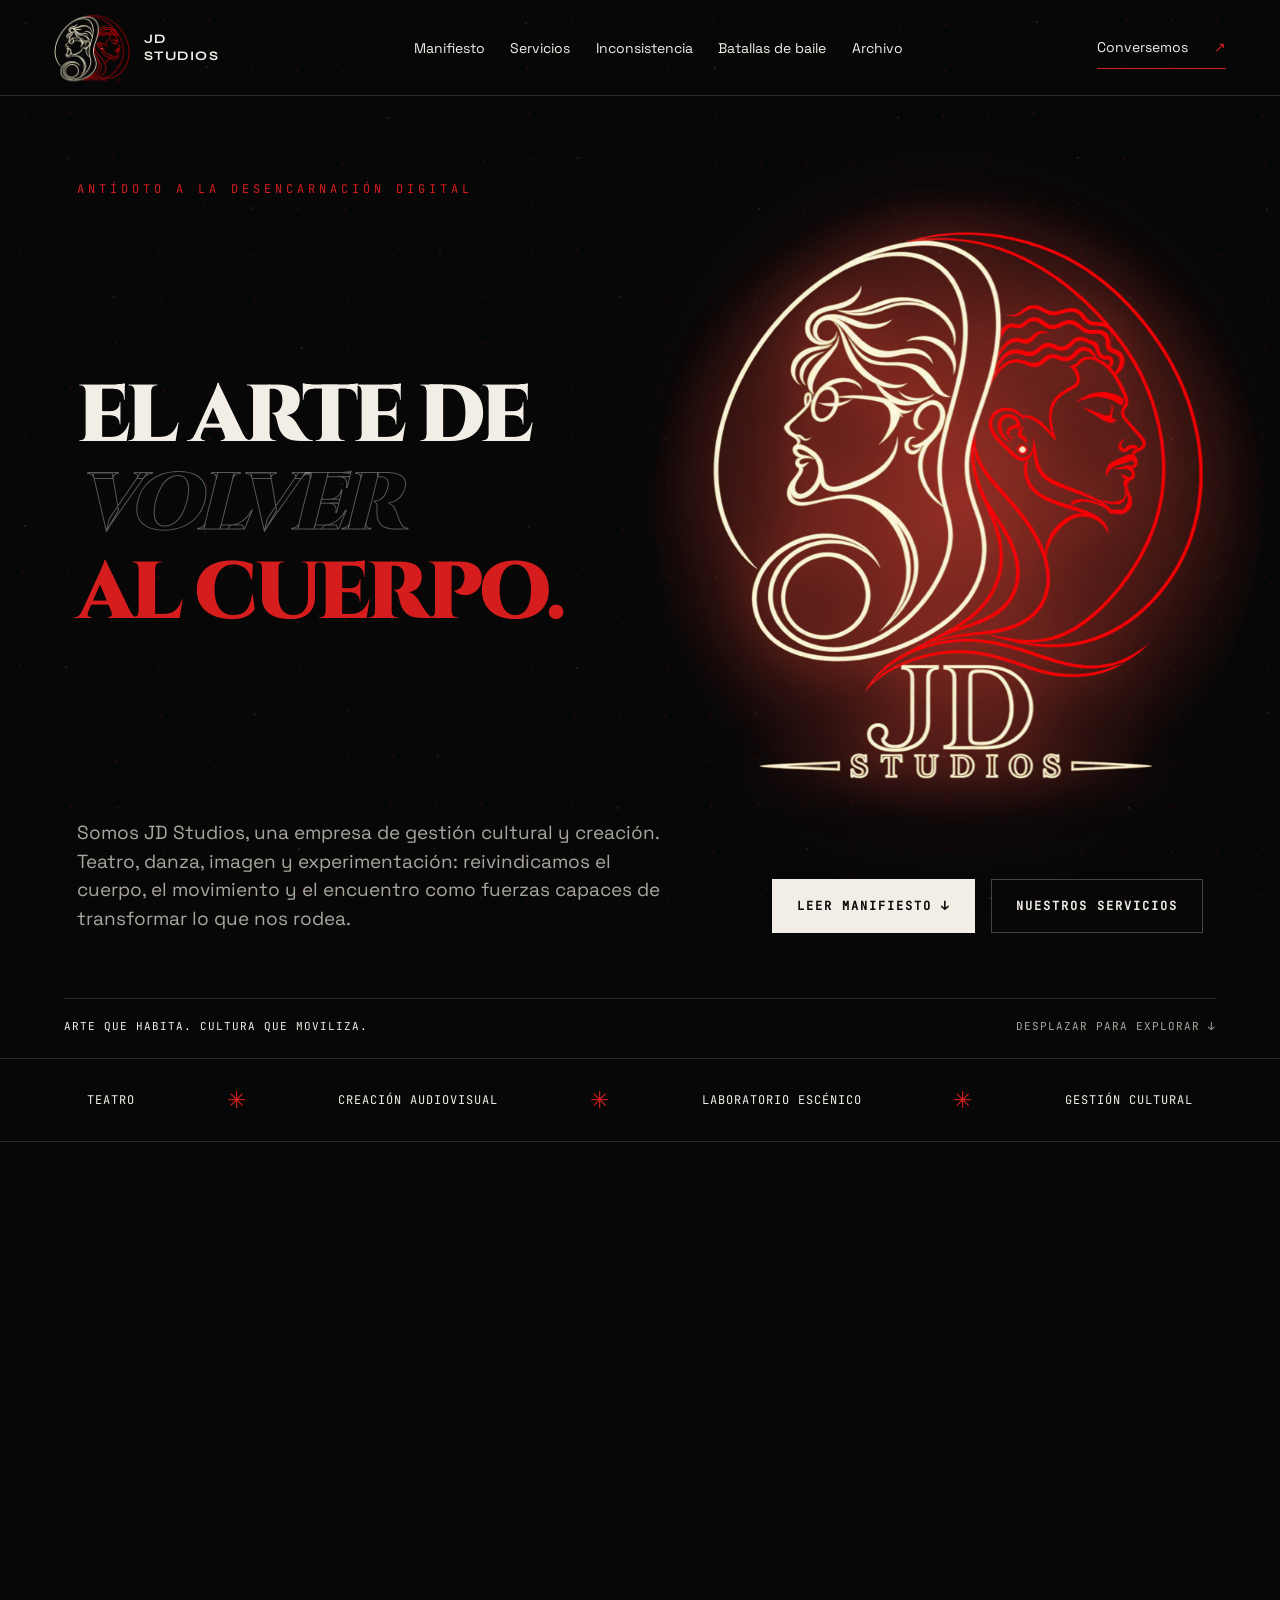
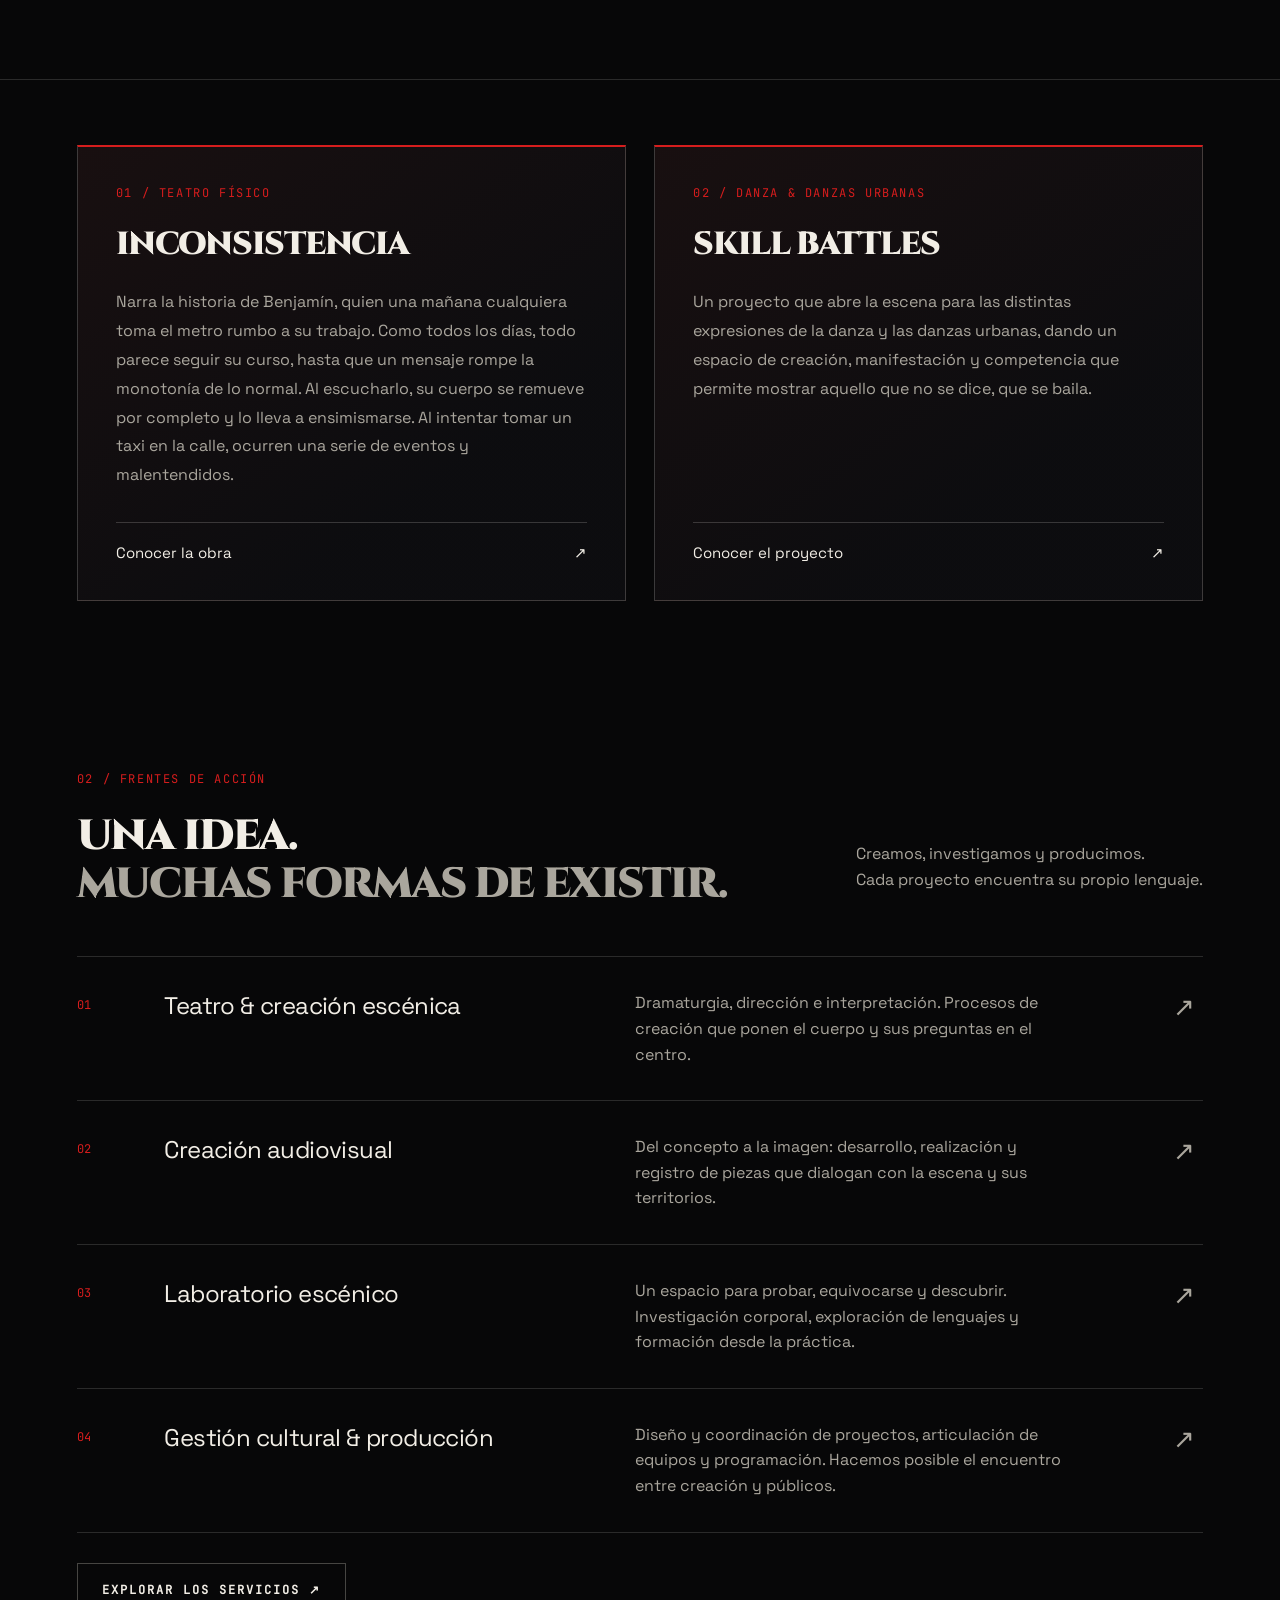
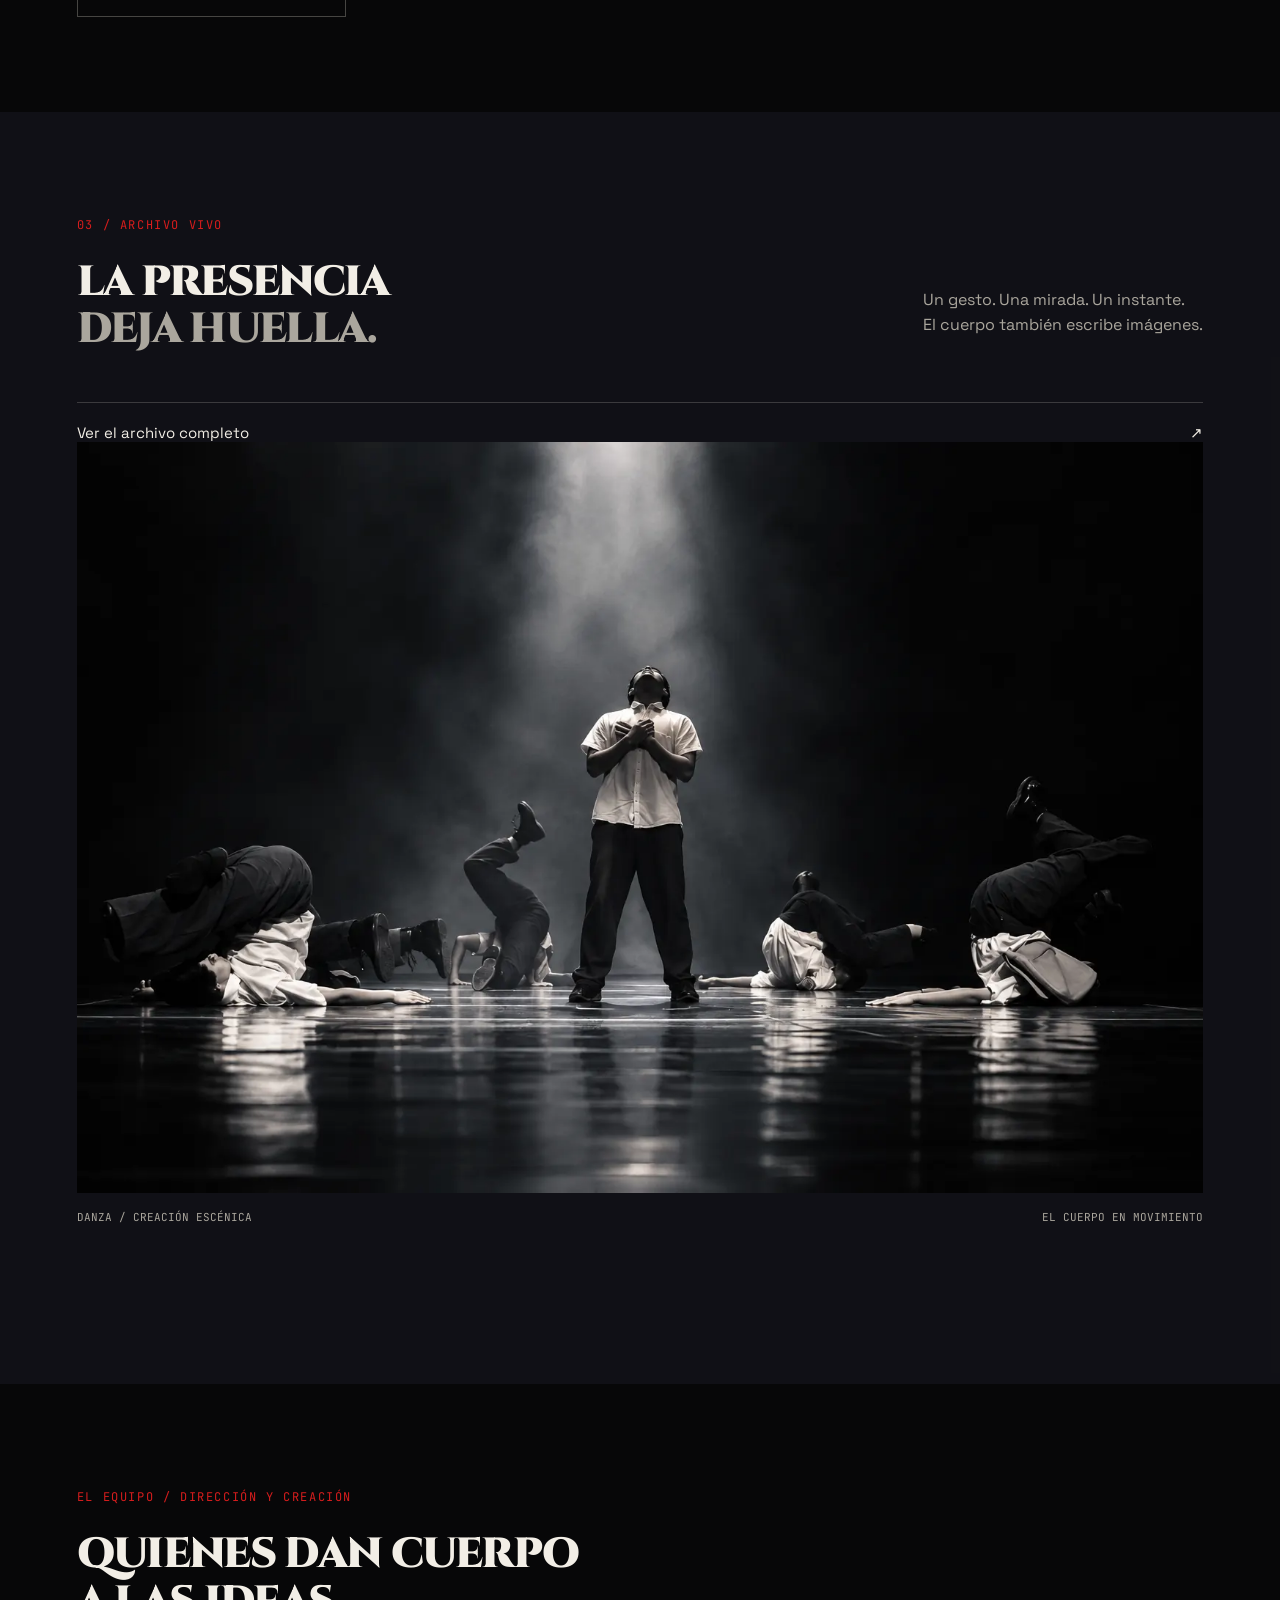
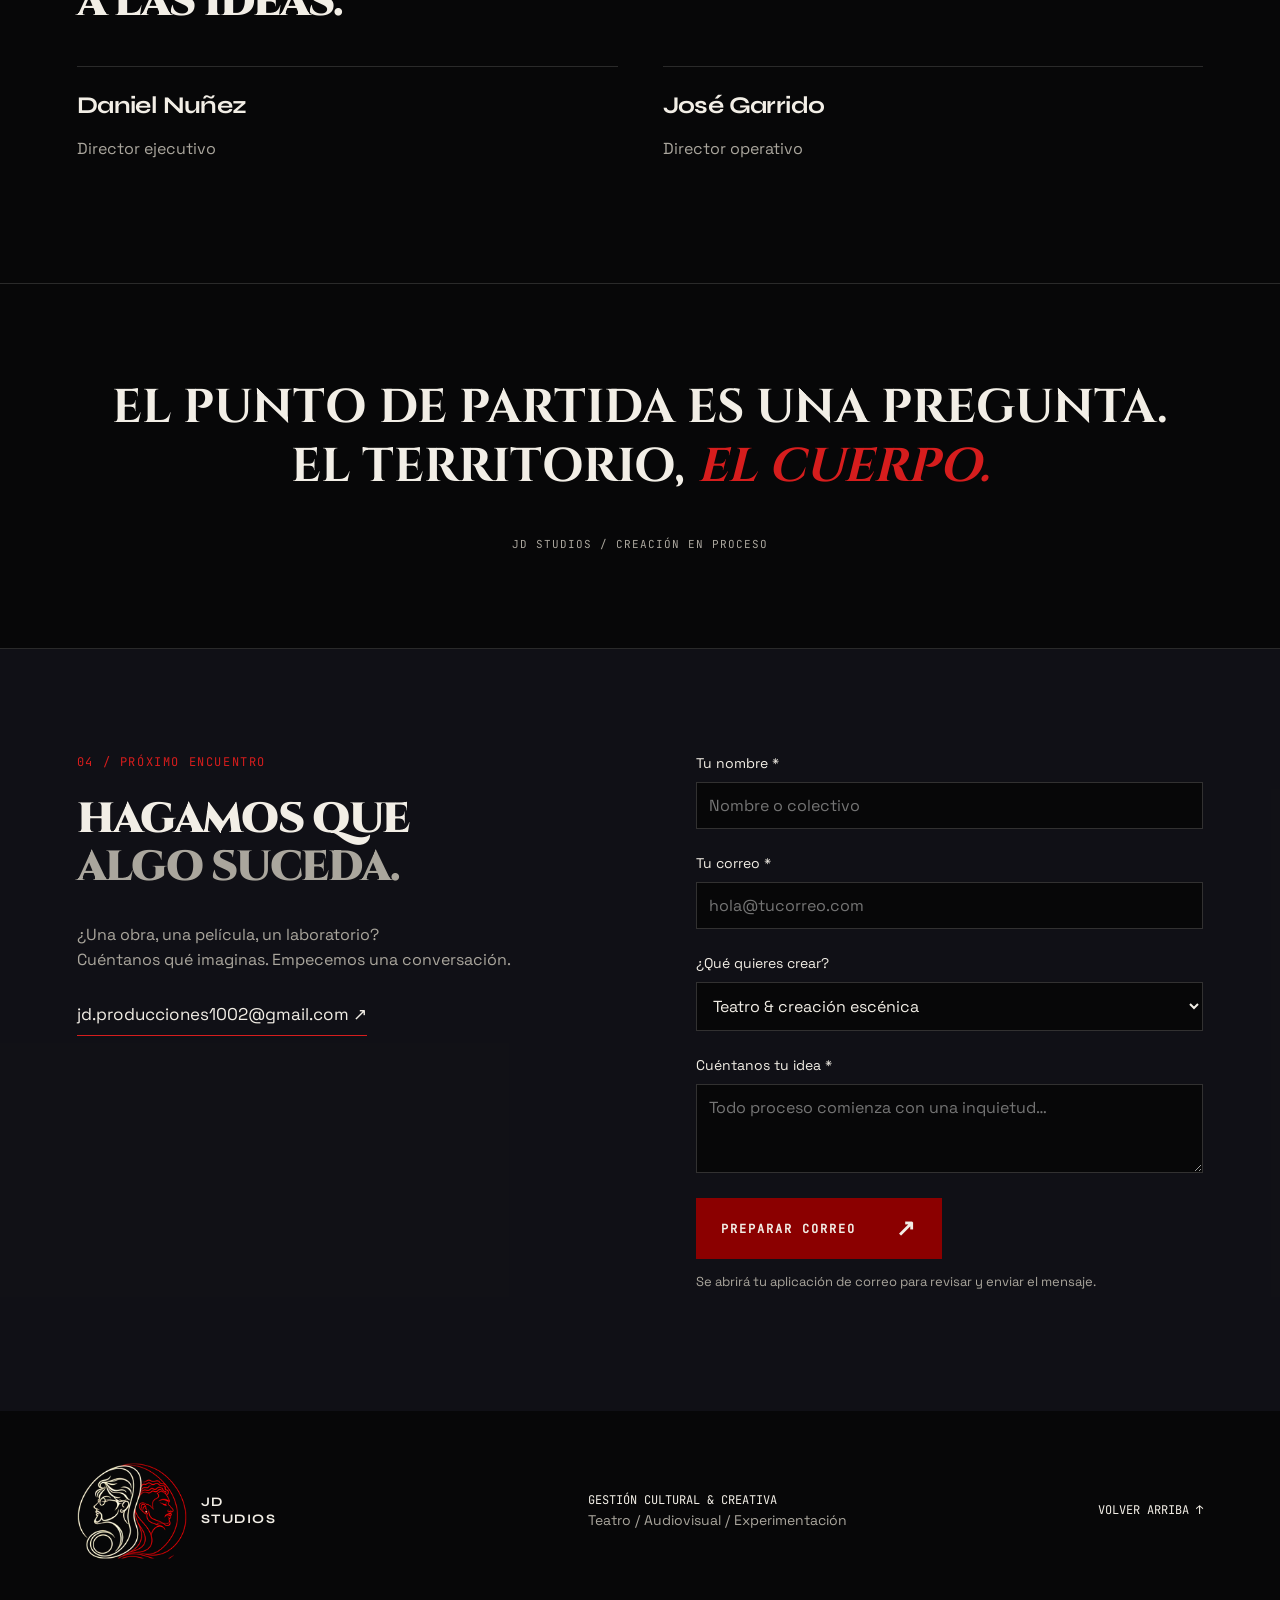
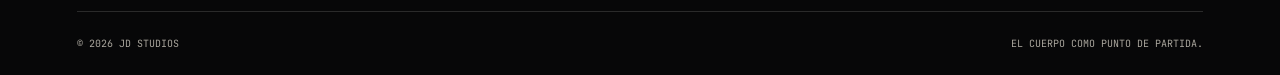
<file: index.html>
<!doctype html>
<html lang="es"><head><meta charset="utf-8"><meta name="viewport" content="width=device-width,initial-scale=1"><title>JD Studios — Gestión cultural y creativa</title><meta name="description" content="Teatro, creación audiovisual y laboratorio escénico. Damos cuerpo a ideas y acompañamos proyectos culturales desde la creación hasta el encuentro con sus públicos."><link rel="canonical" href="https://www.jdstudios.cl/"><meta property="og:type" content="website"><meta property="og:site_name" content="JD Studios"><meta property="og:locale" content="es_CL"><meta property="og:title" content="JD Studios — Gestión cultural y creativa"><meta property="og:description" content="Teatro, creación audiovisual y laboratorio escénico. Damos cuerpo a ideas y acompañamos proyectos culturales desde la creación hasta el encuentro con sus públicos."><meta property="og:url" content="https://www.jdstudios.cl/"><meta property="og:image" content="https://www.jdstudios.cl/assets/og/jd-studios.jpg"><meta property="og:image:width" content="1200"><meta property="og:image:height" content="630"><meta property="og:image:alt" content="Emblema de JD Studios"><meta name="twitter:card" content="summary_large_image"><link rel="icon" type="image/png" href="assets/opt/favicon-64.png"><link rel="preload" href="assets/fonts/space-grotesk.woff2" as="font" type="font/woff2" crossorigin><link rel="preload" href="assets/fonts/cinzel.woff2" as="font" type="font/woff2" crossorigin><link rel="preload" href="assets/fonts/jetbrains-mono.woff2" as="font" type="font/woff2" crossorigin><link rel="stylesheet" href="style.css?v=mobile1"></head>
<body><a class="skip" href="#principal">Saltar al contenido</a><header><a class="brand" href="#inicio" aria-label="JD Studios, inicio"><span class="logo-frame"><img decoding="async" width="320" height="320" src="assets/opt/logo-320.webp" srcset="assets/opt/logo-160.webp 160w, assets/opt/logo-320.webp 320w" sizes="146px" alt="Logo de JD Studios" loading="lazy"></span><span>JD<br>STUDIOS</span></a><nav aria-label="Navegación principal"><a href="manifiesto.html">Manifiesto</a><a href="servicios.html">Servicios</a><a href="inconsistencia.html">Inconsistencia</a><a href="bailes-skillbattles.html">Batallas de baile</a><a href="archivo.html">Archivo</a></nav><a class="header-contact" href="#contacto">Conversemos <span>↗</span></a></header>
<main id="principal"><section class="hero" id="inicio"><div class="hero-copy"><p class="eyebrow"><i></i> ANTÍDOTO A LA DESENCARNACIÓN DIGITAL</p><div class="hero-identity"><h1>El arte de<br><span class="outline">volver</span><br><em>al cuerpo.</em></h1><figure class="hero-emblem"><img decoding="async" width="1000" height="1117" src="assets/opt/jd-studios-1000.webp" srcset="assets/opt/jd-studios-640.webp 640w, assets/opt/jd-studios-1000.webp 1000w" sizes="(max-width:800px) 310px, 490px" alt="JD Studios: dos perfiles unidos en un emblema rojo y marfil" fetchpriority="high"></figure></div><div class="hero-summary"><p class="intro">Somos JD Studios, una empresa de gestión cultural y creación. Teatro, danza, imagen y experimentación: reivindicamos el cuerpo, el movimiento y el encuentro como fuerzas capaces de transformar lo que nos rodea.</p><div class="hero-actions"><a class="button" href="#manifiesto">Leer manifiesto ↓</a><a class="button secondary" href="servicios.html">Nuestros servicios</a></div></div></div><div class="hero-bottom"><span>ARTE QUE HABITA. CULTURA QUE MOVILIZA.</span><a href="#manifiesto">DESPLAZAR PARA EXPLORAR ↓</a></div></section>
<div class="discipline-strip" aria-label="Disciplinas"><span>TEATRO</span><b>✳</b><span>CREACIÓN AUDIOVISUAL</span><b>✳</b><span>LABORATORIO ESCÉNICO</span><b>✳</b><span>GESTIÓN CULTURAL</span></div>
<section class="manifest section" id="manifiesto"><div class="section-label">01 / MANIFIESTO</div><div><h2>La cultura no se observa.<br><em>Se manifiesta.</em></h2><div class="manifest-text"><p>Somos JD Studios, un espacio de gestión cultural y creación que cruza las artes escénicas, el lenguaje audiovisual y la investigación del cuerpo.</p><p>Nos interesa el arte que abre preguntas. Acompañamos ideas, articulamos colaboraciones y construimos las condiciones para que una intuición se convierta en una experiencia compartida.</p></div><p class="signature">DE LA INQUIETUD AL ENCUENTRO. <span>↗</span></p></div></section>
<section class="project-pair section" id="proyectos" aria-label="Proyectos"><article class="project-card"><p class="section-label">01 / TEATRO FÍSICO</p><h2>Inconsistencia</h2><p>Narra la historia de Benjamín, quien una mañana cualquiera toma el metro rumbo a su trabajo. Como todos los días, todo parece seguir su curso, hasta que un mensaje rompe la monotonía de lo normal. Al escucharlo, su cuerpo se remueve por completo y lo lleva a ensimismarse. Al intentar tomar un taxi en la calle, ocurren una serie de eventos y malentendidos.</p><a class="project-link" href="inconsistencia.html">Conocer la obra <span aria-hidden="true">↗</span></a></article><article class="project-card"><p class="section-label">02 / DANZA & DANZAS URBANAS</p><h2>Skill Battles</h2><p>Un proyecto que abre la escena para las distintas expresiones de la danza y las danzas urbanas, dando un espacio de creación, manifestación y competencia que permite mostrar aquello que no se dice, que se baila.</p><a class="project-link" href="bailes-skillbattles.html">Conocer el proyecto <span aria-hidden="true">↗</span></a></article></section>
<section class="services section" id="frentes"><div class="section-heading"><div><p class="section-label">02 / FRENTES DE ACCIÓN</p><h2>Una idea.<br><em>Muchas formas de existir.</em></h2></div><p>Creamos, investigamos y producimos.<br>Cada proyecto encuentra su propio lenguaje.</p></div><div class="service-list"><article><span class="number">01</span><h3>Teatro & creación escénica</h3><p>Dramaturgia, dirección e interpretación. Procesos de creación que ponen el cuerpo y sus preguntas en el centro.</p><span class="service-symbol">↗</span></article><article><span class="number">02</span><h3>Creación audiovisual</h3><p>Del concepto a la imagen: desarrollo, realización y registro de piezas que dialogan con la escena y sus territorios.</p><span class="service-symbol">↗</span></article><article><span class="number">03</span><h3>Laboratorio escénico</h3><p>Un espacio para probar, equivocarse y descubrir. Investigación corporal, exploración de lenguajes y formación desde la práctica.</p><span class="service-symbol">↗</span></article><article><span class="number">04</span><h3>Gestión cultural & producción</h3><p>Diseño y coordinación de proyectos, articulación de equipos y programación. Hacemos posible el encuentro entre creación y públicos.</p><span class="service-symbol">↗</span></article></div><a class="button secondary services-link" href="servicios.html">Explorar los servicios ↗</a></section>
<section class="archive section" id="archivo"><div class="section-heading"><div><p class="section-label">03 / ARCHIVO VIVO</p><h2>La presencia<br><em>deja huella.</em></h2></div><p>Un gesto. Una mirada. Un instante.<br>El cuerpo también escribe imágenes.</p></div><a class="project-link" href="archivo.html">Ver el archivo completo <span aria-hidden="true">↗</span></a><figure class="dance"><img decoding="async" width="1536" height="1024" src="assets/opt/baile-dani-1536.webp" srcset="assets/opt/baile-dani-800.webp 800w, assets/opt/baile-dani-1536.webp 1536w" sizes="92vw" alt="Intérpretes de danza en un escenario oscuro bajo un haz de luz" loading="lazy"><figcaption><span>DANZA / CREACIÓN ESCÉNICA</span><span>EL CUERPO EN MOVIMIENTO</span></figcaption></figure></section>
<section class="team section" id="equipo"><p class="section-label">EL EQUIPO / DIRECCIÓN Y CREACIÓN</p><h2>Quienes dan cuerpo<br>a las ideas.</h2><div class="team-grid"><article><h3>Daniel Nuñez</h3><p>Director ejecutivo</p></article><article><h3>José Garrido</h3><p>Director operativo</p></article></div></section><section class="statement"><p>El punto de partida es una pregunta.<br>El territorio, <em>el cuerpo.</em></p><span>JD STUDIOS / CREACIÓN EN PROCESO</span></section>
<section class="contact section" id="contacto"><div><p class="section-label">04 / PRÓXIMO ENCUENTRO</p><h2>Hagamos que<br><em>algo suceda.</em></h2><p>¿Una obra, una película, un laboratorio?<br>Cuéntanos qué imaginas. Empecemos una conversación.</p><a class="email" href="mailto:jd.producciones1002@gmail.com">jd.producciones1002@gmail.com ↗</a></div><form id="contact-form"><label for="name">Tu nombre *</label><input id="name" name="name" autocomplete="name" required placeholder="Nombre o colectivo"><label for="email">Tu correo *</label><input id="email" name="email" type="email" autocomplete="email" required placeholder="hola@tucorreo.com"><label for="discipline">¿Qué quieres crear?</label><select id="discipline" name="discipline"><option>Teatro & creación escénica</option><option>Creación audiovisual</option><option>Laboratorio escénico</option><option>Gestión cultural & producción</option><option>Un cruce entre disciplinas</option></select><label for="proposal">Cuéntanos tu idea *</label><textarea id="proposal" name="proposal" rows="3" required placeholder="Todo proceso comienza con una inquietud…"></textarea><button class="button" type="submit">Preparar correo <span>↗</span></button><p class="form-note">Se abrirá tu aplicación de correo para revisar y enviar el mensaje.</p><p id="form-status" role="status"></p></form></section></main>
<footer><a class="brand" href="#inicio"><span class="logo-frame"><img decoding="async" width="320" height="320" src="assets/opt/logo-320.webp" srcset="assets/opt/logo-160.webp 160w, assets/opt/logo-320.webp 320w" sizes="146px" alt="Logo de JD Studios"></span><span>JD<br>STUDIOS</span></a><p>GESTIÓN CULTURAL & CREATIVA<br><span>Teatro / Audiovisual / Experimentación</span></p><a href="#inicio">VOLVER ARRIBA ↑</a><div class="footer-bottom"><span>© 2026 JD STUDIOS</span><span>EL CUERPO COMO PUNTO DE PARTIDA.</span></div></footer><script src="app.js"></script><script src="motion.js?v=mobile1"></script><script src="bg.js?v=perf1"></script></body></html>
</file>
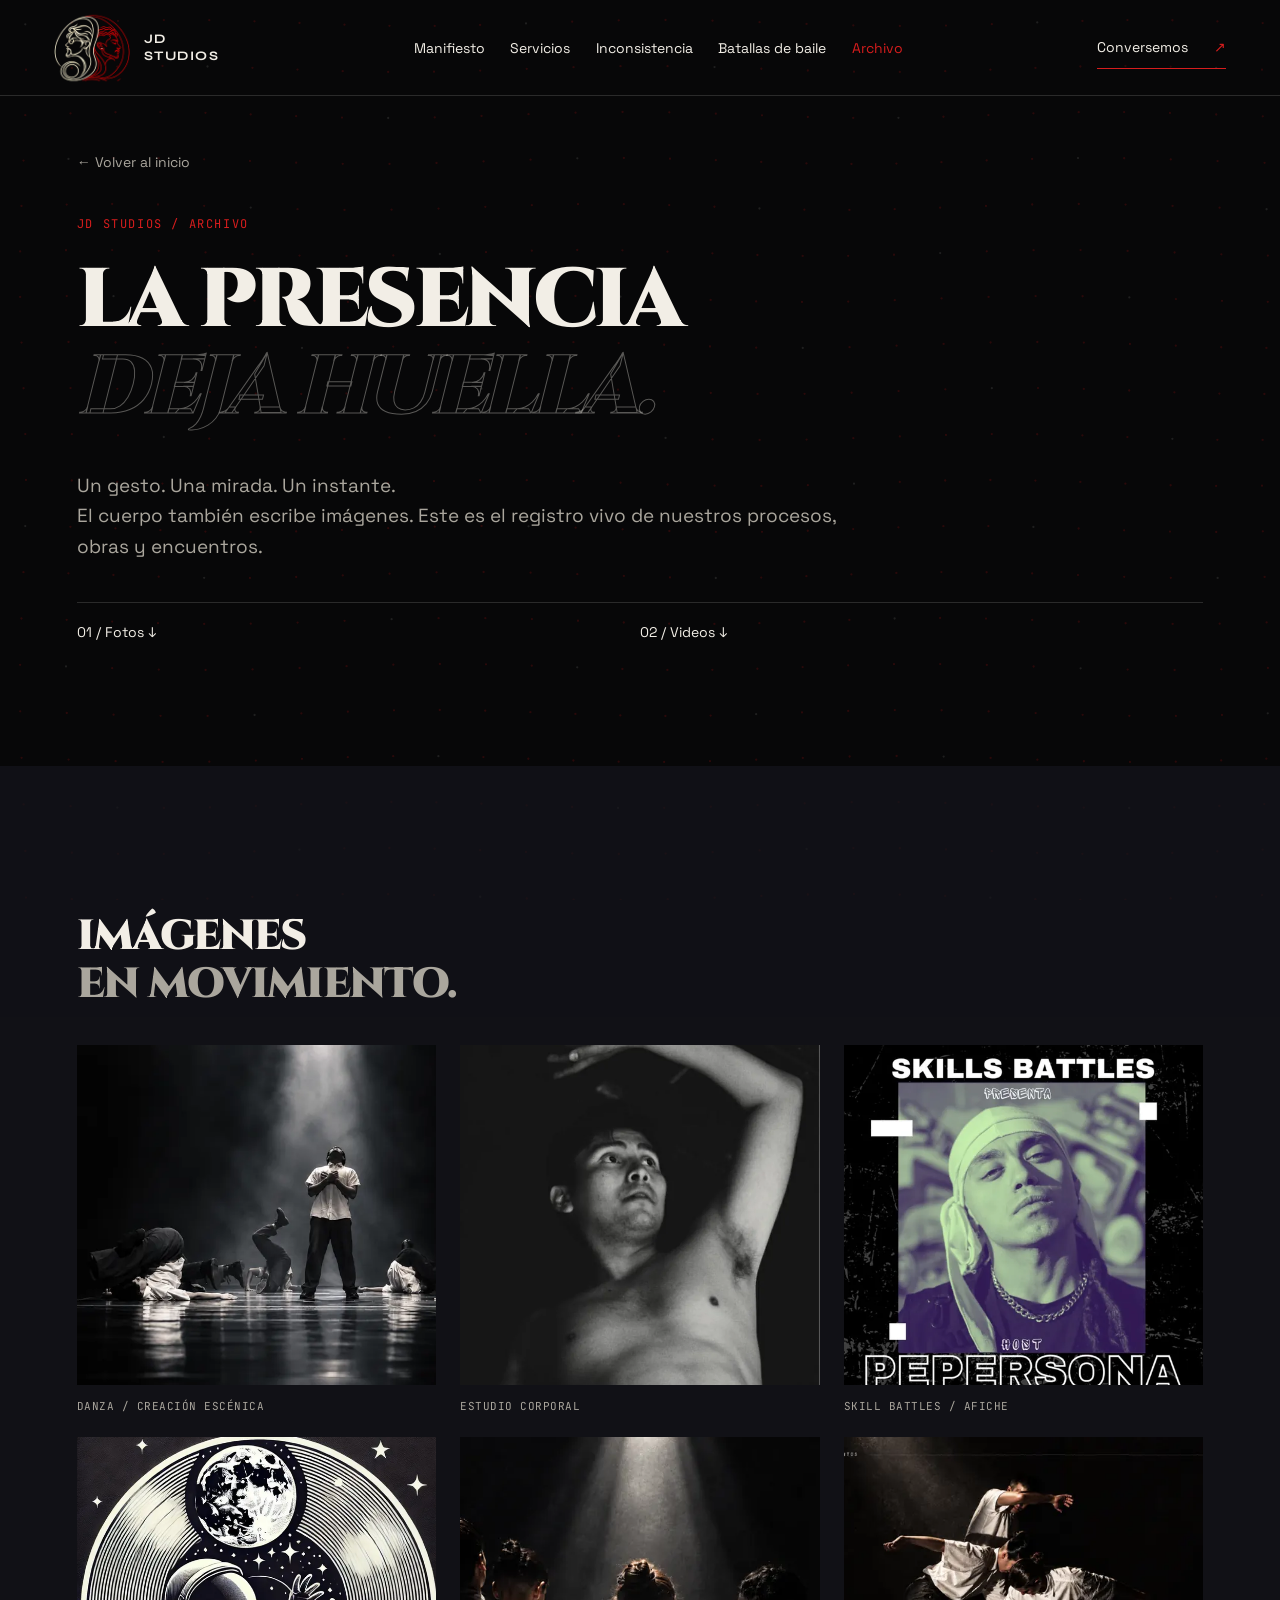
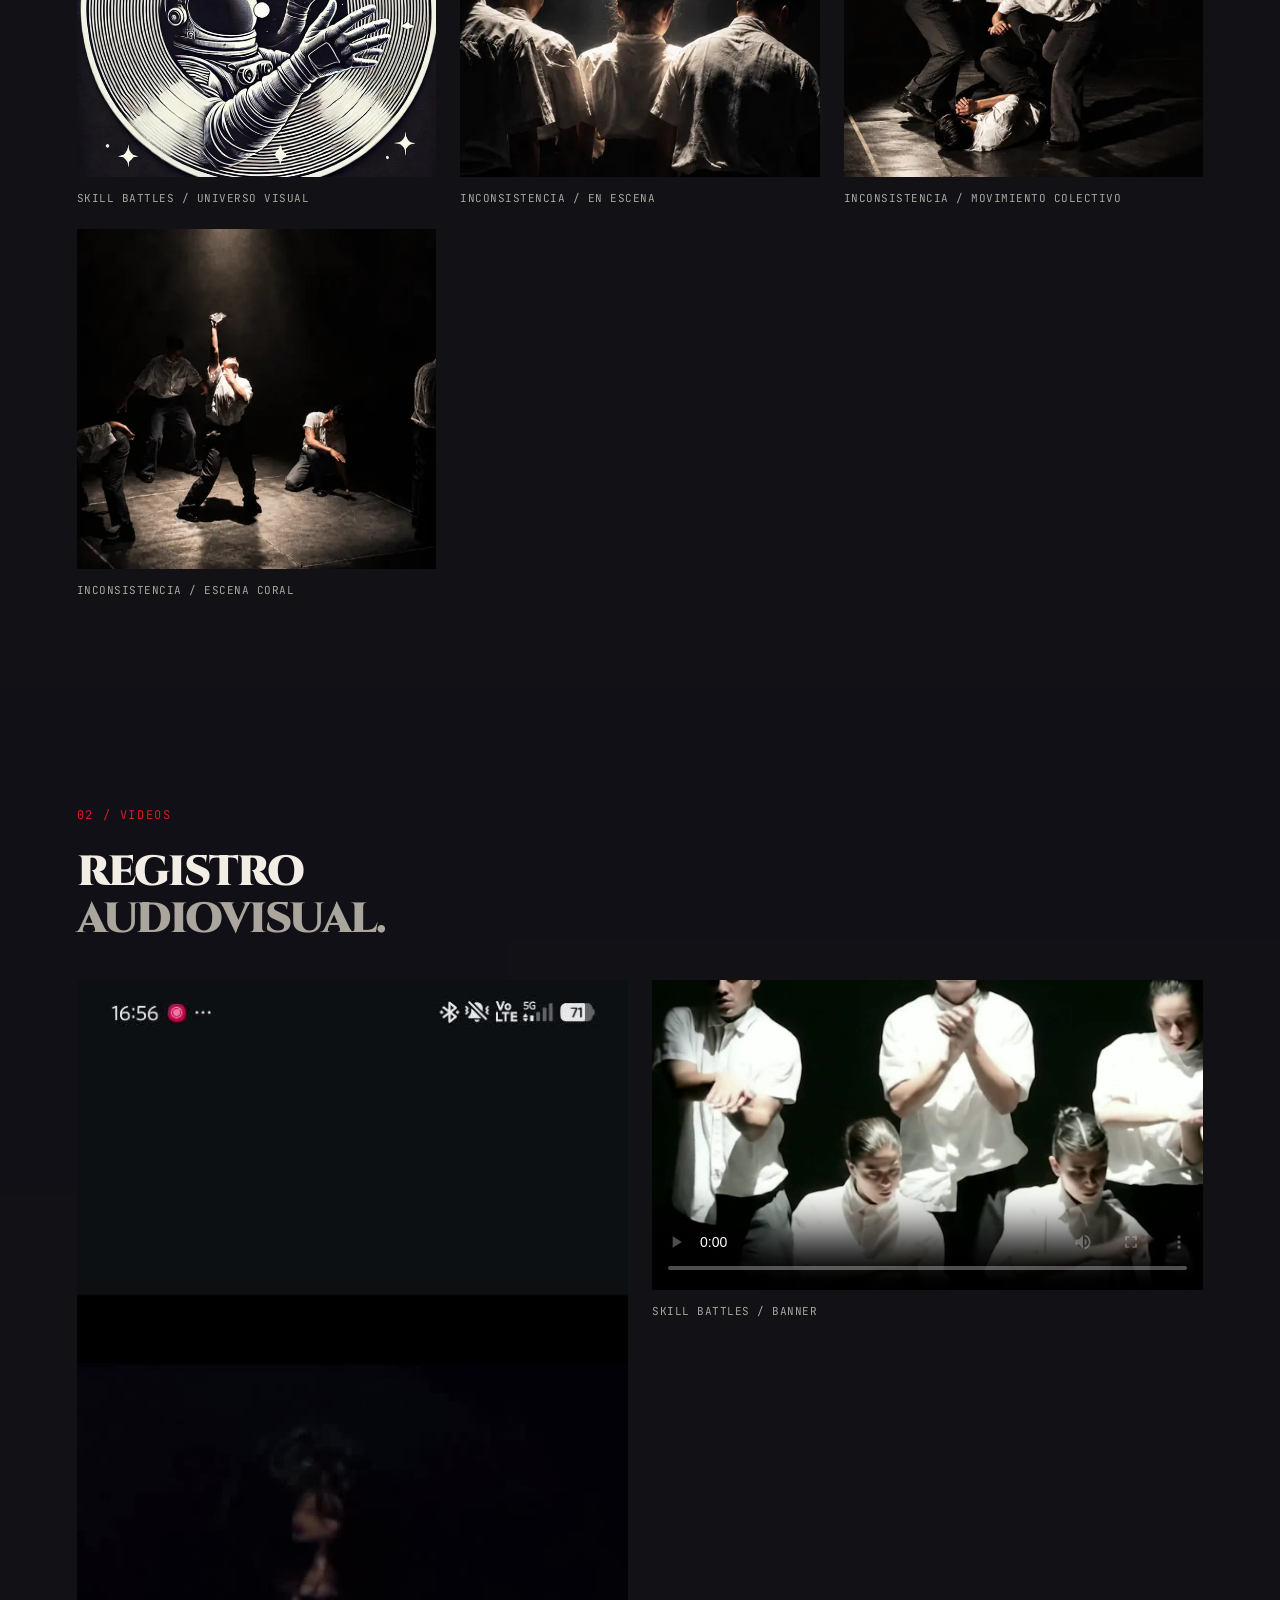
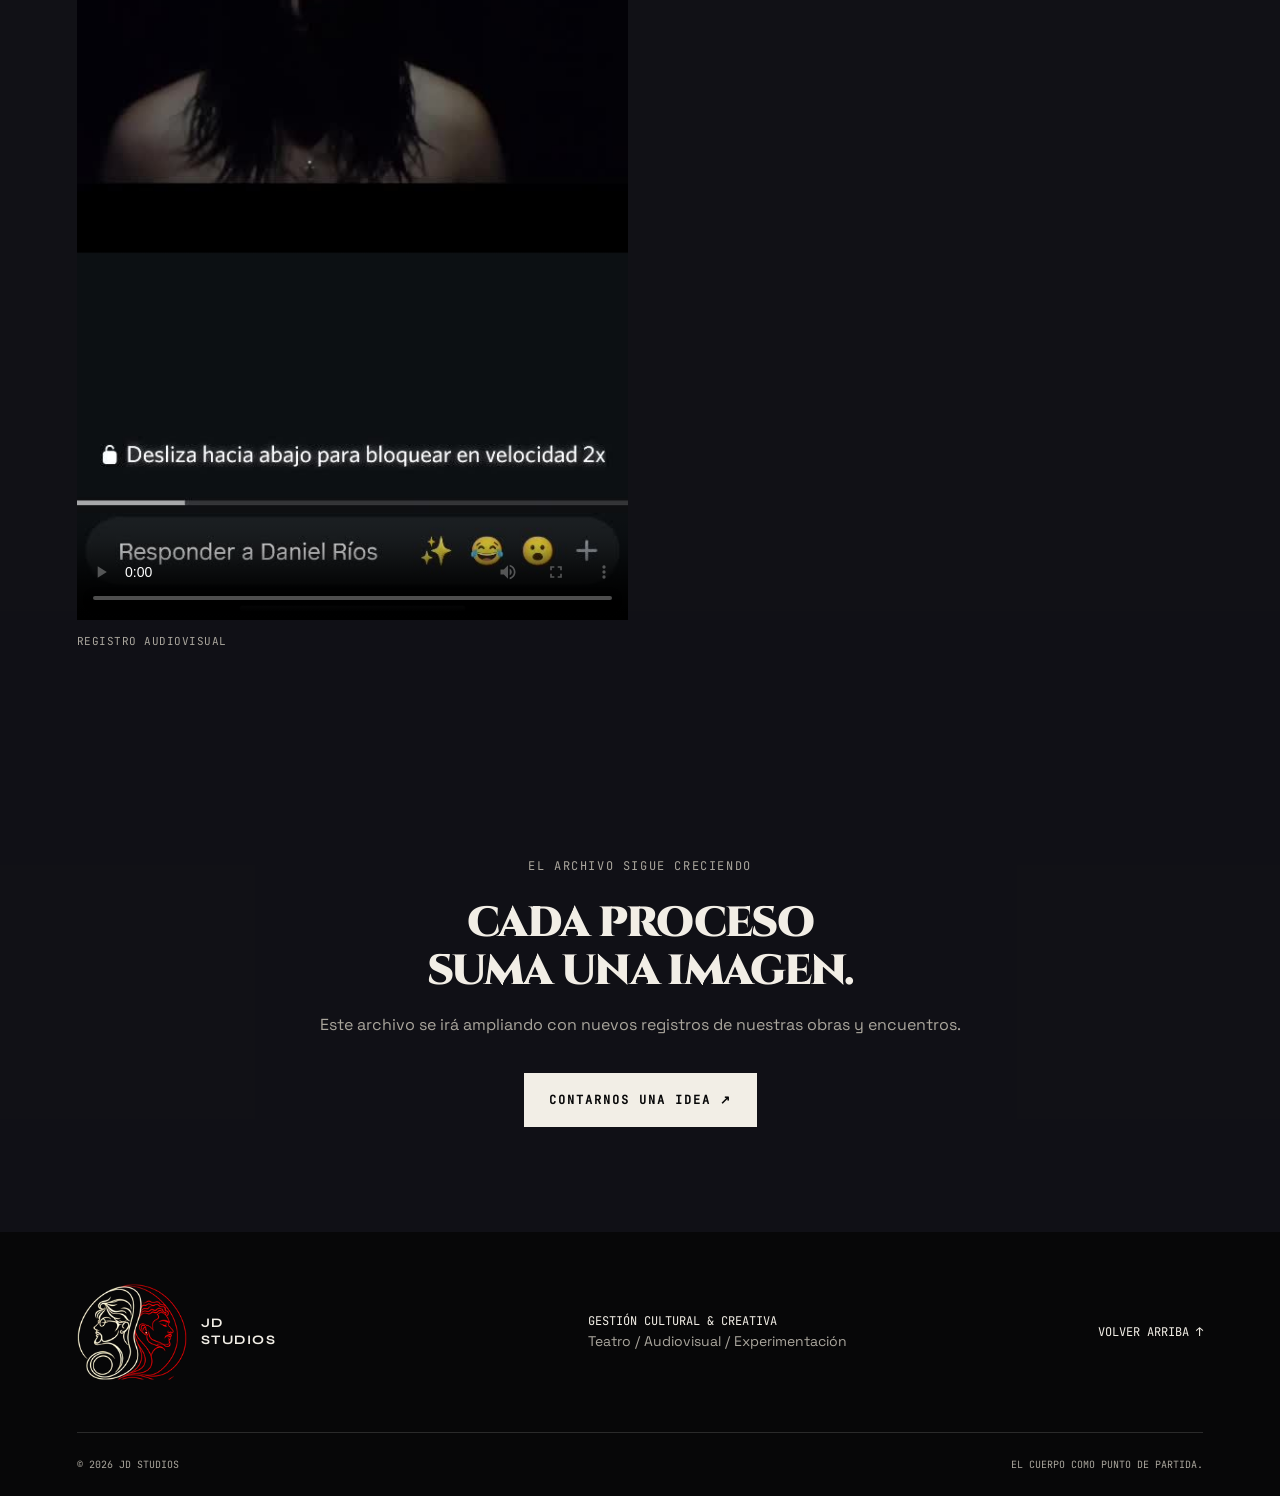
<file: archivo.html>
<!doctype html>
<html lang="es"><head><meta charset="utf-8"><meta name="viewport" content="width=device-width,initial-scale=1"><title>Archivo — JD Studios</title><meta name="description" content="Archivo vivo de JD Studios: fotografías y videos de nuestros procesos creativos, obras y encuentros."><link rel="canonical" href="https://www.jdstudios.cl/archivo.html"><meta property="og:type" content="website"><meta property="og:site_name" content="JD Studios"><meta property="og:locale" content="es_CL"><meta property="og:title" content="Archivo — JD Studios"><meta property="og:description" content="Archivo vivo de JD Studios: fotografías y videos de nuestros procesos creativos, obras y encuentros."><meta property="og:url" content="https://www.jdstudios.cl/archivo.html"><meta property="og:image" content="https://www.jdstudios.cl/assets/og/jd-studios.jpg"><meta property="og:image:width" content="1200"><meta property="og:image:height" content="630"><meta property="og:image:alt" content="Emblema de JD Studios"><meta name="twitter:card" content="summary_large_image"><link rel="icon" type="image/png" href="assets/opt/favicon-64.png"><link rel="preload" href="assets/fonts/space-grotesk.woff2" as="font" type="font/woff2" crossorigin><link rel="preload" href="assets/fonts/cinzel.woff2" as="font" type="font/woff2" crossorigin><link rel="preload" href="assets/fonts/jetbrains-mono.woff2" as="font" type="font/woff2" crossorigin><link rel="stylesheet" href="style.css?v=mobile1"><style>.archive-page-grid{display:grid;grid-template-columns:repeat(3,minmax(0,1fr));gap:24px;margin-top:36px}.archive-page-grid.video-grid{grid-template-columns:repeat(2,minmax(0,1fr))}.archive-page-grid figure{margin:0;min-width:0}.archive-page-grid img,.archive-page-grid video{display:block;width:100%;height:340px;object-fit:cover;object-position:center}.archive-page-grid .video-grid img,.archive-page-grid video{height:auto}.archive-page-grid video{height:auto;background:#000}.archive-page-grid figcaption{font:11px 'JetBrains Mono',monospace;color:var(--muted);padding-top:14px;letter-spacing:.5px}@media(max-width:800px){.archive-page-grid{grid-template-columns:repeat(2,minmax(0,1fr))}}@media(max-width:600px){.archive-page-grid,.archive-page-grid.video-grid{grid-template-columns:1fr}}</style></head>
<body><a class="skip" href="#principal">Saltar al contenido</a><header><a class="brand" href="index.html" aria-label="JD Studios, inicio"><span class="logo-frame"><img decoding="async" width="320" height="320" src="assets/opt/logo-320.webp" srcset="assets/opt/logo-160.webp 160w, assets/opt/logo-320.webp 320w" sizes="146px" alt="Logo de JD Studios" loading="lazy"></span><span>JD<br>STUDIOS</span></a><nav aria-label="Navegación principal"><a href="manifiesto.html">Manifiesto</a><a href="servicios.html">Servicios</a><a href="inconsistencia.html">Inconsistencia</a><a href="bailes-skillbattles.html">Batallas de baile</a><a href="archivo.html" aria-current="page">Archivo</a></nav><a class="header-contact" href="index.html#contacto">Conversemos <span>↗</span></a></header><main id="principal"><section class="service-intro section"><a class="back-link" href="index.html">← Volver al inicio</a><p class="section-label">JD STUDIOS / ARCHIVO</p><h1>La presencia<br><span class="outline">deja huella.</span></h1><p>Un gesto. Una mirada. Un instante.<br>El cuerpo también escribe imágenes. Este es el registro vivo de nuestros procesos, obras y encuentros.</p><nav class="service-index" aria-label="Explorar archivo"><a href="#fotos">01 / Fotos ↓</a><a href="#videos">02 / Videos ↓</a></nav></section><section class="battle-gallery section" id="fotos"><p class="section-label">01 / FOTOS</p><h2>Imágenes<br><em>en movimiento.</em></h2><div class="archive-page-grid"><figure><img decoding="async" width="1536" height="1024" src="assets/opt/baile-dani-1536.webp" srcset="assets/opt/baile-dani-800.webp 800w, assets/opt/baile-dani-1536.webp 1536w" sizes="(max-width:600px) 92vw, (max-width:800px) 46vw, 30vw" alt="Intérpretes de danza en un escenario oscuro bajo un haz de luz" loading="lazy"><figcaption>DANZA / CREACIÓN ESCÉNICA</figcaption></figure><figure><img decoding="async" width="1013" height="1280" src="assets/opt/cuerpo-1013.webp" srcset="assets/opt/cuerpo-700.webp 700w, assets/opt/cuerpo-1013.webp 1013w" sizes="(max-width:600px) 92vw, (max-width:800px) 46vw, 30vw" alt="Estudio corporal en blanco y negro: gesto del brazo, mirada y torso" loading="lazy"><figcaption>ESTUDIO CORPORAL</figcaption></figure><figure><img decoding="async" width="931" height="978" src="assets/opt/poster-931.webp" srcset="assets/opt/poster-600.webp 600w, assets/opt/poster-931.webp 931w" sizes="(max-width:600px) 92vw, (max-width:800px) 46vw, 30vw" alt="Afiche de Skill Battles con una artista invitada" loading="lazy"><figcaption>SKILL BATTLES / AFICHE</figcaption></figure><figure><img decoding="async" width="1200" height="1182" src="assets/opt/moon-1200.webp" srcset="assets/opt/moon-700.webp 700w, assets/opt/moon-1200.webp 1200w" sizes="(max-width:600px) 92vw, (max-width:800px) 46vw, 30vw" alt="Universo visual de Skill Battles: astronauta y luna" loading="lazy"><figcaption>SKILL BATTLES / UNIVERSO VISUAL</figcaption></figure><figure><img decoding="async" width="1600" height="900" src="assets/opt/inconsistencia-1-1600.webp" srcset="assets/opt/inconsistencia-1-800.webp 800w, assets/opt/inconsistencia-1-1600.webp 1600w" sizes="(max-width:600px) 92vw, (max-width:800px) 46vw, 30vw" alt="Cuatro intérpretes de espaldas bajo un haz de luz en el escenario" loading="lazy"><figcaption>INCONSISTENCIA / EN ESCENA</figcaption></figure><figure><img decoding="async" width="1600" height="900" src="assets/opt/inconsistencia-2-1600.webp" srcset="assets/opt/inconsistencia-2-800.webp 800w, assets/opt/inconsistencia-2-1600.webp 1600w" sizes="(max-width:600px) 92vw, (max-width:800px) 46vw, 30vw" alt="Intérpretes de Inconsistencia en una composición de movimiento colectivo" loading="lazy"><figcaption>INCONSISTENCIA / MOVIMIENTO COLECTIVO</figcaption></figure><figure><img decoding="async" width="1600" height="900" src="assets/opt/inconsistencia-3-1600.webp" srcset="assets/opt/inconsistencia-3-800.webp 800w, assets/opt/inconsistencia-3-1600.webp 1600w" sizes="(max-width:600px) 92vw, (max-width:800px) 46vw, 30vw" alt="Escena coral de Inconsistencia con un intérprete alzando un teléfono hacia la luz" loading="lazy"><figcaption>INCONSISTENCIA / ESCENA CORAL</figcaption></figure></div></section><section class="battle-gallery section" id="videos"><p class="section-label">02 / VIDEOS</p><h2>Registro<br><em>audiovisual.</em></h2><div class="archive-page-grid video-grid"><figure><video controls playsinline preload="metadata" poster="assets/registro-poster.jpg" aria-label="Registro audiovisual de referencia"><source src="assets/registro.mp4" type="video/mp4">Tu navegador no permite reproducir este video. <a href="assets/registro.mp4">Abrir registro audiovisual</a>.</video><figcaption>REGISTRO AUDIOVISUAL</figcaption></figure><figure><video controls playsinline preload="metadata" poster="assets/skillsbattles-banner-poster.jpg" aria-label="Banner audiovisual de Skill Battles"><source src="assets/skillsbattles-banner.mp4" type="video/mp4">Tu navegador no permite reproducir este video. <a href="assets/skillsbattles-banner.mp4">Abrir video de Skill Battles</a>.</video><figcaption>SKILL BATTLES / BANNER</figcaption></figure></div></section><section class="service-closing section"><p class="section-label">EL ARCHIVO SIGUE CRECIENDO</p><h2>Cada proceso<br>suma una imagen.</h2><p>Este archivo se irá ampliando con nuevos registros de nuestras obras y encuentros.</p><a class="button" href="index.html#contacto">Contarnos una idea ↗</a></section></main><footer><a class="brand" href="index.html"><span class="logo-frame"><img decoding="async" width="320" height="320" src="assets/opt/logo-320.webp" srcset="assets/opt/logo-160.webp 160w, assets/opt/logo-320.webp 320w" sizes="146px" alt="Logo de JD Studios"></span><span>JD<br>STUDIOS</span></a><p>GESTIÓN CULTURAL & CREATIVA<br><span>Teatro / Audiovisual / Experimentación</span></p><a href="index.html">VOLVER ARRIBA ↑</a><div class="footer-bottom"><span>© 2026 JD STUDIOS</span><span>EL CUERPO COMO PUNTO DE PARTIDA.</span></div></footer><script src="motion.js?v=mobile1"></script><script src="bg.js?v=perf1"></script></body></html>
</file>
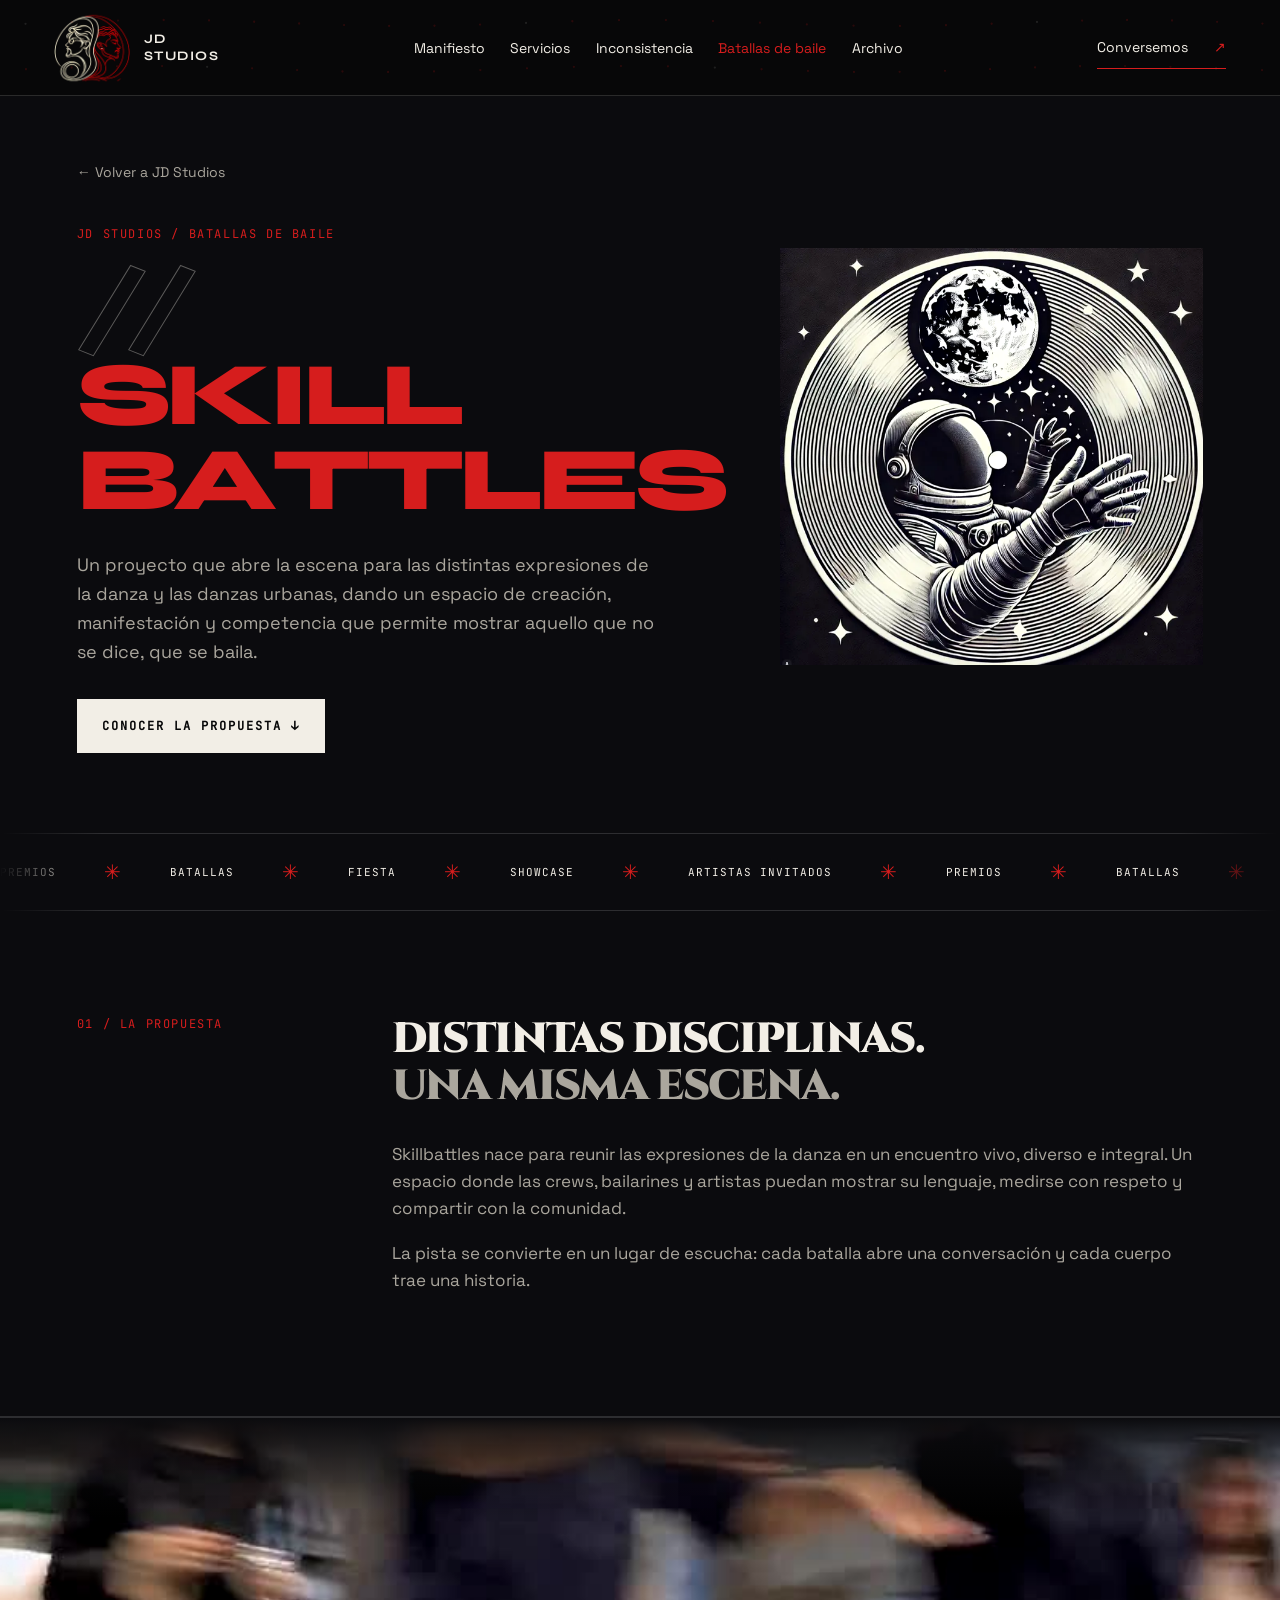
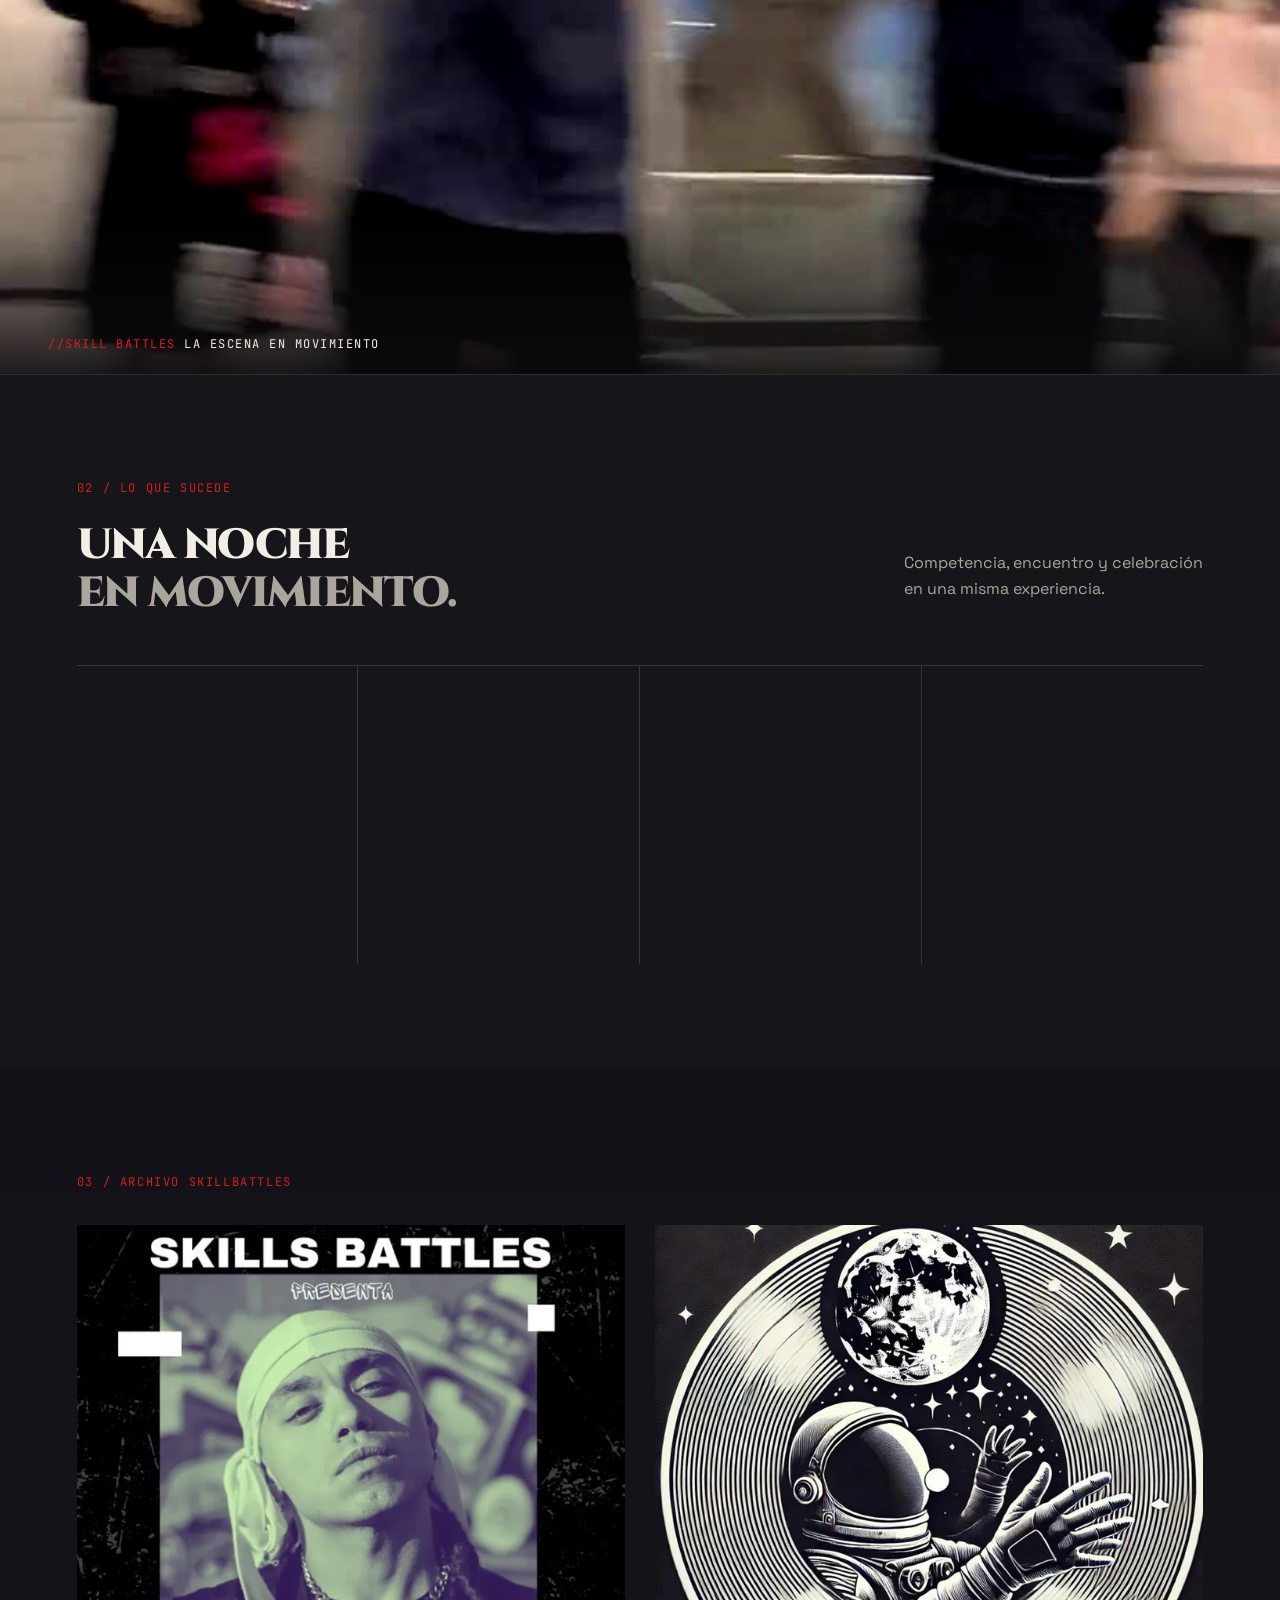
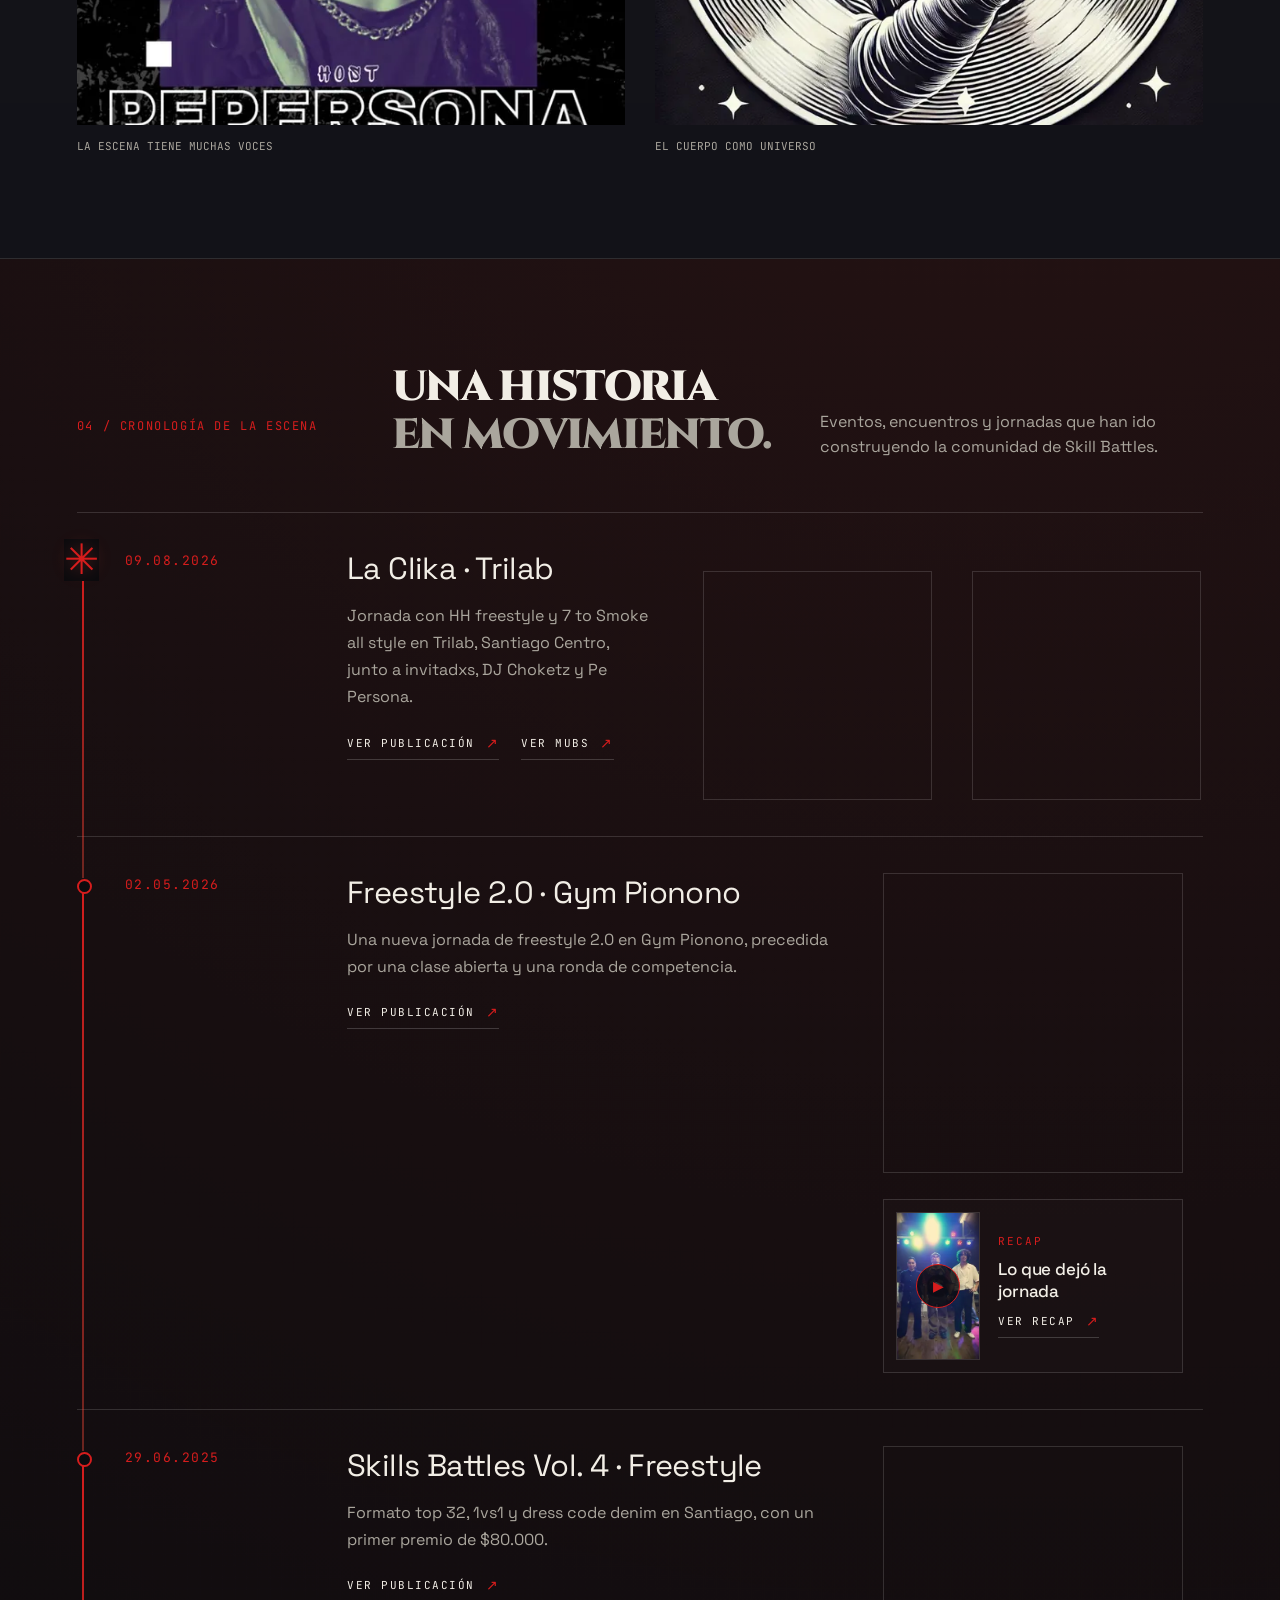
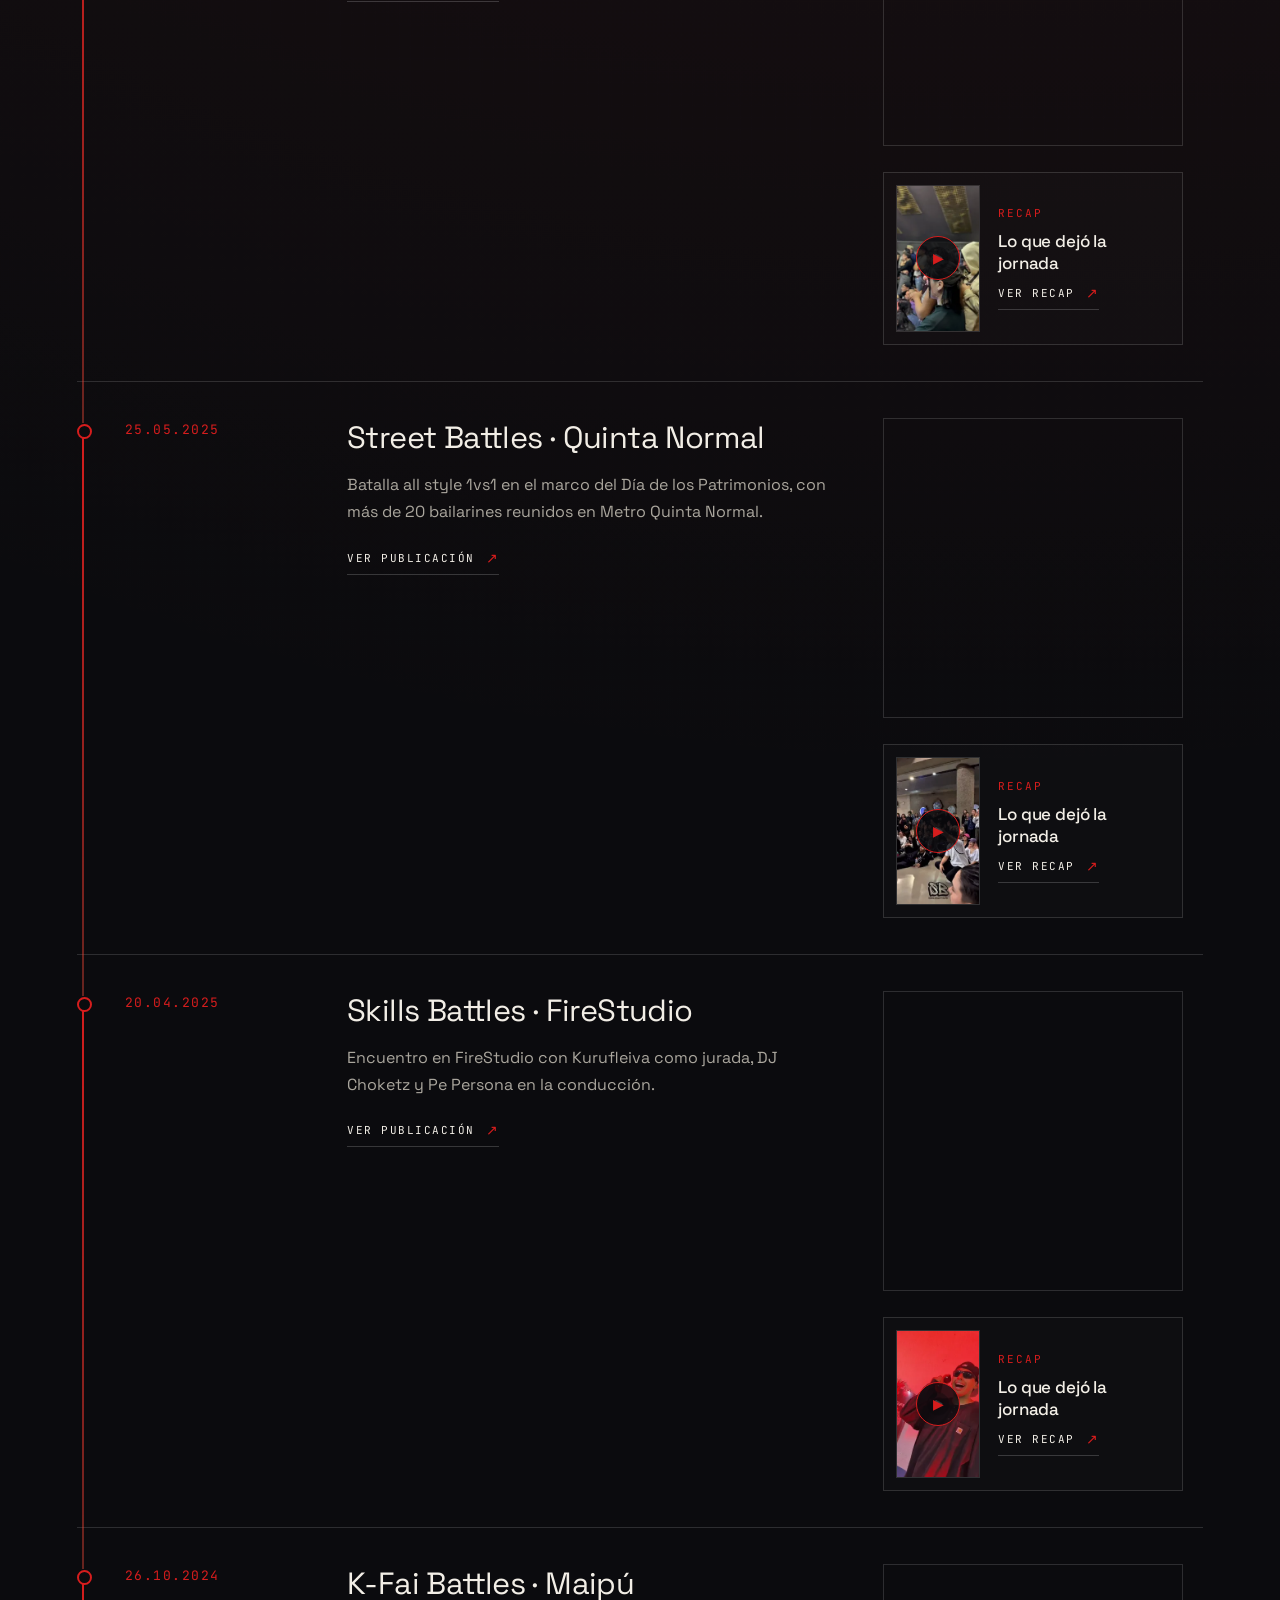
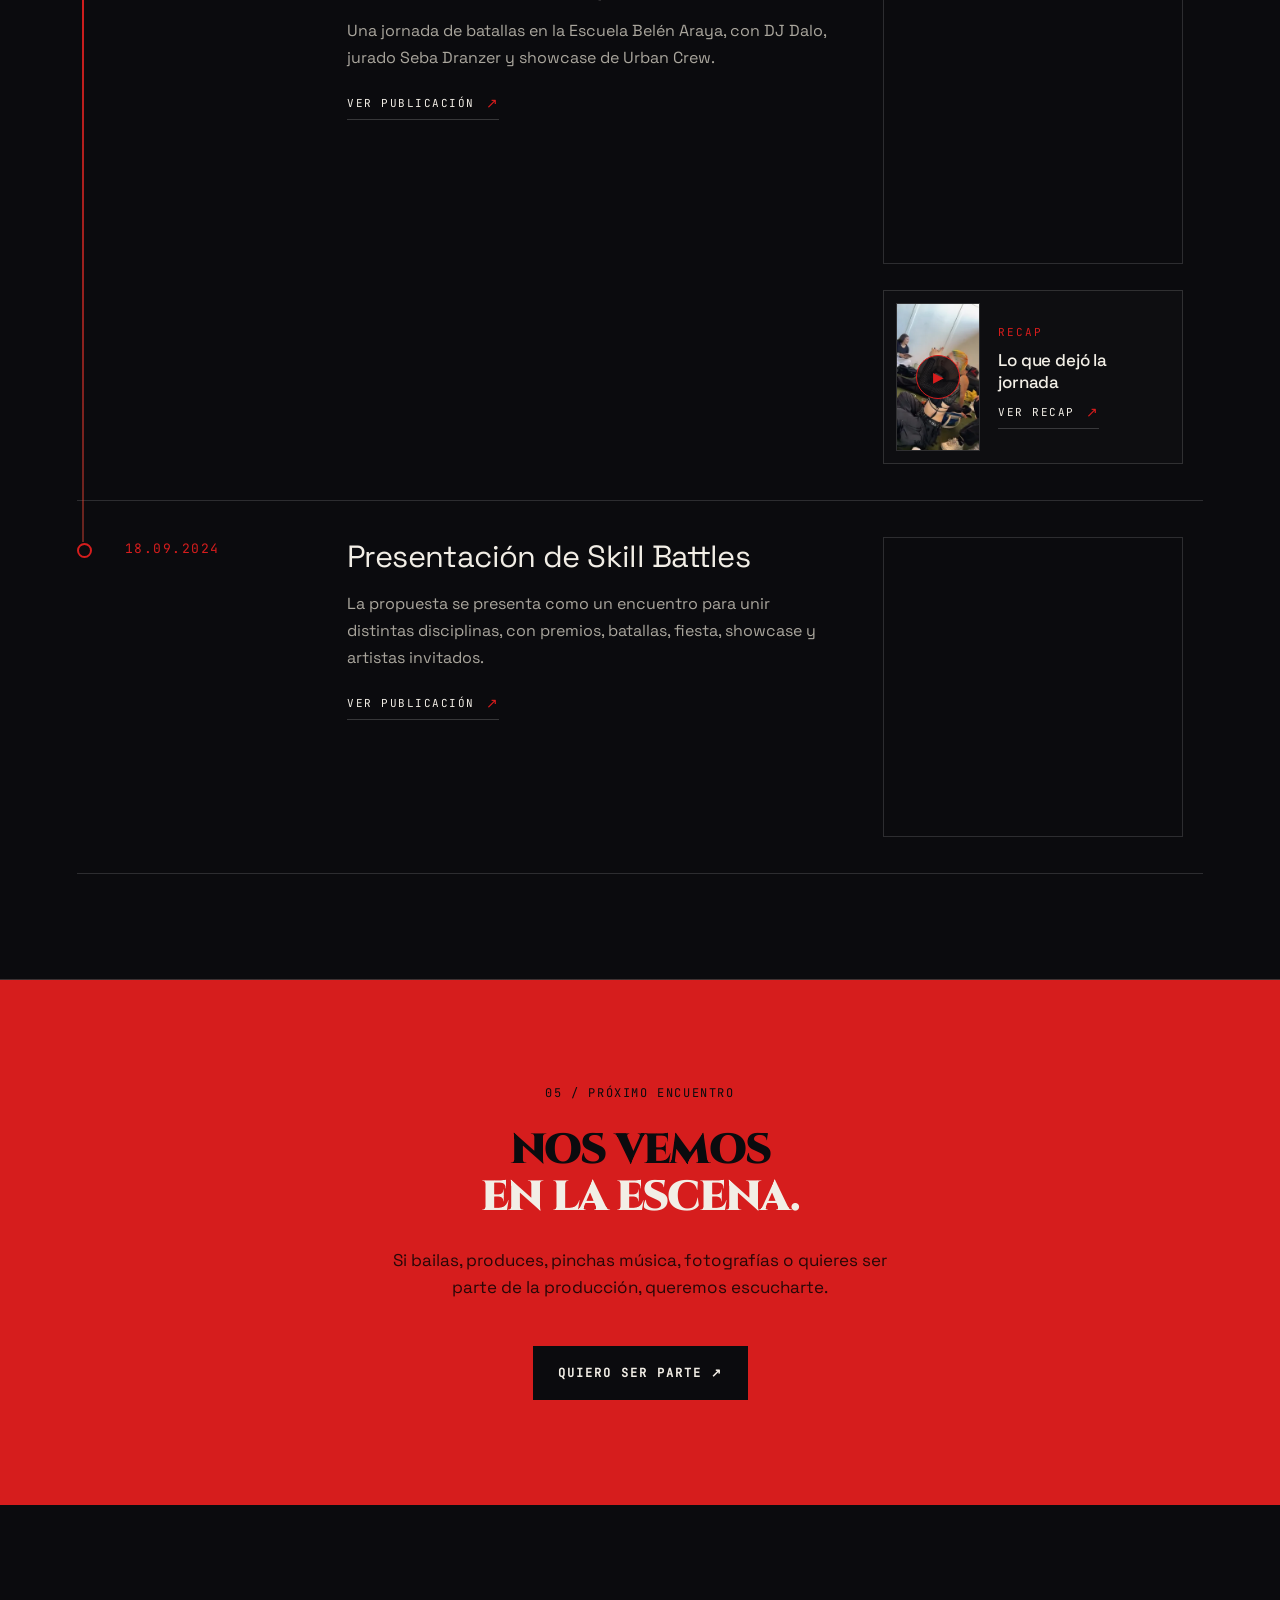
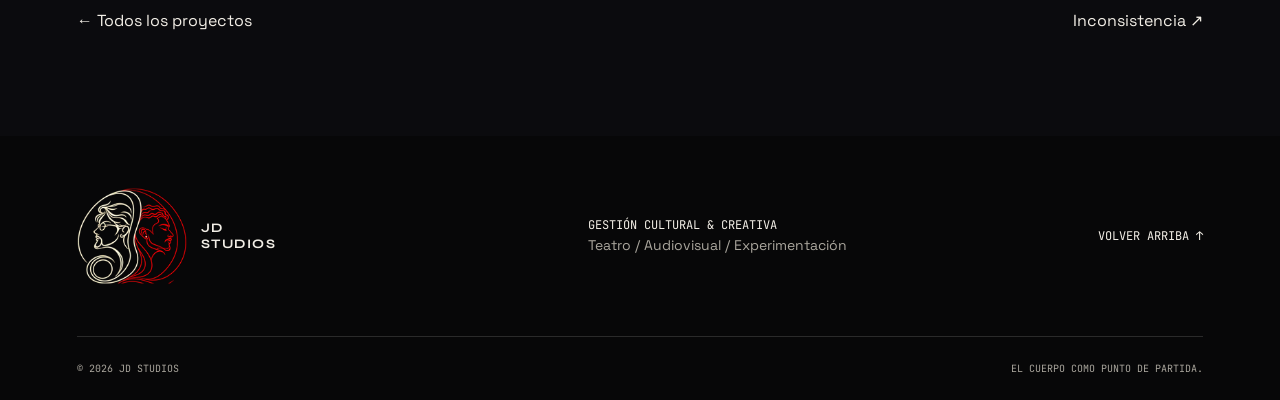
<file: bailes-skillbattles.html>
<!doctype html>
<html lang="es"><head><meta charset="utf-8"><meta name="viewport" content="width=device-width,initial-scale=1"><title>Skill Battles — Danza y danzas urbanas | JD Studios</title><meta name="description" content="Un proyecto que abre la escena para las distintas expresiones de la danza y las danzas urbanas, dando un espacio de creación, manifestación y competencia que permite mostrar aquello que no se dice, que se baila."><link rel="canonical" href="https://www.jdstudios.cl/bailes-skillbattles.html"><meta property="og:type" content="website"><meta property="og:site_name" content="JD Studios"><meta property="og:locale" content="es_CL"><meta property="og:title" content="Skill Battles — Danza y danzas urbanas | JD Studios"><meta property="og:description" content="Un proyecto que abre la escena para las distintas expresiones de la danza y las danzas urbanas, dando un espacio de creación, manifestación y competencia que permite mostrar aquello que no se dice, que se baila."><meta property="og:url" content="https://www.jdstudios.cl/bailes-skillbattles.html"><meta property="og:image" content="https://www.jdstudios.cl/assets/og/skillbattles.jpg"><meta property="og:image:width" content="1200"><meta property="og:image:height" content="630"><meta property="og:image:alt" content="Universo visual de Skill Battles: astronauta y luna"><meta name="twitter:card" content="summary_large_image"><link rel="icon" type="image/png" href="assets/opt/favicon-64.png"><link rel="preload" href="assets/fonts/space-grotesk.woff2" as="font" type="font/woff2" crossorigin><link rel="preload" href="assets/fonts/cinzel.woff2" as="font" type="font/woff2" crossorigin><link rel="preload" href="assets/fonts/jetbrains-mono.woff2" as="font" type="font/woff2" crossorigin><link rel="preload" href="assets/fonts/syne.woff2" as="font" type="font/woff2" crossorigin><link rel="stylesheet" href="style.css?v=mobile1"></head>
<body><a class="skip" href="#principal">Saltar al contenido</a><header><a class="brand" href="index.html" aria-label="JD Studios, inicio"><span class="logo-frame"><img decoding="async" width="320" height="320" src="assets/opt/logo-320.webp" srcset="assets/opt/logo-160.webp 160w, assets/opt/logo-320.webp 320w" sizes="146px" alt="Logo de JD Studios" loading="lazy"></span><span>JD<br>STUDIOS</span></a><nav aria-label="Navegación principal"><a href="manifiesto.html">Manifiesto</a><a href="servicios.html">Servicios</a><a href="inconsistencia.html">Inconsistencia</a><a href="bailes-skillbattles.html" aria-current="page">Batallas de baile</a><a href="archivo.html">Archivo</a></nav><a class="header-contact" href="index.html#contacto">Conversemos <span>↗</span></a></header><main id="principal" class="battles-page"><section class="battle-hero"><div class="battle-hero-copy"><a class="back-link" href="index.html">← Volver a JD Studios</a><p class="section-label">JD STUDIOS / BATALLAS DE BAILE</p><h1><span class="outline">//</span><br><em>SKILL BATTLES</em></h1><p class="battle-lead">Un proyecto que abre la escena para las distintas expresiones de la danza y las danzas urbanas, dando un espacio de creación, manifestación y competencia que permite mostrar aquello que no se dice, que se baila.</p><a class="button" href="#propuesta">Conocer la propuesta ↓</a></div><figure class="battle-mark"><img fetchpriority="high" decoding="async" width="1200" height="1182" src="assets/opt/moon-1200.webp" srcset="assets/opt/moon-700.webp 700w, assets/opt/moon-1200.webp 1200w" sizes="(max-width:800px) 420px, 650px" alt="Universo visual de Skill Battles: astronauta y luna"></figure></section><div class="battle-ticker"><span>PREMIOS</span><b>✳</b><span>BATALLAS</span><b>✳</b><span>FIESTA</span><b>✳</b><span>SHOWCASE</span><b>✳</b><span>ARTISTAS INVITADOS</span></div><section class="battle-intro section" id="propuesta"><p class="section-label">01 / LA PROPUESTA</p><div><h2>Distintas disciplinas.<br><em>Una misma escena.</em></h2><p>Skillbattles nace para reunir las expresiones de la danza en un encuentro vivo, diverso e integral. Un espacio donde las crews, bailarines y artistas puedan mostrar su lenguaje, medirse con respeto y compartir con la comunidad.</p><p>La pista se convierte en un lugar de escucha: cada batalla abre una conversación y cada cuerpo trae una historia.</p></div></section><section class="battle-loop" aria-label="Skill Battles en movimiento"><video autoplay muted loop playsinline preload="metadata" poster="assets/skillbattles-loop-poster.jpg" aria-hidden="true" tabindex="-1"><source src="assets/skillbattles-loop.mp4" type="video/mp4"></video><p class="battle-loop-label"><span>//Skill Battles</span> La escena en movimiento</p></section><section class="battle-program section"><div class="section-heading"><div><p class="section-label">02 / LO QUE SUCEDE</p><h2>Una noche<br><em>en movimiento.</em></h2></div><p>Competencia, encuentro y celebración<br>en una misma experiencia.</p></div><div class="battle-cards"><article><span>01</span><h3>Batallas</h3><p>Rondas de freestyle y enfrentamientos entre disciplinas, con criterio, energía y respeto por cada lenguaje.</p></article><article><span>02</span><h3>Showcase</h3><p>Presentaciones invitadas para ampliar la mirada y compartir trabajos que están moviendo la escena.</p></article><article><span>03</span><h3>Fiesta</h3><p>La música sigue cuando termina la ronda. Un cierre para bailar, encontrarse y celebrar lo vivido.</p></article><article><span>04</span><h3>Premios</h3><p>Reconocimientos para quienes convierten su estilo y su presencia en una experiencia para todos.</p></article></div></section><section class="battle-gallery section"><p class="section-label">03 / ARCHIVO SKILLBATTLES</p><div class="battle-gallery-grid"><figure><img decoding="async" width="931" height="978" src="assets/opt/poster-931.webp" srcset="assets/opt/poster-600.webp 600w, assets/opt/poster-931.webp 931w" sizes="(max-width:800px) 92vw, 45vw" alt="Afiche de Skill Battles con una artista invitada" loading="lazy"><figcaption>LA ESCENA TIENE MUCHAS VOCES</figcaption></figure><figure><img decoding="async" width="1200" height="1182" src="assets/opt/moon-1200.webp" srcset="assets/opt/moon-700.webp 700w, assets/opt/moon-1200.webp 1200w" sizes="(max-width:800px) 92vw, 45vw" alt="Universo visual de Skillbattles: astronauta, luna y movimiento" loading="lazy"><figcaption>EL CUERPO COMO UNIVERSO</figcaption></figure></div></section><section class="battle-timeline section" id="cronologia" aria-labelledby="cronologia-title"><div class="timeline-heading"><p class="section-label">04 / CRONOLOGÍA DE LA ESCENA</p><h2 id="cronologia-title">Una historia<br><em>en movimiento.</em></h2><p>Eventos, encuentros y jornadas que han ido construyendo la comunidad de Skill Battles.</p></div><div class="timeline-list"><article class="timeline-item has-pair"><time datetime="2026-08-09">09.08.2026</time><div><h3>La Clika · Trilab</h3><p>Jornada con HH freestyle y 7 to Smoke all style en Trilab, Santiago Centro, junto a invitadxs, DJ Choketz y Pe Persona.</p><a href="https://www.instagram.com/laclik.a/p/DbmA9Pyj9PS/" target="_blank" rel="noopener">Ver publicación <span>↗</span></a> <a href="https://www.instagram.com/p/DcHZYgcj22C/" target="_blank" rel="noopener">Ver MUBS <span>↗</span></a></div><div class="timeline-pair"><a class="timeline-media" href="https://www.instagram.com/laclik.a/p/DbmA9Pyj9PS/" target="_blank" rel="noopener" aria-label="Ver publicación: La Clika · Trilab"><img src="assets/cronologia/DbmA9Pyj9PS.webp" alt="Publicación de Instagram: La Clika · Trilab" width="640" height="640" loading="lazy"></a><a class="timeline-media" href="https://www.instagram.com/p/DcHZYgcj22C/" target="_blank" rel="noopener" aria-label="Ver publicación: MUBS"><img src="assets/cronologia/DcHZYgcj22C.webp" alt="Flyer de MUBS" width="640" height="640" loading="lazy"></a></div></article><article class="timeline-item"><time datetime="2026-05-02">02.05.2026</time><div><h3>Freestyle 2.0 · Gym Pionono</h3><p>Una nueva jornada de freestyle 2.0 en Gym Pionono, precedida por una clase abierta y una ronda de competencia.</p><a href="https://www.instagram.com/skills_battles/reel/DXUkW1TDodN/" target="_blank" rel="noopener">Ver publicación <span>↗</span></a></div><a class="timeline-media" href="https://www.instagram.com/skills_battles/reel/DXUkW1TDodN/" target="_blank" rel="noopener" aria-label="Ver publicación: Freestyle 2.0 · Gym Pionono"><img src="assets/cronologia/DXUkW1TDodN.webp" alt="Publicación de Instagram: Freestyle 2.0 · Gym Pionono" width="512" height="640" loading="lazy"></a><div class="timeline-recap"><a class="recap-card" href="https://www.instagram.com/p/DZN5DKKxlu1/" target="_blank" rel="noopener" aria-label="Ver recap: Freestyle 2.0 · Gym Pionono"><img src="assets/recap/DZN5DKKxlu1.webp" alt="Portada del recap: Freestyle 2.0 · Gym Pionono" width="200" height="355" loading="lazy"><span class="recap-play" aria-hidden="true">▶</span></a><div class="recap-info"><small>Recap</small><strong>Lo que dejó la jornada</strong><a href="https://www.instagram.com/p/DZN5DKKxlu1/" target="_blank" rel="noopener">Ver recap <span>↗</span></a></div></div></article><article class="timeline-item"><time datetime="2025-06-29">29.06.2025</time><div><h3>Skills Battles Vol. 4 · Freestyle</h3><p>Formato top 32, 1vs1 y dress code denim en Santiago, con un primer premio de $80.000.</p><a href="https://www.instagram.com/skills_battles/reel/DKc9M9AvD5A/" target="_blank" rel="noopener">Ver publicación <span>↗</span></a></div><a class="timeline-media" href="https://www.instagram.com/skills_battles/reel/DKc9M9AvD5A/" target="_blank" rel="noopener" aria-label="Ver publicación: Skills Battles Vol. 4 · Freestyle"><img src="assets/cronologia/DKc9M9AvD5A.webp" alt="Publicación de Instagram: Skills Battles Vol. 4 · Freestyle" width="361" height="640" loading="lazy"></a><div class="timeline-recap"><a class="recap-card" href="https://www.instagram.com/p/DL-gwPdM9TF/" target="_blank" rel="noopener" aria-label="Ver recap: Skills Battles Vol. 4 · Freestyle"><img src="assets/recap/DL-gwPdM9TF.webp" alt="Portada del recap: Skills Battles Vol. 4 · Freestyle" width="200" height="356" loading="lazy"><span class="recap-play" aria-hidden="true">▶</span></a><div class="recap-info"><small>Recap</small><strong>Lo que dejó la jornada</strong><a href="https://www.instagram.com/p/DL-gwPdM9TF/" target="_blank" rel="noopener">Ver recap <span>↗</span></a></div></div></article><article class="timeline-item"><time datetime="2025-05-25">25.05.2025</time><div><h3>Street Battles · Quinta Normal</h3><p>Batalla all style 1vs1 en el marco del Día de los Patrimonios, con más de 20 bailarines reunidos en Metro Quinta Normal.</p><a href="https://www.instagram.com/p/DJmvzlcPthf/" target="_blank" rel="noopener">Ver publicación <span>↗</span></a></div><a class="timeline-media" href="https://www.instagram.com/p/DJmvzlcPthf/" target="_blank" rel="noopener" aria-label="Ver publicación: Street Battles · Quinta Normal"><img src="assets/cronologia/DJmvzlcPthf.webp" alt="Publicación de Instagram: Street Battles · Quinta Normal" width="361" height="640" loading="lazy"></a><div class="timeline-recap"><a class="recap-card" href="https://www.instagram.com/p/DKLHXExvvIh/" target="_blank" rel="noopener" aria-label="Ver recap: Street Battles · Quinta Normal"><img src="assets/recap/DKLHXExvvIh.webp" alt="Portada del recap: Street Battles · Quinta Normal" width="200" height="355" loading="lazy"><span class="recap-play" aria-hidden="true">▶</span></a><div class="recap-info"><small>Recap</small><strong>Lo que dejó la jornada</strong><a href="https://www.instagram.com/p/DKLHXExvvIh/" target="_blank" rel="noopener">Ver recap <span>↗</span></a></div></div></article><article class="timeline-item"><time datetime="2025-04-20">20.04.2025</time><div><h3>Skills Battles · FireStudio</h3><p>Encuentro en FireStudio con Kurufleiva como jurada, DJ Choketz y Pe Persona en la conducción.</p><a href="https://www.instagram.com/p/DHYzZoasW8e/" target="_blank" rel="noopener">Ver publicación <span>↗</span></a></div><a class="timeline-media" href="https://www.instagram.com/p/DHYzZoasW8e/" target="_blank" rel="noopener" aria-label="Ver publicación: Skills Battles · FireStudio"><img src="assets/cronologia/DHYzZoasW8e.webp" alt="Publicación de Instagram: Skills Battles · FireStudio" width="640" height="640" loading="lazy"></a><div class="timeline-recap"><a class="recap-card" href="https://www.instagram.com/p/DJU5M2RvnBV/" target="_blank" rel="noopener" aria-label="Ver recap: Skills Battles · FireStudio"><img src="assets/recap/DJU5M2RvnBV.webp" alt="Portada del recap: Skills Battles · FireStudio" width="200" height="355" loading="lazy"><span class="recap-play" aria-hidden="true">▶</span></a><div class="recap-info"><small>Recap</small><strong>Lo que dejó la jornada</strong><a href="https://www.instagram.com/p/DJU5M2RvnBV/" target="_blank" rel="noopener">Ver recap <span>↗</span></a></div></div></article><article class="timeline-item"><time datetime="2024-10-26">26.10.2024</time><div><h3>K-Fai Battles · Maipú</h3><p>Una jornada de batallas en la Escuela Belén Araya, con DJ Dalo, jurado Seba Dranzer y showcase de Urban Crew.</p><a href="https://www.instagram.com/skills_battles/reel/DBM_Ry0sr8k/" target="_blank" rel="noopener">Ver publicación <span>↗</span></a></div><a class="timeline-media" href="https://www.instagram.com/skills_battles/reel/DBM_Ry0sr8k/" target="_blank" rel="noopener" aria-label="Ver publicación: K-Fai Battles · Maipú"><img src="assets/cronologia/DBM_Ry0sr8k.webp" alt="Publicación de Instagram: K-Fai Battles · Maipú" width="640" height="640" loading="lazy"></a><div class="timeline-recap"><a class="recap-card" href="https://www.instagram.com/p/DCC4x42SwI9/" target="_blank" rel="noopener" aria-label="Ver recap: K-Fai Battles · Maipú"><img src="assets/recap/DCC4x42SwI9.webp" alt="Portada del recap: K-Fai Battles · Maipú" width="200" height="356" loading="lazy"><span class="recap-play" aria-hidden="true">▶</span></a><div class="recap-info"><small>Recap</small><strong>Lo que dejó la jornada</strong><a href="https://www.instagram.com/p/DCC4x42SwI9/" target="_blank" rel="noopener">Ver recap <span>↗</span></a></div></div></article><article class="timeline-item"><time datetime="2024-09-18">18.09.2024</time><div><h3>Presentación de Skill Battles</h3><p>La propuesta se presenta como un encuentro para unir distintas disciplinas, con premios, batallas, fiesta, showcase y artistas invitados.</p><a href="https://www.instagram.com/skills_battles/p/DAEd7P5SUbO/" target="_blank" rel="noopener">Ver publicación <span>↗</span></a></div><a class="timeline-media" href="https://www.instagram.com/skills_battles/p/DAEd7P5SUbO/" target="_blank" rel="noopener" aria-label="Ver publicación: Presentación de Skill Battles"><img src="assets/cronologia/DAEd7P5SUbO.webp" alt="Publicación de Instagram: Presentación de Skill Battles" width="615" height="614" loading="lazy"></a></article></div></section><section class="battle-cta section"><p class="section-label">05 / PRÓXIMO ENCUENTRO</p><h2>Nos vemos<br><em>en la escena.</em></h2><p>Si bailas, produces, pinchas música, fotografías o quieres ser parte de la producción, queremos escucharte.</p><a class="button" href="mailto:jd.producciones1002@gmail.com?subject=Quiero%20ser%20parte%20de%20Skillbattles">Quiero ser parte ↗</a></section><nav class="work-next section" aria-label="Otros proyectos"><a href="index.html#proyectos">← Todos los proyectos</a><a href="inconsistencia.html">Inconsistencia ↗</a></nav></main><footer><a class="brand" href="index.html"><span class="logo-frame"><img decoding="async" width="320" height="320" src="assets/opt/logo-320.webp" srcset="assets/opt/logo-160.webp 160w, assets/opt/logo-320.webp 320w" sizes="146px" alt="Logo de JD Studios"></span><span>JD<br>STUDIOS</span></a><p>GESTIÓN CULTURAL & CREATIVA<br><span>Teatro / Audiovisual / Experimentación</span></p><a href="index.html">VOLVER ARRIBA ↑</a><div class="footer-bottom"><span>© 2026 JD STUDIOS</span><span>EL CUERPO COMO PUNTO DE PARTIDA.</span></div></footer><script src="motion.js?v=mobile1"></script><script src="bg.js?v=perf1"></script></body></html>
</file>
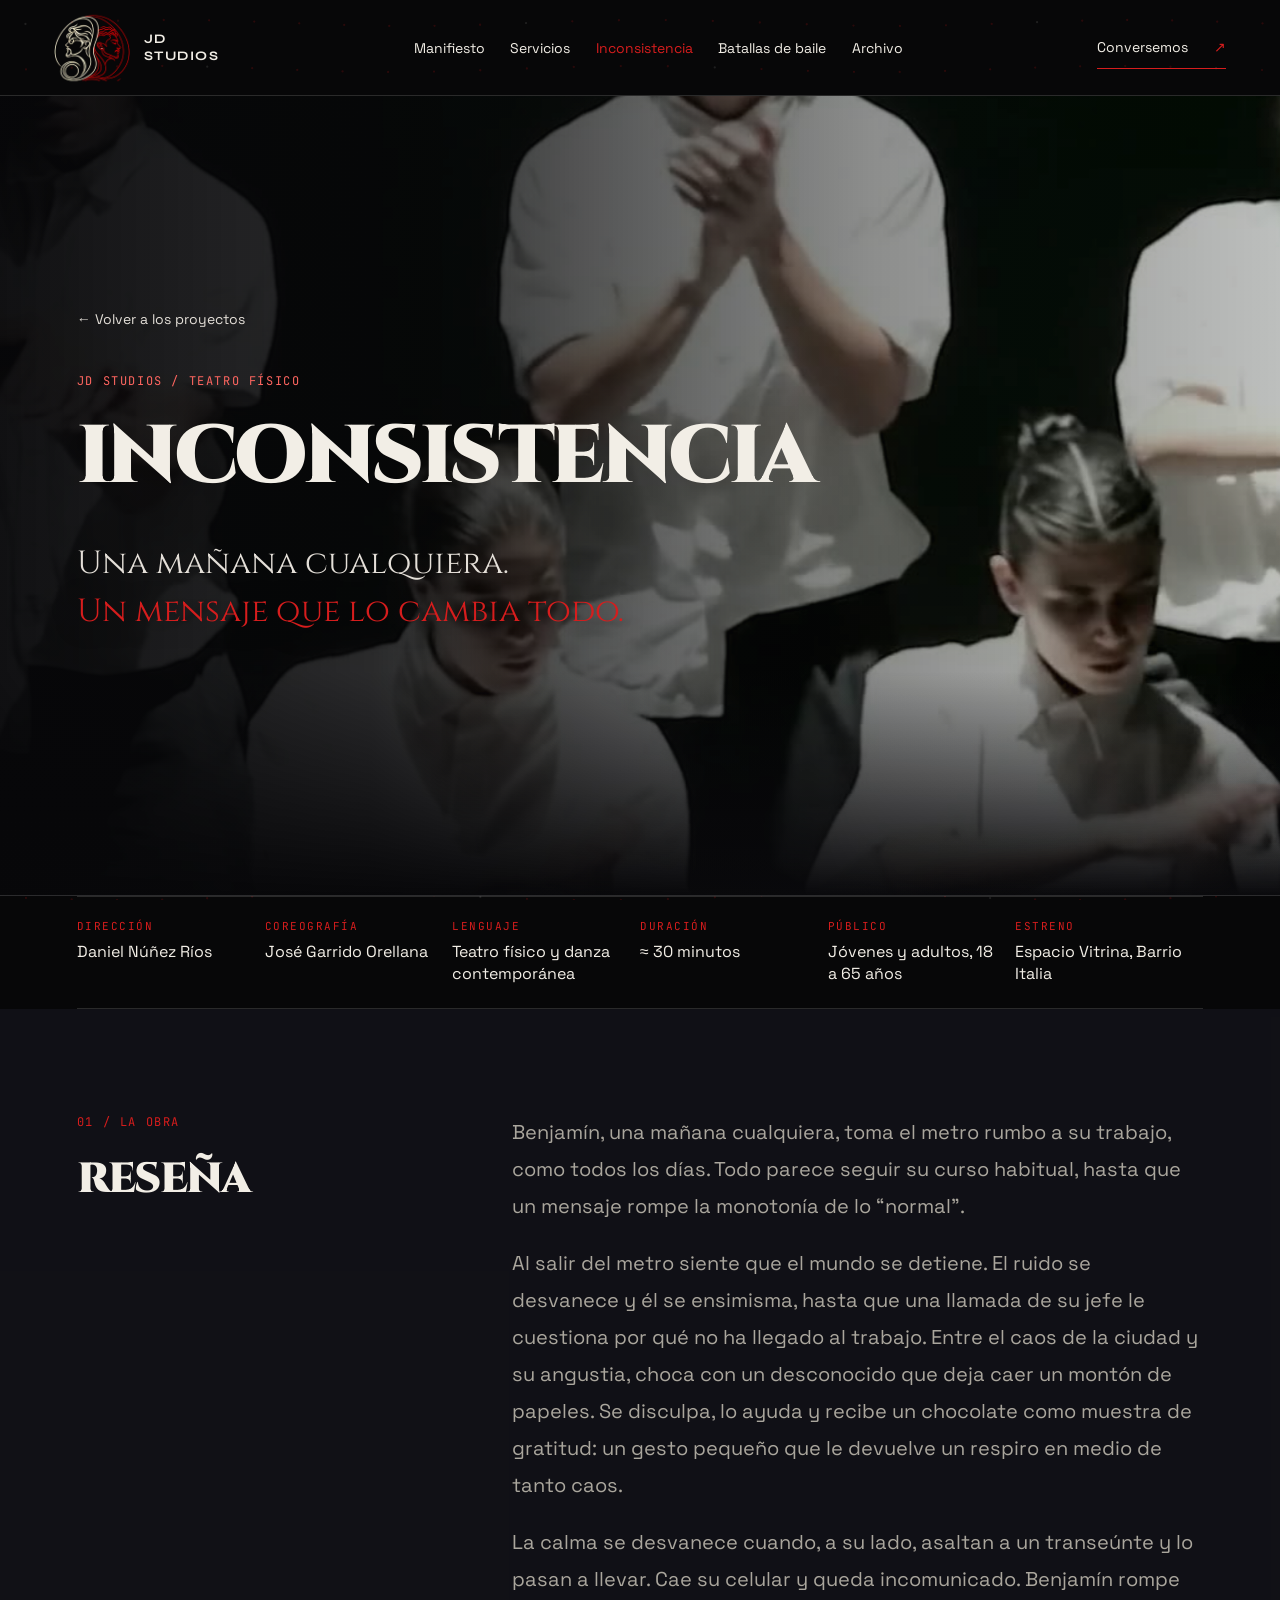
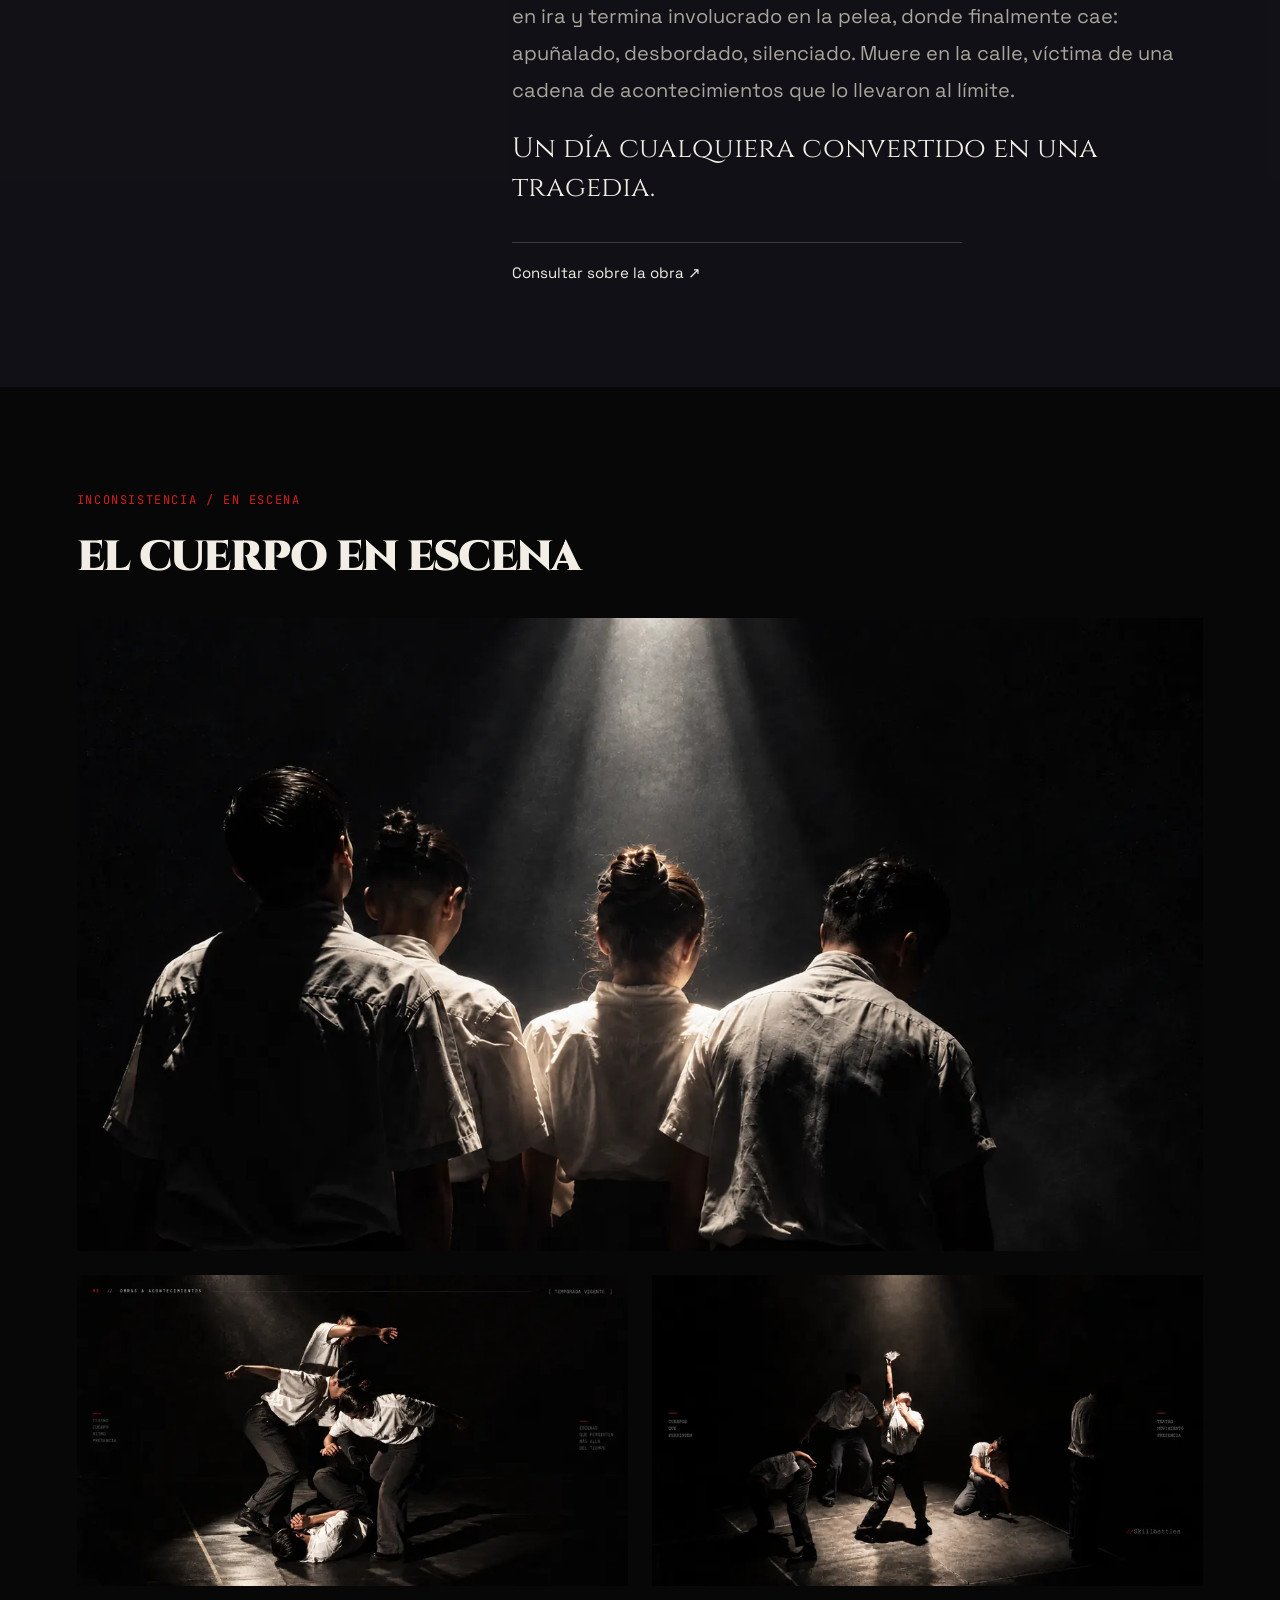
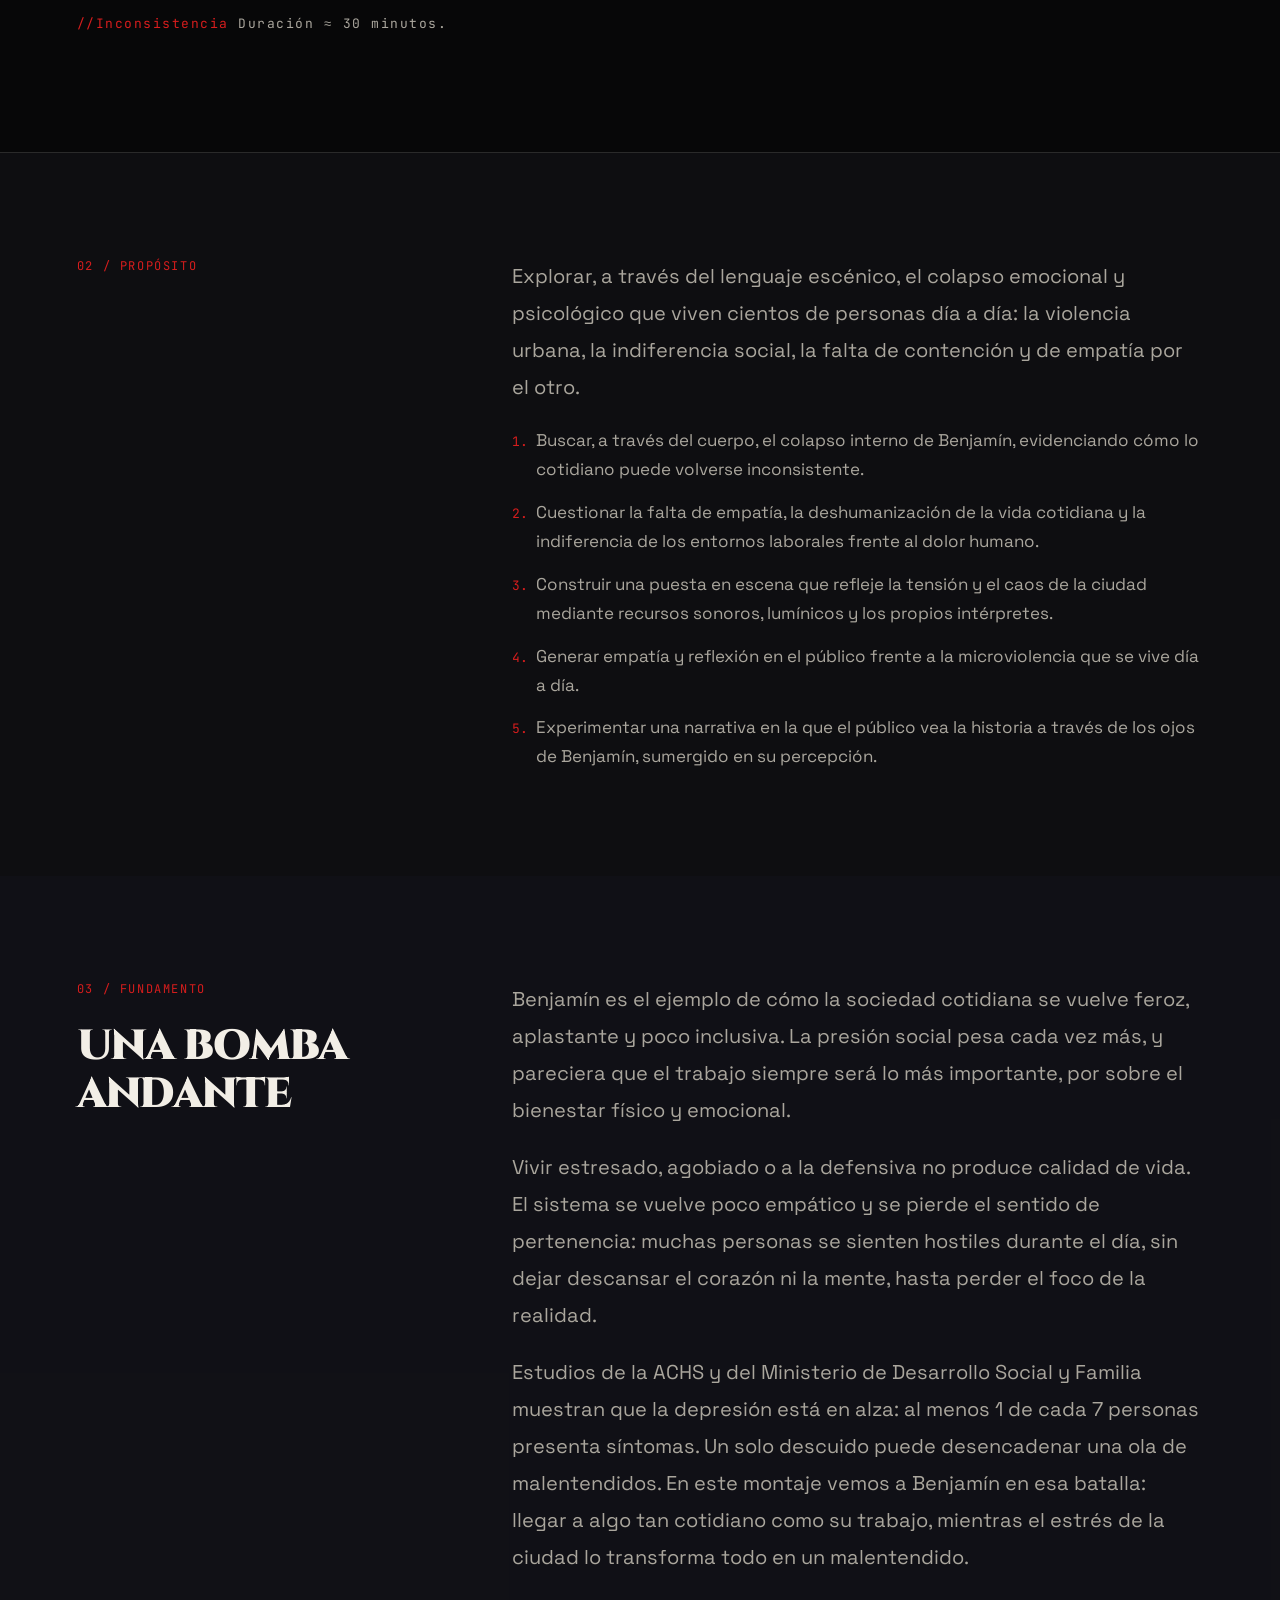
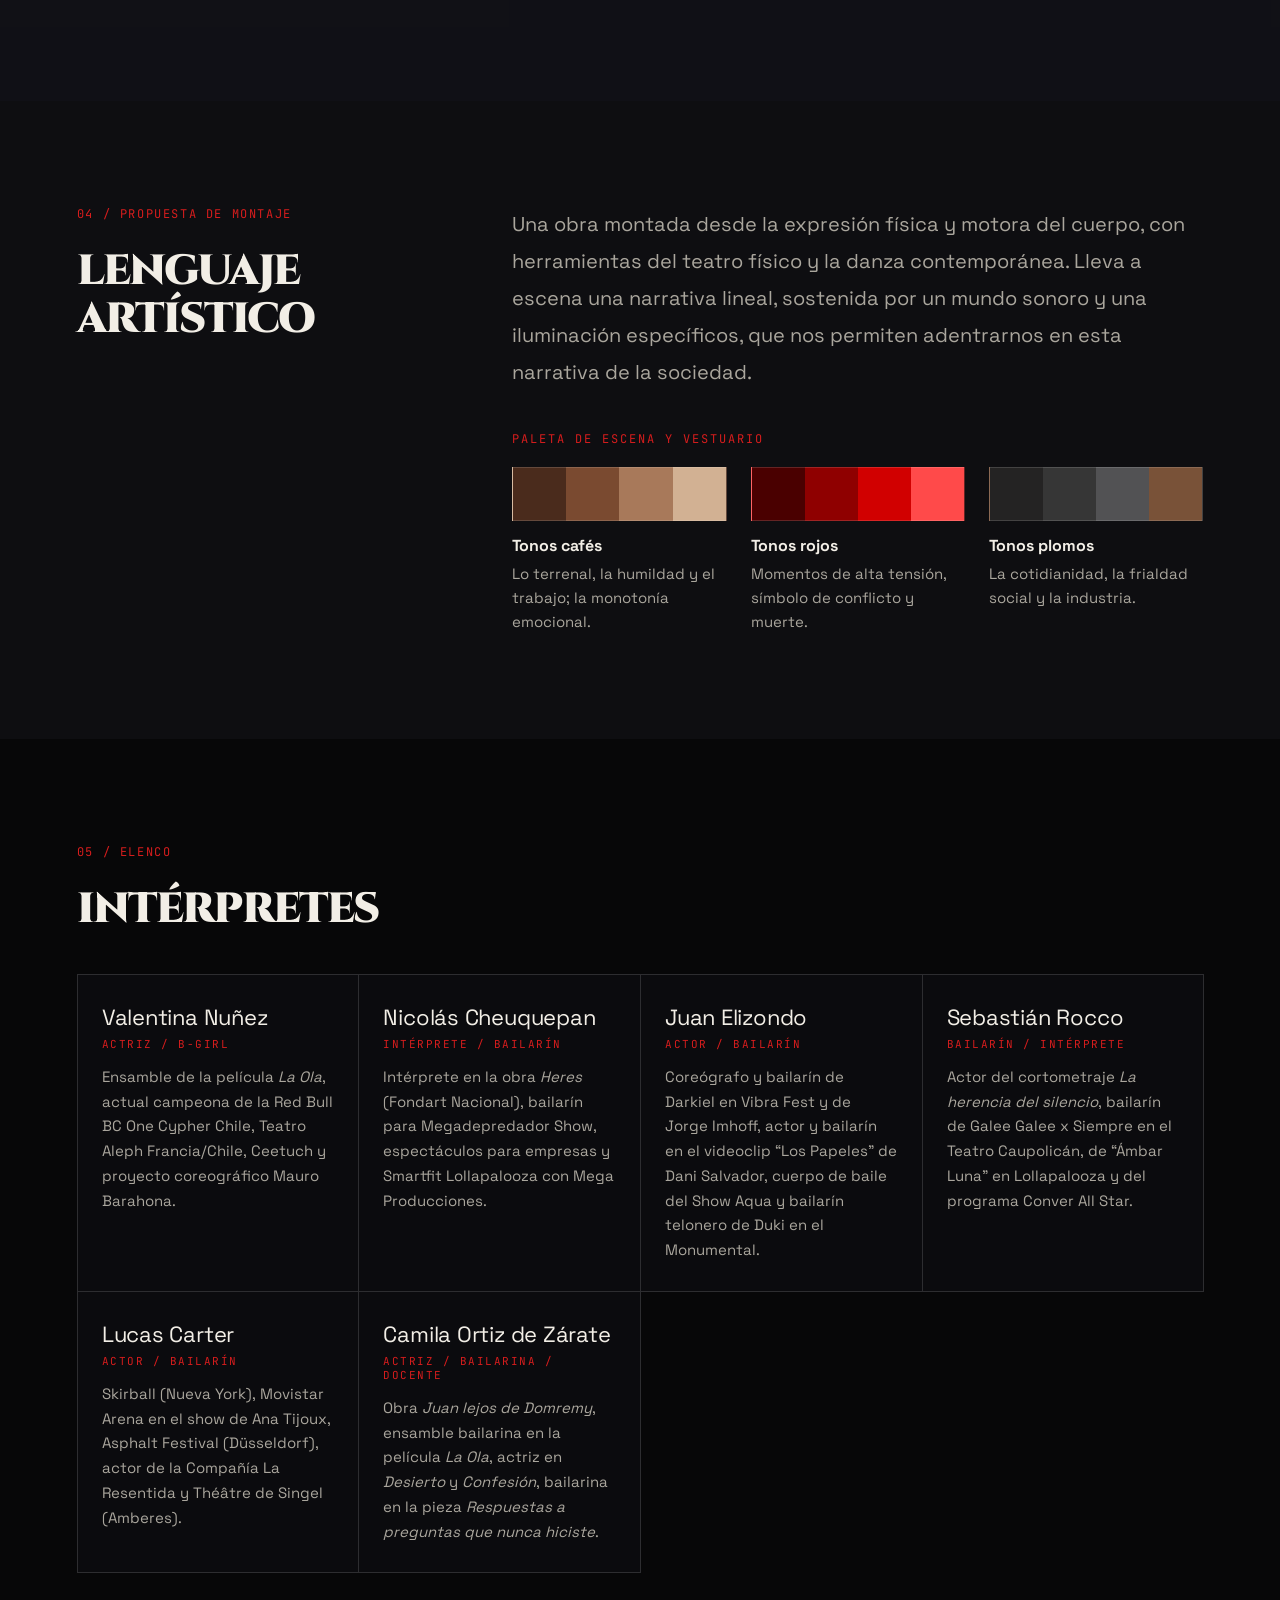
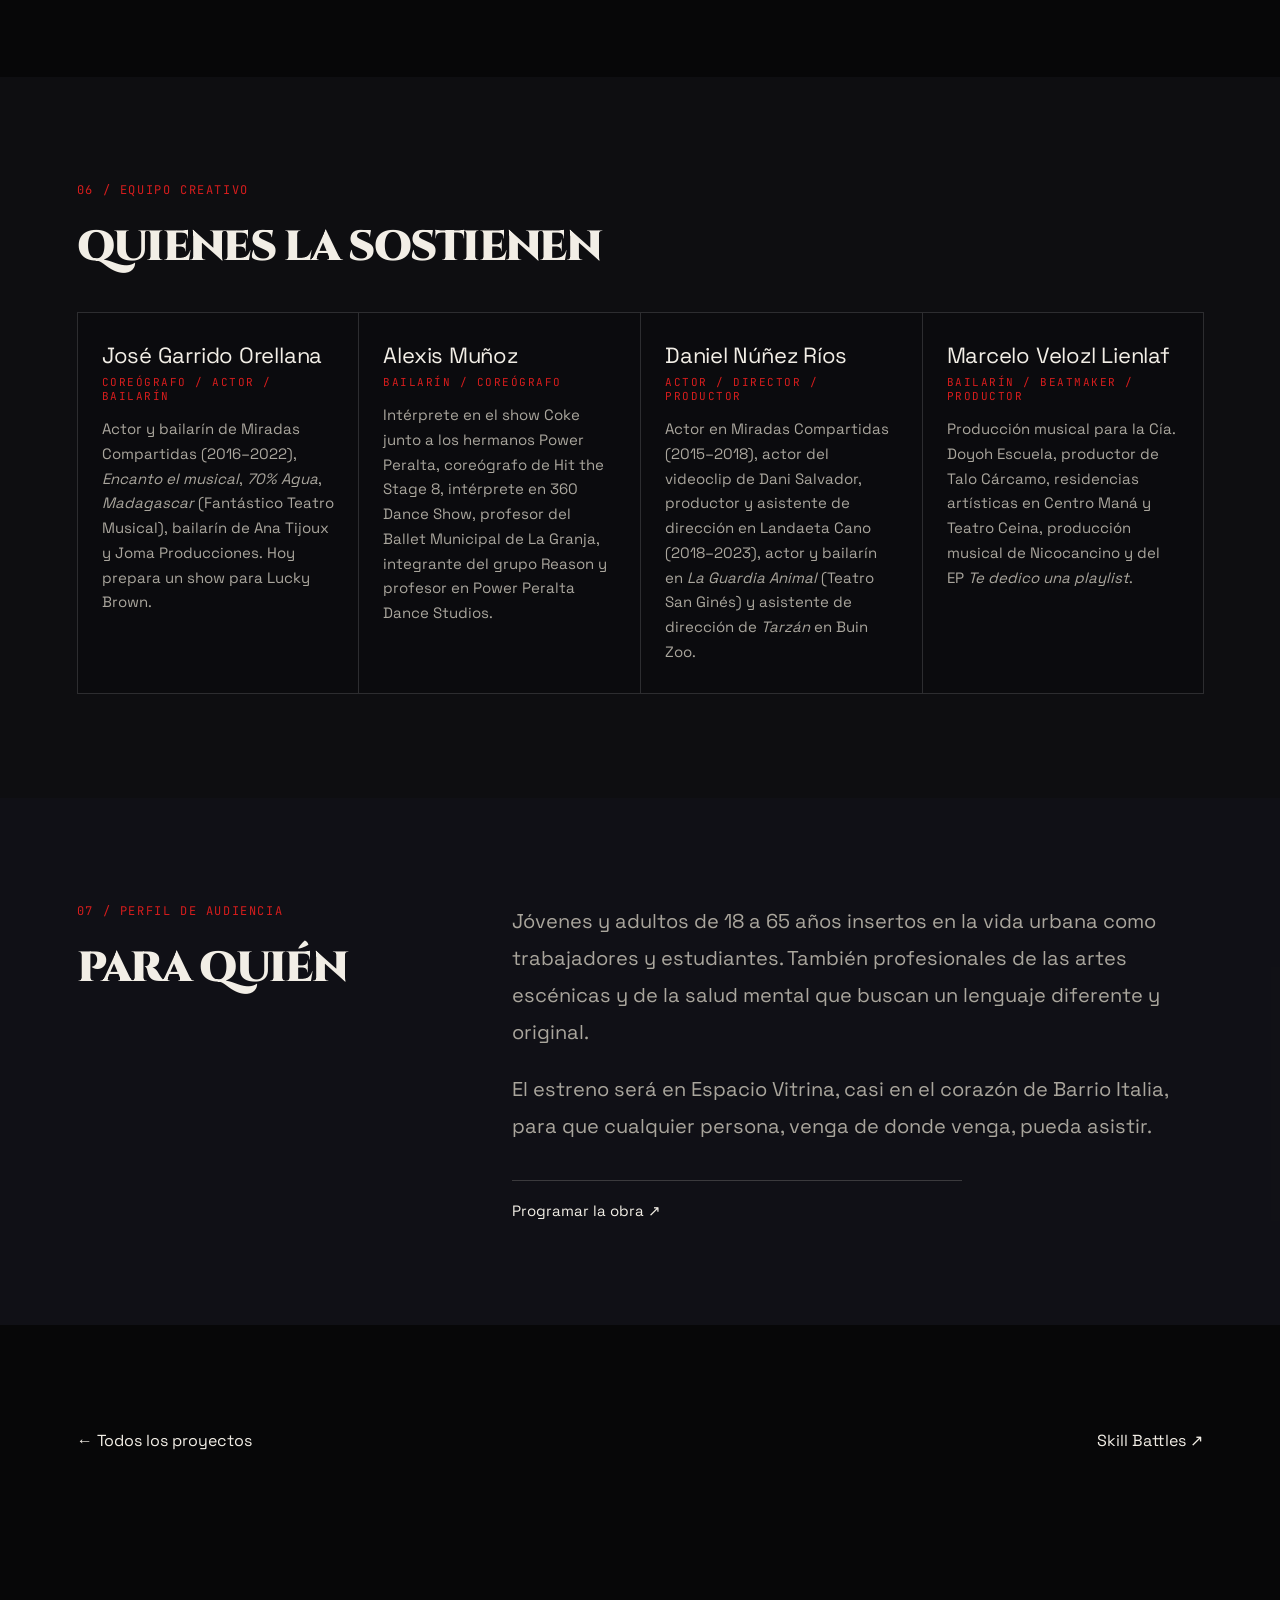
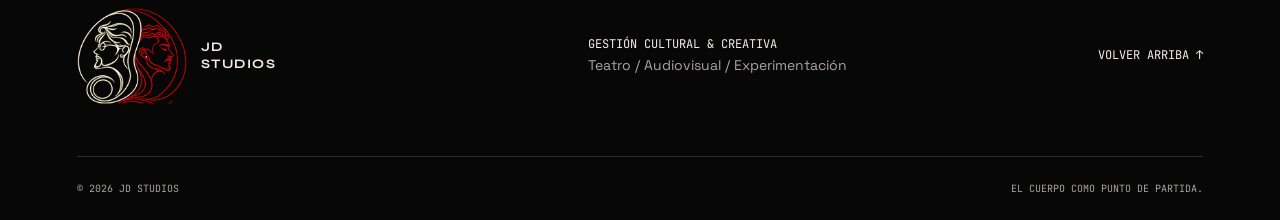
<file: inconsistencia.html>
<!doctype html>
<html lang="es"><head><meta charset="utf-8"><meta name="viewport" content="width=device-width,initial-scale=1"><title>Inconsistencia — Teatro físico | JD Studios</title><meta name="description" content="Inconsistencia, una obra de teatro físico: la rutina de Benjamín cambia cuando un mensaje remueve su cuerpo y lo enfrenta a una serie de malentendidos."><link rel="canonical" href="https://www.jdstudios.cl/inconsistencia.html"><meta property="og:type" content="website"><meta property="og:site_name" content="JD Studios"><meta property="og:locale" content="es_CL"><meta property="og:title" content="Inconsistencia — Teatro físico | JD Studios"><meta property="og:description" content="Inconsistencia, una obra de teatro físico: la rutina de Benjamín cambia cuando un mensaje remueve su cuerpo y lo enfrenta a una serie de malentendidos."><meta property="og:url" content="https://www.jdstudios.cl/inconsistencia.html"><meta property="og:image" content="https://www.jdstudios.cl/assets/og/inconsistencia.jpg"><meta property="og:image:width" content="1200"><meta property="og:image:height" content="630"><meta property="og:image:alt" content="Cuatro intérpretes de espaldas bajo un haz de luz en el escenario"><meta name="twitter:card" content="summary_large_image"><link rel="icon" type="image/png" href="assets/opt/favicon-64.png"><link rel="preload" href="assets/fonts/space-grotesk.woff2" as="font" type="font/woff2" crossorigin><link rel="preload" href="assets/fonts/cinzel.woff2" as="font" type="font/woff2" crossorigin><link rel="preload" href="assets/fonts/jetbrains-mono.woff2" as="font" type="font/woff2" crossorigin><link rel="stylesheet" href="style.css?v=mobile1"><style>.inc-gallery{border-bottom:1px solid var(--line)}.inc-gallery-grid{display:grid;grid-template-columns:repeat(2,minmax(0,1fr));gap:24px;margin-top:36px}.inc-gallery figure{margin:0;min-width:0}.inc-gallery figure:first-child{grid-column:1/-1}.inc-gallery img{display:block;width:100%;height:auto}@media(max-width:700px){.inc-gallery-grid{grid-template-columns:1fr;gap:20px}}</style></head>
<body><a class="skip" href="#principal">Saltar al contenido</a><header><a class="brand" href="index.html" aria-label="JD Studios, inicio"><span class="logo-frame"><img decoding="async" width="320" height="320" src="assets/opt/logo-320.webp" srcset="assets/opt/logo-160.webp 160w, assets/opt/logo-320.webp 320w" sizes="146px" alt="Logo de JD Studios" loading="lazy"></span><span>JD<br>STUDIOS</span></a><nav aria-label="Navegación principal"><a href="manifiesto.html">Manifiesto</a><a href="servicios.html">Servicios</a><a href="inconsistencia.html" aria-current="page">Inconsistencia</a><a href="bailes-skillbattles.html">Batallas de baile</a><a href="archivo.html">Archivo</a></nav><a class="header-contact" href="index.html#contacto">Conversemos <span>↗</span></a></header><main id="principal" class="work-page"><section class="work-intro section inc-hero"><video class="inc-hero-video" autoplay muted loop playsinline preload="metadata" poster="assets/skillsbattles-banner-poster.jpg" aria-hidden="true" tabindex="-1"><source src="assets/skillsbattles-banner.mp4" type="video/mp4"></video><div class="inc-hero-copy"><a class="back-link" href="index.html#proyectos">← Volver a los proyectos</a><p class="section-label">JD STUDIOS / TEATRO FÍSICO</p><h1>Inconsistencia</h1><p class="work-hook">Una mañana cualquiera.<br><span>Un mensaje que lo cambia todo.</span></p></div></section><section class="inc-facts section" aria-label="Ficha de la obra"><dl><div><dt>Dirección</dt><dd>Daniel Núñez Ríos</dd></div><div><dt>Coreografía</dt><dd>José Garrido Orellana</dd></div><div><dt>Lenguaje</dt><dd>Teatro físico y danza contemporánea</dd></div><div><dt>Duración</dt><dd>≈ 30 minutos</dd></div><div><dt>Público</dt><dd>Jóvenes y adultos, 18 a 65 años</dd></div><div><dt>Estreno</dt><dd>Espacio Vitrina, Barrio Italia</dd></div></dl></section><section class="work-synopsis section" aria-labelledby="sinopsis"><div><p class="section-label">01 / LA OBRA</p><h2 id="sinopsis">Reseña</h2></div><div><p>Benjamín, una mañana cualquiera, toma el metro rumbo a su trabajo, como todos los días. Todo parece seguir su curso habitual, hasta que un mensaje rompe la monotonía de lo “normal”.</p><p>Al salir del metro siente que el mundo se detiene. El ruido se desvanece y él se ensimisma, hasta que una llamada de su jefe le cuestiona por qué no ha llegado al trabajo. Entre el caos de la ciudad y su angustia, choca con un desconocido que deja caer un montón de papeles. Se disculpa, lo ayuda y recibe un chocolate como muestra de gratitud: un gesto pequeño que le devuelve un respiro en medio de tanto caos.</p><p>La calma se desvanece cuando, a su lado, asaltan a un transeúnte y lo pasan a llevar. Cae su celular y queda incomunicado. Benjamín rompe en ira y termina involucrado en la pelea, donde finalmente cae: apuñalado, desbordado, silenciado. Muere en la calle, víctima de una cadena de acontecimientos que lo llevaron al límite.</p><p class="inc-quote">Un día cualquiera convertido en una tragedia.</p><a class="project-link" href="mailto:jd.producciones1002@gmail.com?subject=Consulta%20sobre%20Inconsistencia">Consultar sobre la obra ↗</a></div></section><section class="inc-gallery section" aria-labelledby="inc-gallery-title"><p class="section-label">INCONSISTENCIA / EN ESCENA</p><h2 id="inc-gallery-title">El cuerpo en escena</h2><div class="inc-gallery-grid"><figure><img width="1600" height="900" src="assets/opt/inconsistencia-1-1600.webp" srcset="assets/opt/inconsistencia-1-800.webp 800w, assets/opt/inconsistencia-1-1600.webp 1600w" sizes="92vw" alt="Cuatro intérpretes de espaldas bajo un haz de luz en el escenario" loading="lazy" decoding="async"></figure><figure><img width="1600" height="900" src="assets/opt/inconsistencia-2-1600.webp" srcset="assets/opt/inconsistencia-2-800.webp 800w, assets/opt/inconsistencia-2-1600.webp 1600w" sizes="(max-width:700px) 92vw, 45vw" alt="Intérpretes de Inconsistencia en una composición de movimiento colectivo" loading="lazy" decoding="async"></figure><figure><img width="1600" height="900" src="assets/opt/inconsistencia-3-1600.webp" srcset="assets/opt/inconsistencia-3-800.webp 800w, assets/opt/inconsistencia-3-1600.webp 1600w" sizes="(max-width:700px) 92vw, 45vw" alt="Escena coral de Inconsistencia con un intérprete alzando un teléfono hacia la luz" loading="lazy" decoding="async"></figure></div><p class="inc-duration"><span>//Inconsistencia</span> Duración ≈ 30 minutos.</p></section><section class="work-synopsis inc-alt section" aria-labelledby="inc-objetivos"><div><p class="section-label">02 / PROPÓSITO</p><h2 id="inc-objetivos">Objetivos</h2></div><div><p>Explorar, a través del lenguaje escénico, el colapso emocional y psicológico que viven cientos de personas día a día: la violencia urbana, la indiferencia social, la falta de contención y de empatía por el otro.</p><ol class="inc-list"><li>Buscar, a través del cuerpo, el colapso interno de Benjamín, evidenciando cómo lo cotidiano puede volverse inconsistente.</li><li>Cuestionar la falta de empatía, la deshumanización de la vida cotidiana y la indiferencia de los entornos laborales frente al dolor humano.</li><li>Construir una puesta en escena que refleje la tensión y el caos de la ciudad mediante recursos sonoros, lumínicos y los propios intérpretes.</li><li>Generar empatía y reflexión en el público frente a la microviolencia que se vive día a día.</li><li>Experimentar una narrativa en la que el público vea la historia a través de los ojos de Benjamín, sumergido en su percepción.</li></ol></div></section><section class="work-synopsis section" aria-labelledby="inc-fundamento"><div><p class="section-label">03 / FUNDAMENTO</p><h2 id="inc-fundamento">Una bomba andante</h2></div><div><p>Benjamín es el ejemplo de cómo la sociedad cotidiana se vuelve feroz, aplastante y poco inclusiva. La presión social pesa cada vez más, y pareciera que el trabajo siempre será lo más importante, por sobre el bienestar físico y emocional.</p><p>Vivir estresado, agobiado o a la defensiva no produce calidad de vida. El sistema se vuelve poco empático y se pierde el sentido de pertenencia: muchas personas se sienten hostiles durante el día, sin dejar descansar el corazón ni la mente, hasta perder el foco de la realidad.</p><p>Estudios de la ACHS y del Ministerio de Desarrollo Social y Familia muestran que la depresión está en alza: al menos 1 de cada 7 personas presenta síntomas. Un solo descuido puede desencadenar una ola de malentendidos. En este montaje vemos a Benjamín en esa batalla: llegar a algo tan cotidiano como su trabajo, mientras el estrés de la ciudad lo transforma todo en un malentendido.</p></div></section><section class="work-synopsis inc-alt section" aria-labelledby="inc-montaje"><div><p class="section-label">04 / PROPUESTA DE MONTAJE</p><h2 id="inc-montaje">Lenguaje artístico</h2></div><div><p>Una obra montada desde la expresión física y motora del cuerpo, con herramientas del teatro físico y la danza contemporánea. Lleva a escena una narrativa lineal, sostenida por un mundo sonoro y una iluminación específicos, que nos permiten adentrarnos en esta narrativa de la sociedad.</p><h3 class="inc-subtitle">Paleta de escena y vestuario</h3><div class="inc-palette"><div><span class="inc-swatches" style="--a:#4a2b1c;--b:#7a4a30;--c:#a8795a;--d:#d2b193"></span><h4>Tonos cafés</h4><p>Lo terrenal, la humildad y el trabajo; la monotonía emocional.</p></div><div><span class="inc-swatches" style="--a:#4a0000;--b:#8f0000;--c:#d10000;--d:#ff4a4a"></span><h4>Tonos rojos</h4><p>Momentos de alta tensión, símbolo de conflicto y muerte.</p></div><div><span class="inc-swatches" style="--a:#242323;--b:#363636;--c:#525254;--d:#795238"></span><h4>Tonos plomos</h4><p>La cotidianidad, la frialdad social y la industria.</p></div></div></div></section><section class="inc-people section" aria-labelledby="inc-interpretes"><p class="section-label">05 / ELENCO</p><h2 id="inc-interpretes">Intérpretes</h2><div class="inc-people-grid"><article><h3>Valentina Nuñez</h3><p class="inc-role">Actriz / B-girl</p><p>Ensamble de la película <em>La Ola</em>, actual campeona de la Red Bull BC One Cypher Chile, Teatro Aleph Francia/Chile, Ceetuch y proyecto coreográfico Mauro Barahona.</p></article><article><h3>Nicolás Cheuquepan</h3><p class="inc-role">Intérprete / Bailarín</p><p>Intérprete en la obra <em>Heres</em> (Fondart Nacional), bailarín para Megadepredador Show, espectáculos para empresas y Smartfit Lollapalooza con Mega Producciones.</p></article><article><h3>Juan Elizondo</h3><p class="inc-role">Actor / Bailarín</p><p>Coreógrafo y bailarín de Darkiel en Vibra Fest y de Jorge Imhoff, actor y bailarín en el videoclip “Los Papeles” de Dani Salvador, cuerpo de baile del Show Aqua y bailarín telonero de Duki en el Monumental.</p></article><article><h3>Sebastián Rocco</h3><p class="inc-role">Bailarín / Intérprete</p><p>Actor del cortometraje <em>La herencia del silencio</em>, bailarín de Galee Galee x Siempre en el Teatro Caupolicán, de “Ámbar Luna” en Lollapalooza y del programa Conver All Star.</p></article><article><h3>Lucas Carter</h3><p class="inc-role">Actor / Bailarín</p><p>Skirball (Nueva York), Movistar Arena en el show de Ana Tijoux, Asphalt Festival (Düsseldorf), actor de la Compañía La Resentida y Théâtre de Singel (Amberes).</p></article><article><h3>Camila Ortiz de Zárate</h3><p class="inc-role">Actriz / Bailarina / Docente</p><p>Obra <em>Juan lejos de Domremy</em>, ensamble bailarina en la película <em>La Ola</em>, actriz en <em>Desierto</em> y <em>Confesión</em>, bailarina en la pieza <em>Respuestas a preguntas que nunca hiciste</em>.</p></article></div></section><section class="inc-people inc-alt section" aria-labelledby="inc-equipo"><p class="section-label">06 / EQUIPO CREATIVO</p><h2 id="inc-equipo">Quienes la sostienen</h2><div class="inc-people-grid"><article><h3>José Garrido Orellana</h3><p class="inc-role">Coreógrafo / Actor / Bailarín</p><p>Actor y bailarín de Miradas Compartidas (2016–2022), <em>Encanto el musical</em>, <em>70% Agua</em>, <em>Madagascar</em> (Fantástico Teatro Musical), bailarín de Ana Tijoux y Joma Producciones. Hoy prepara un show para Lucky Brown.</p></article><article><h3>Alexis Muñoz</h3><p class="inc-role">Bailarín / Coreógrafo</p><p>Intérprete en el show Coke junto a los hermanos Power Peralta, coreógrafo de Hit the Stage 8, intérprete en 360 Dance Show, profesor del Ballet Municipal de La Granja, integrante del grupo Reason y profesor en Power Peralta Dance Studios.</p></article><article><h3>Daniel Núñez Ríos</h3><p class="inc-role">Actor / Director / Productor</p><p>Actor en Miradas Compartidas (2015–2018), actor del videoclip de Dani Salvador, productor y asistente de dirección en Landaeta Cano (2018–2023), actor y bailarín en <em>La Guardia Animal</em> (Teatro San Ginés) y asistente de dirección de <em>Tarzán</em> en Buin Zoo.</p></article><article><h3>Marcelo Velozl Lienlaf</h3><p class="inc-role">Bailarín / Beatmaker / Productor</p><p>Producción musical para la Cía. Doyoh Escuela, productor de Talo Cárcamo, residencias artísticas en Centro Maná y Teatro Ceina, producción musical de Nicocancino y del EP <em>Te dedico una playlist</em>.</p></article></div></section><section class="work-synopsis section" aria-labelledby="inc-audiencia"><div><p class="section-label">07 / PERFIL DE AUDIENCIA</p><h2 id="inc-audiencia">Para quién</h2></div><div><p>Jóvenes y adultos de 18 a 65 años insertos en la vida urbana como trabajadores y estudiantes. También profesionales de las artes escénicas y de la salud mental que buscan un lenguaje diferente y original.</p><p>El estreno será en Espacio Vitrina, casi en el corazón de Barrio Italia, para que cualquier persona, venga de donde venga, pueda asistir.</p><a class="project-link" href="mailto:jd.producciones1002@gmail.com?subject=Programar%20Inconsistencia">Programar la obra ↗</a></div></section><nav class="work-next section" aria-label="Otros proyectos"><a href="index.html#proyectos">← Todos los proyectos</a><a href="bailes-skillbattles.html">Skill Battles ↗</a></nav></main><footer><a class="brand" href="index.html"><span class="logo-frame"><img decoding="async" width="320" height="320" src="assets/opt/logo-320.webp" srcset="assets/opt/logo-160.webp 160w, assets/opt/logo-320.webp 320w" sizes="146px" alt="Logo de JD Studios"></span><span>JD<br>STUDIOS</span></a><p>GESTIÓN CULTURAL & CREATIVA<br><span>Teatro / Audiovisual / Experimentación</span></p><a href="index.html">VOLVER ARRIBA ↑</a><div class="footer-bottom"><span>© 2026 JD STUDIOS</span><span>EL CUERPO COMO PUNTO DE PARTIDA.</span></div></footer><script src="motion.js?v=mobile1"></script><script src="bg.js?v=perf1"></script></body></html>
</file>
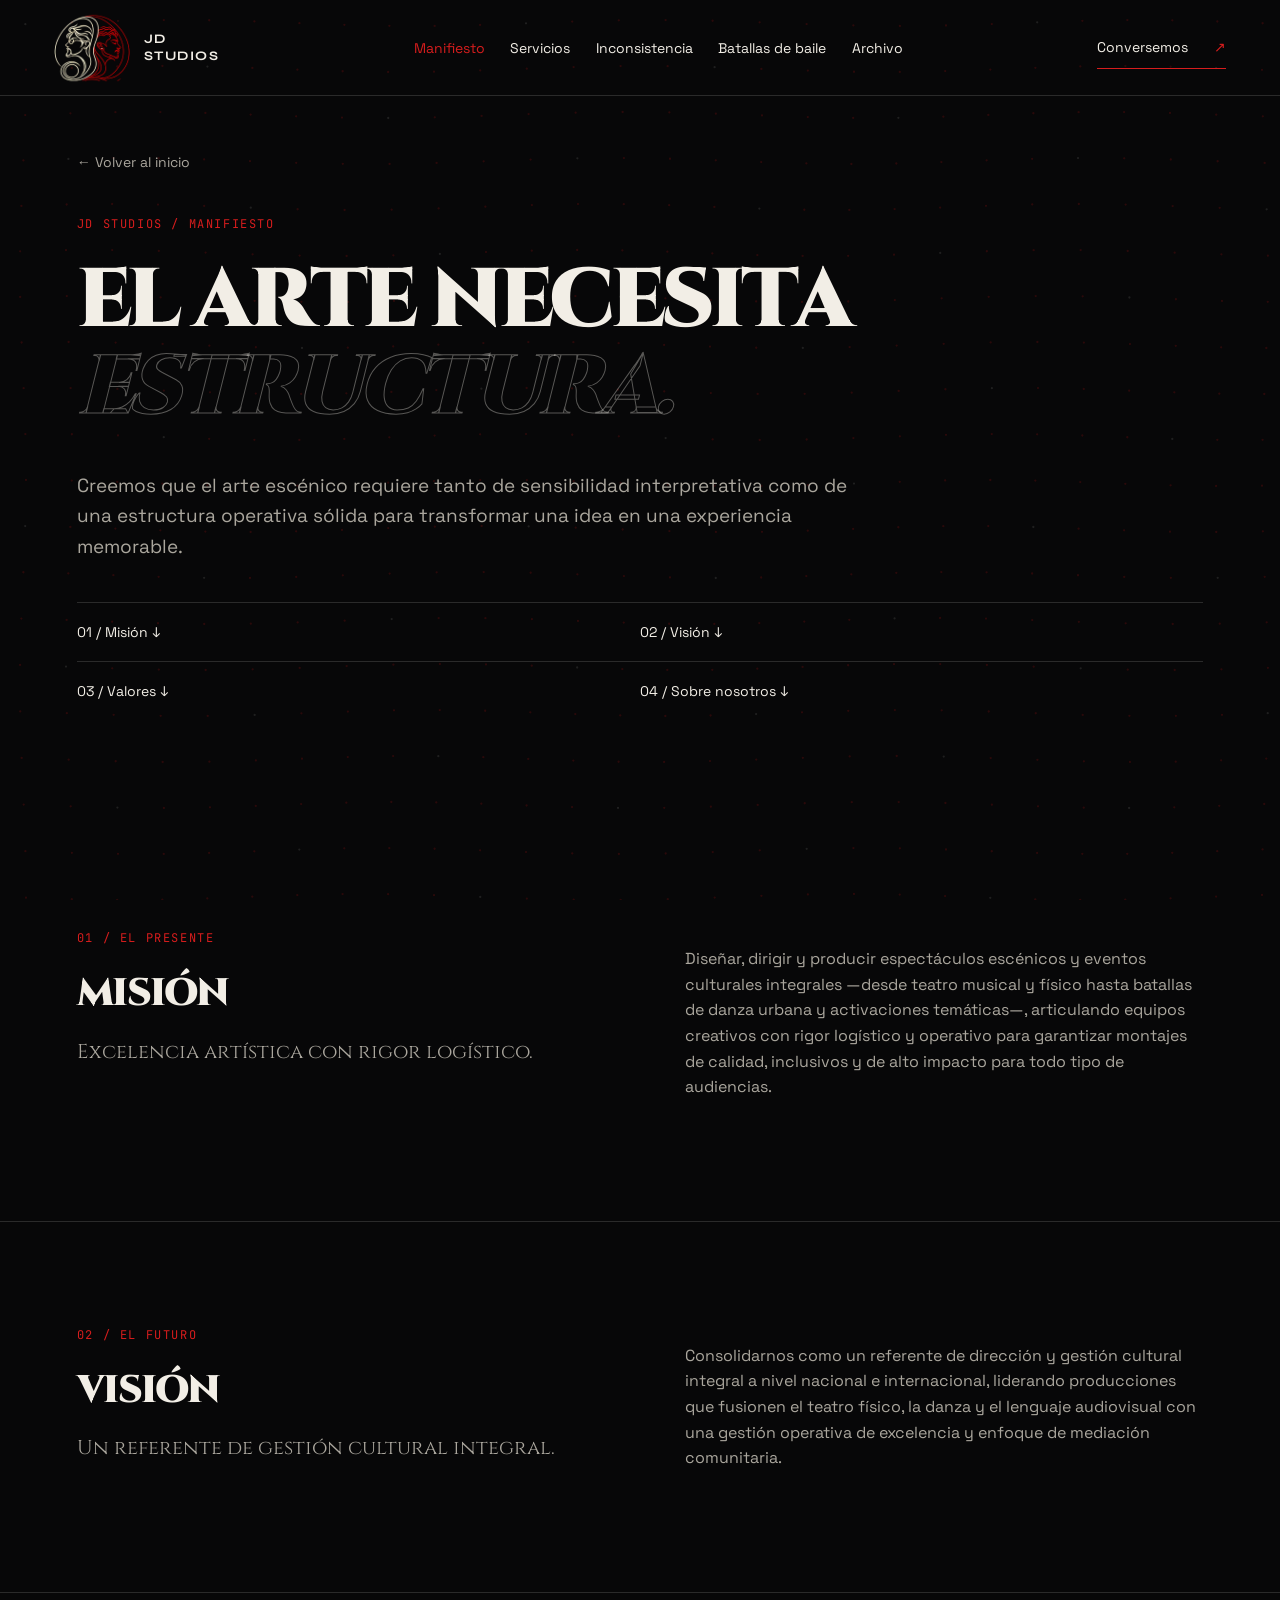
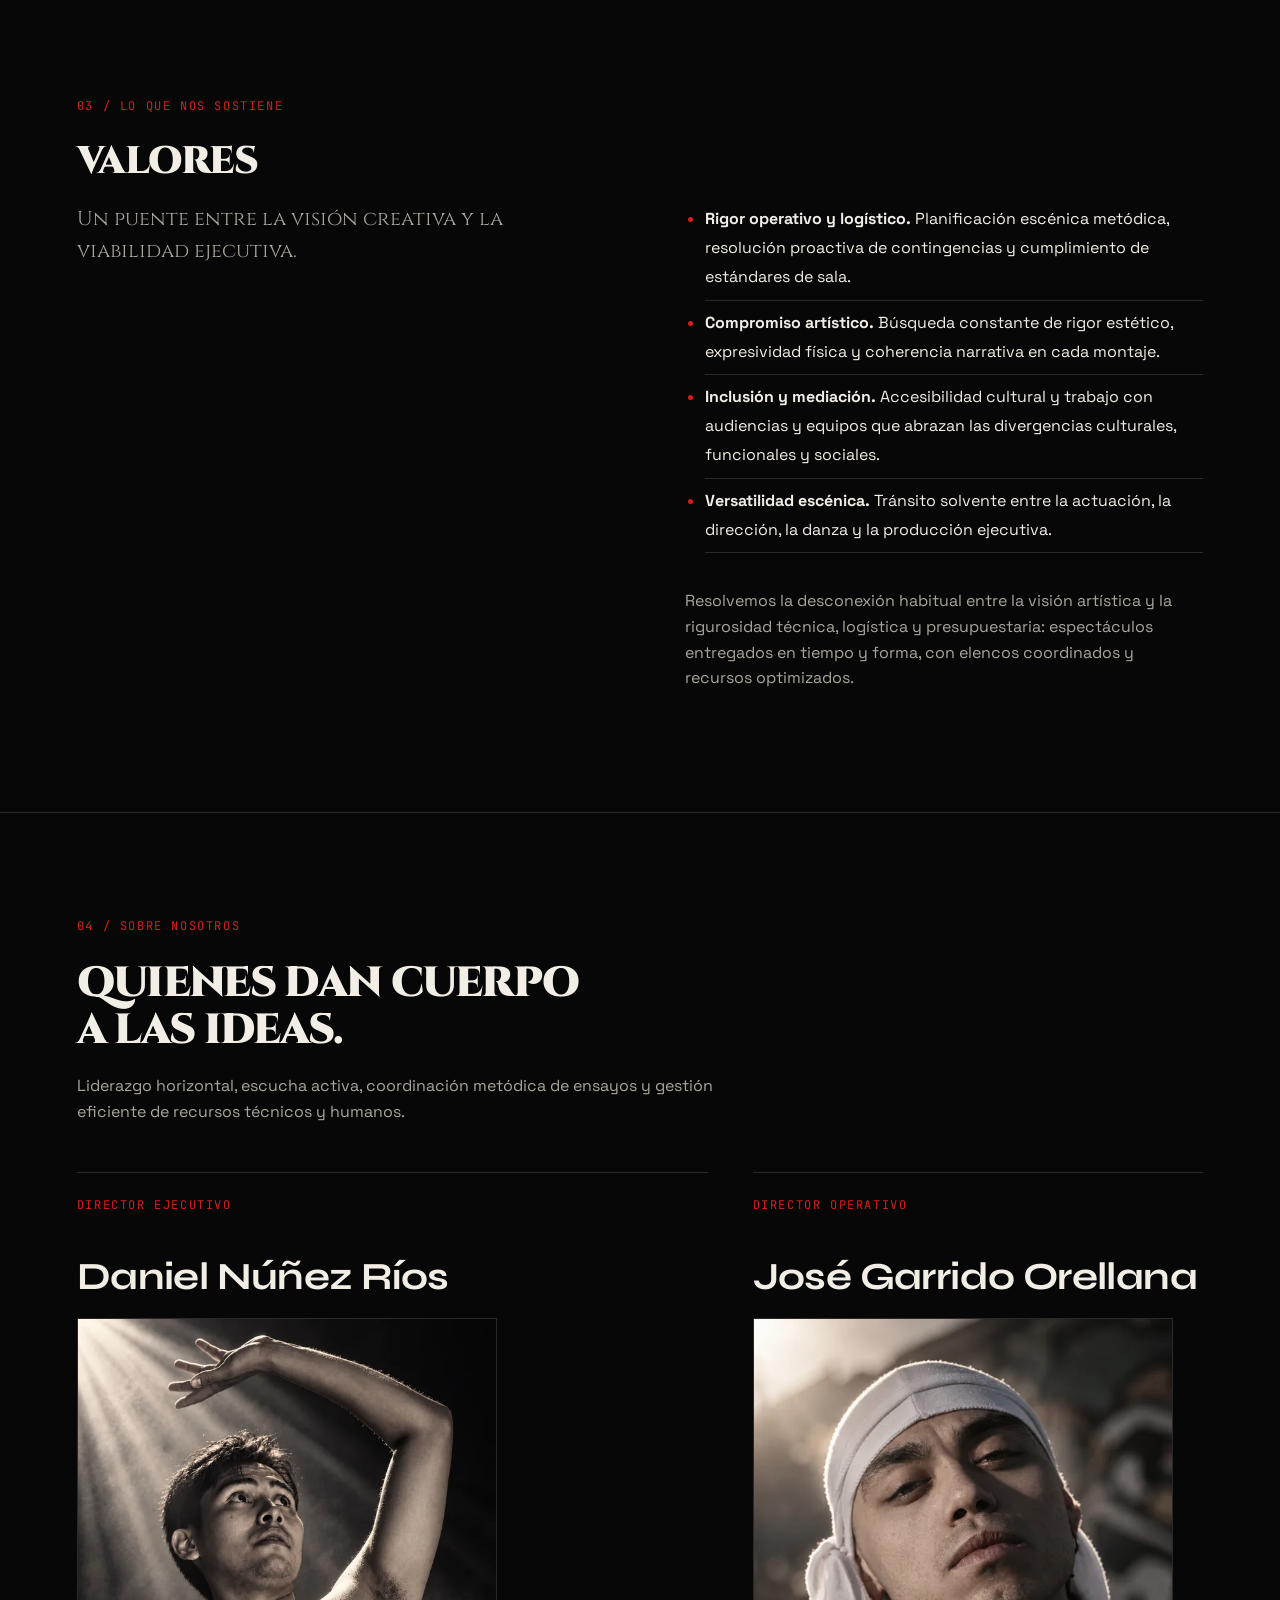
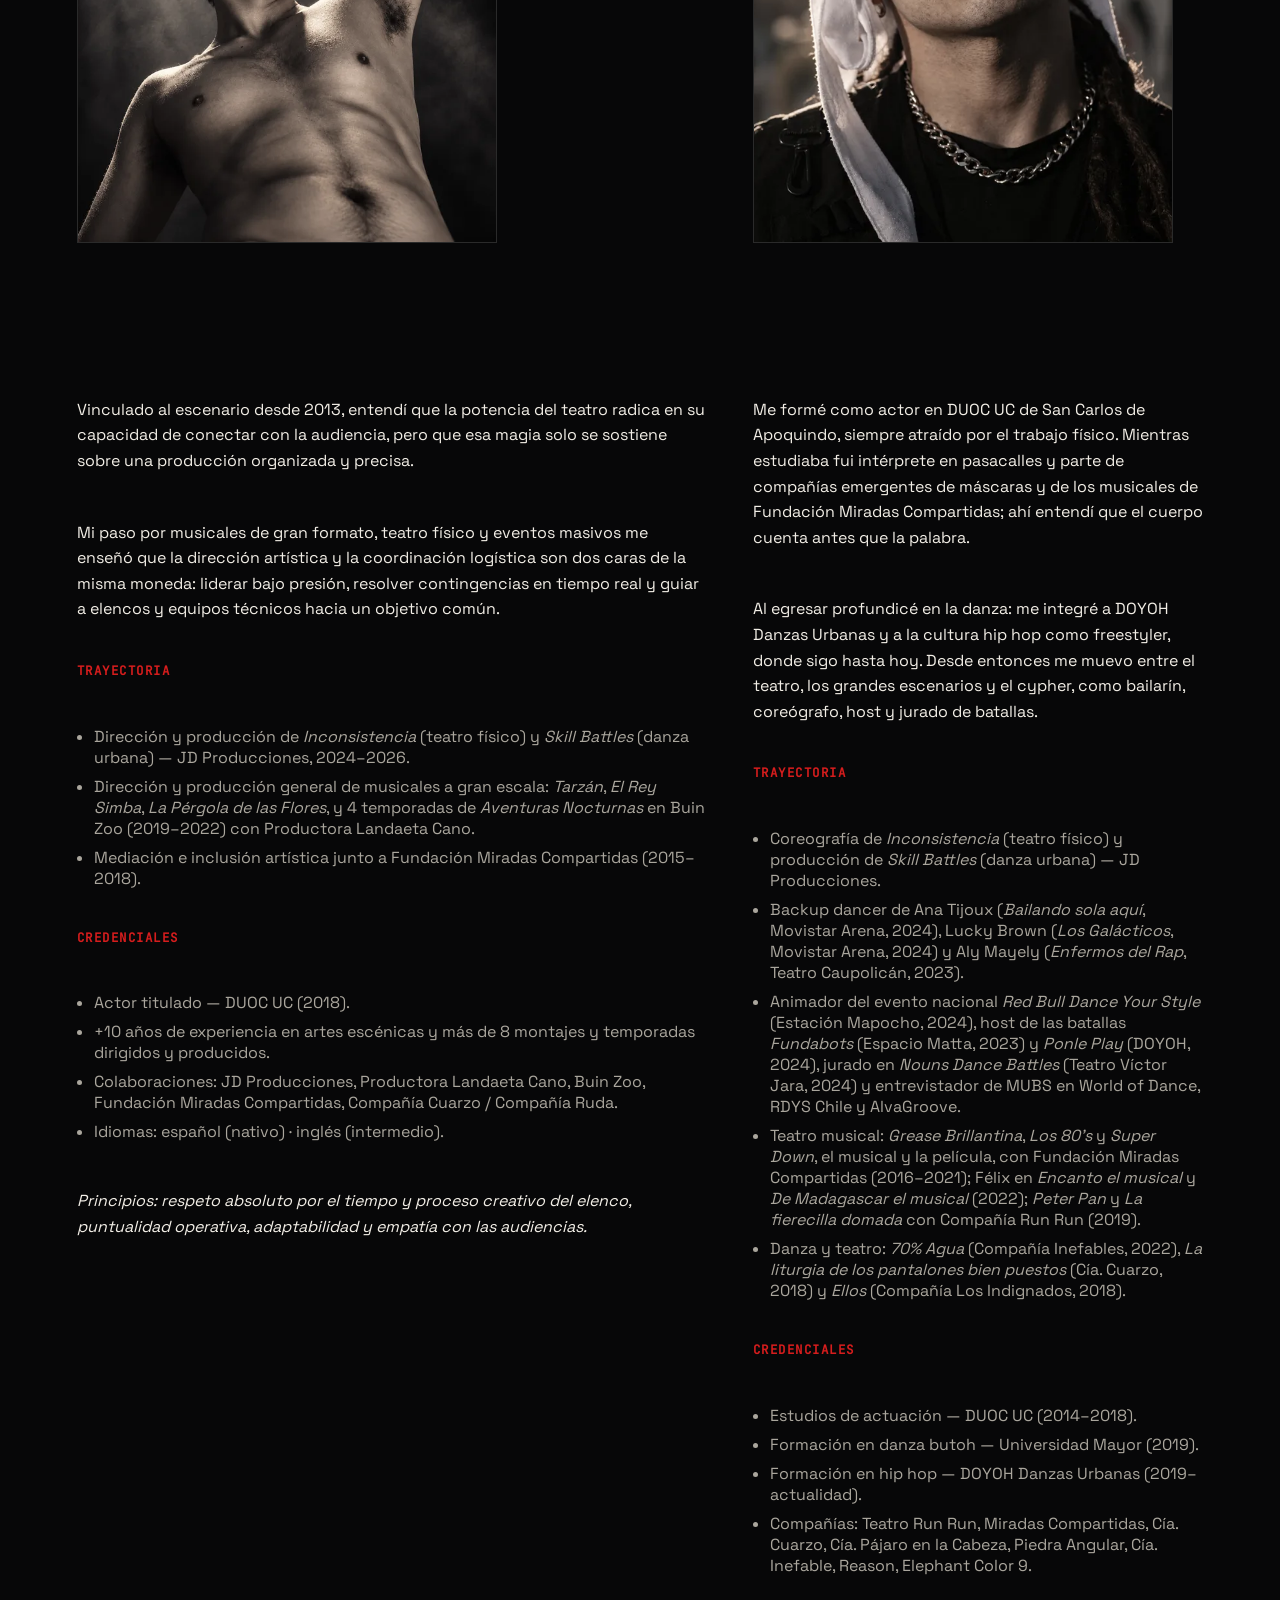
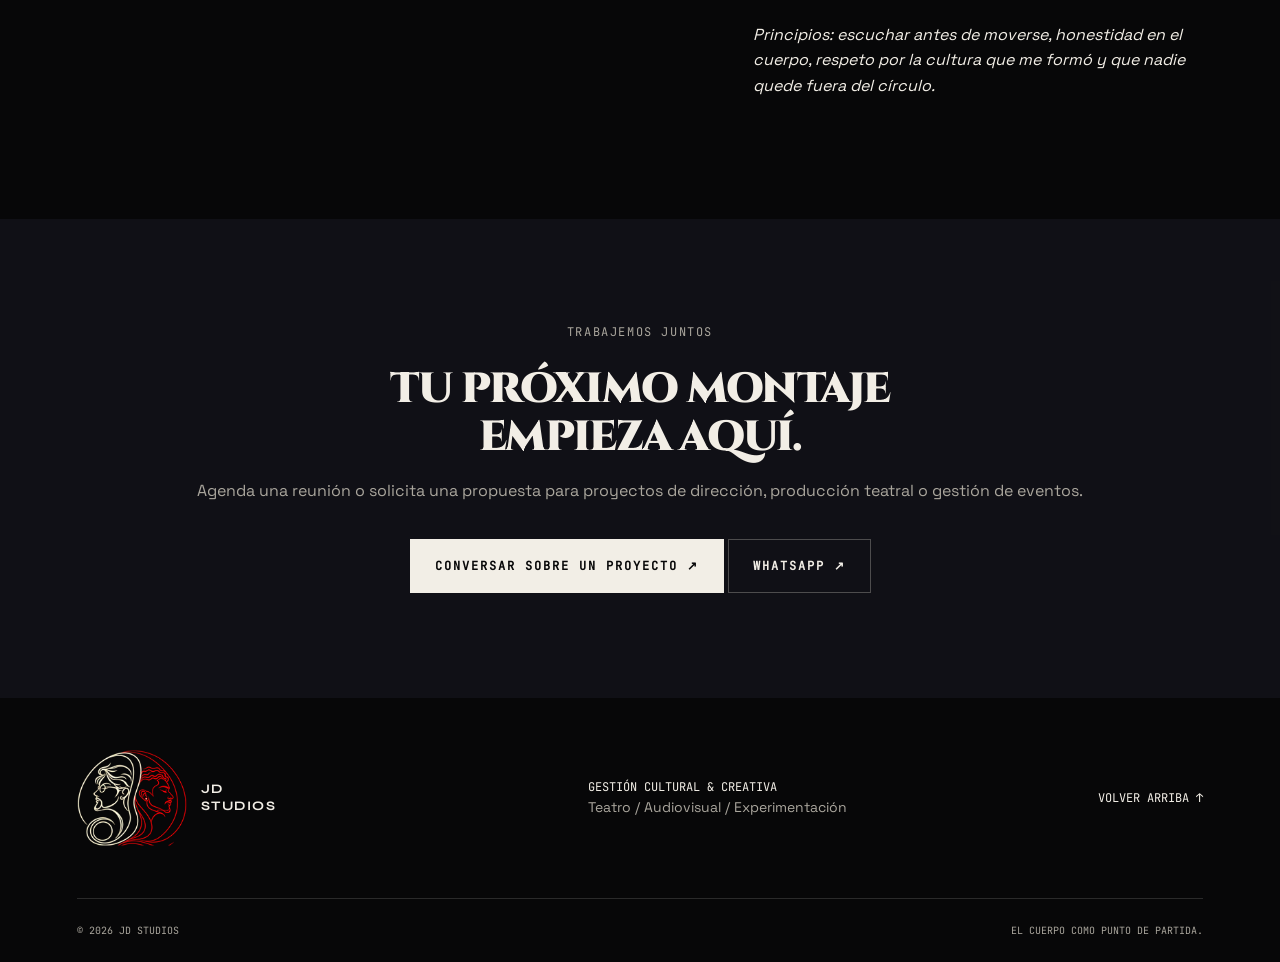
<file: manifiesto.html>
<!doctype html>
<html lang="es"><head><meta charset="utf-8"><meta name="viewport" content="width=device-width,initial-scale=1"><title>Manifiesto — JD Studios</title><meta name="description" content="Manifiesto de JD Studios: pensamiento, historia y trayectoria de sus creadores, Daniel Núñez Ríos y José Garrido."><link rel="canonical" href="https://www.jdstudios.cl/manifiesto.html"><meta property="og:type" content="website"><meta property="og:site_name" content="JD Studios"><meta property="og:locale" content="es_CL"><meta property="og:title" content="Manifiesto — JD Studios"><meta property="og:description" content="Manifiesto de JD Studios: pensamiento, historia y trayectoria de sus creadores, Daniel Núñez Ríos y José Garrido."><meta property="og:url" content="https://www.jdstudios.cl/manifiesto.html"><meta property="og:image" content="https://www.jdstudios.cl/assets/og/jd-studios.jpg"><meta property="og:image:width" content="1200"><meta property="og:image:height" content="630"><meta property="og:image:alt" content="Emblema de JD Studios"><meta name="twitter:card" content="summary_large_image"><link rel="icon" type="image/png" href="assets/opt/favicon-64.png"><link rel="preload" href="assets/fonts/space-grotesk.woff2" as="font" type="font/woff2" crossorigin><link rel="preload" href="assets/fonts/cinzel.woff2" as="font" type="font/woff2" crossorigin><link rel="preload" href="assets/fonts/jetbrains-mono.woff2" as="font" type="font/woff2" crossorigin><link rel="stylesheet" href="style.css?v=about6"></head>
<body><a class="skip" href="#principal">Saltar al contenido</a><header><a class="brand" href="index.html" aria-label="JD Studios, inicio"><span class="logo-frame"><img decoding="async" width="320" height="320" src="assets/opt/logo-320.webp" srcset="assets/opt/logo-160.webp 160w, assets/opt/logo-320.webp 320w" sizes="146px" alt="Logo de JD Studios" loading="lazy"></span><span>JD<br>STUDIOS</span></a><nav aria-label="Navegación principal"><a href="manifiesto.html" aria-current="page">Manifiesto</a><a href="servicios.html">Servicios</a><a href="inconsistencia.html">Inconsistencia</a><a href="bailes-skillbattles.html">Batallas de baile</a><a href="archivo.html">Archivo</a></nav><a class="header-contact" href="index.html#contacto">Conversemos <span>↗</span></a></header><main id="principal"><section class="service-intro section"><a class="back-link" href="index.html">← Volver al inicio</a><p class="section-label">JD STUDIOS / MANIFIESTO</p><h1>El arte necesita<br><span class="outline">estructura.</span></h1><p>Creemos que el arte escénico requiere tanto de sensibilidad interpretativa como de una estructura operativa sólida para transformar una idea en una experiencia memorable.</p><nav class="service-index" aria-label="Explorar manifiesto"><a href="#mision">01 / Misión ↓</a><a href="#vision">02 / Visión ↓</a><a href="#valores">03 / Valores ↓</a><a href="#sobre-nosotros">04 / Sobre nosotros ↓</a></nav></section>
<section class="service-detail section" id="mision"><div><p class="section-label">01 / EL PRESENTE</p><h2>Misión</h2><p class="service-tagline">Excelencia artística con rigor logístico.</p></div><div><p>Diseñar, dirigir y producir espectáculos escénicos y eventos culturales integrales —desde teatro musical y físico hasta batallas de danza urbana y activaciones temáticas—, articulando equipos creativos con rigor logístico y operativo para garantizar montajes de calidad, inclusivos y de alto impacto para todo tipo de audiencias.</p></div></section>
<section class="service-detail section" id="vision"><div><p class="section-label">02 / EL FUTURO</p><h2>Visión</h2><p class="service-tagline">Un referente de gestión cultural integral.</p></div><div><p>Consolidarnos como un referente de dirección y gestión cultural integral a nivel nacional e internacional, liderando producciones que fusionen el teatro físico, la danza y el lenguaje audiovisual con una gestión operativa de excelencia y enfoque de mediación comunitaria.</p></div></section>
<section class="service-detail section" id="valores"><div><p class="section-label">03 / LO QUE NOS SOSTIENE</p><h2>Valores</h2><p class="service-tagline">Un puente entre la visión creativa y la viabilidad ejecutiva.</p></div><div><ul><li><strong>Liderazgo colaborativo.</strong> Coordinación empática y efectiva de elencos y equipos técnicos bajo presión.</li><li><strong>Rigor operativo y logístico.</strong> Planificación escénica metódica, resolución proactiva de contingencias y cumplimiento de estándares de sala.</li><li><strong>Compromiso artístico.</strong> Búsqueda constante de rigor estético, expresividad física y coherencia narrativa en cada montaje.</li><li><strong>Inclusión y mediación.</strong> Accesibilidad cultural y trabajo con audiencias y equipos que abrazan las divergencias culturales, funcionales y sociales.</li><li><strong>Versatilidad escénica.</strong> Tránsito solvente entre la actuación, la dirección, la danza y la producción ejecutiva.</li></ul><p>Resolvemos la desconexión habitual entre la visión artística y la rigurosidad técnica, logística y presupuestaria: espectáculos entregados en tiempo y forma, con elencos coordinados y recursos optimizados.</p></div></section>
<section class="about section" id="sobre-nosotros"><p class="section-label">04 / SOBRE NOSOTROS</p><h2>Quienes dan cuerpo<br>a las ideas.</h2><p class="about-lead">Liderazgo horizontal, escucha activa, coordinación metódica de ensayos y gestión eficiente de recursos técnicos y humanos.</p><div class="about-grid">
<article class="about-person"><p class="section-label">DIRECTOR EJECUTIVO</p><h3>Daniel Núñez Ríos</h3><figure class="about-photo"><img decoding="async" width="1000" height="1153" src="assets/opt/daniel-1000.webp" srcset="assets/opt/daniel-700.webp 700w, assets/opt/daniel-1000.webp 1000w" sizes="(max-width:800px) 92vw, 420px" alt="Retrato de Daniel Núñez Ríos bajo un haz de luz" loading="lazy"></figure><p class="service-tagline">Transformo visiones creativas en experiencias escénicas sólidas y de alto impacto.</p><p>Vinculado al escenario desde 2013, entendí que la potencia del teatro radica en su capacidad de conectar con la audiencia, pero que esa magia solo se sostiene sobre una producción organizada y precisa.</p><p>Mi paso por musicales de gran formato, teatro físico y eventos masivos me enseñó que la dirección artística y la coordinación logística son dos caras de la misma moneda: liderar bajo presión, resolver contingencias en tiempo real y guiar a elencos y equipos técnicos hacia un objetivo común.</p><h4>Trayectoria</h4><ul><li>Dirección y producción de <em>Inconsistencia</em> (teatro físico) y <em>Skill Battles</em> (danza urbana) — JD Producciones, 2024–2026.</li><li>Dirección y producción general de musicales a gran escala: <em>Tarzán</em>, <em>El Rey Simba</em>, <em>La Pérgola de las Flores</em>, y 4 temporadas de <em>Aventuras Nocturnas</em> en Buin Zoo (2019–2022) con Productora Landaeta Cano.</li><li>Mediación e inclusión artística junto a Fundación Miradas Compartidas (2015–2018).</li></ul><h4>Credenciales</h4><ul><li>Actor titulado — DUOC UC (2018).</li><li>+10 años de experiencia en artes escénicas y más de 8 montajes y temporadas dirigidos y producidos.</li><li>Colaboraciones: JD Producciones, Productora Landaeta Cano, Buin Zoo, Fundación Miradas Compartidas, Compañía Cuarzo / Compañía Ruda.</li><li>Idiomas: español (nativo) · inglés (intermedio).</li></ul><p><em>Principios: respeto absoluto por el tiempo y proceso creativo del elenco, puntualidad operativa, adaptabilidad y empatía con las audiencias.</em></p></article>
<article class="about-person"><p class="section-label">DIRECTOR OPERATIVO</p><h3>José Garrido Orellana</h3><figure class="about-photo"><img decoding="async" width="1000" height="1000" src="assets/opt/jose-1000.webp" srcset="assets/opt/jose-700.webp 700w, assets/opt/jose-1000.webp 1000w" sizes="(max-width:800px) 92vw, 420px" alt="Retrato de José Garrido con durag blanco frente a un muro de graffiti" loading="lazy"></figure><p class="service-tagline">Llevo el freestyle a la escena: cuerpo, calle y teatro en un mismo movimiento.</p><p>Me formé como actor en DUOC UC de San Carlos de Apoquindo, siempre atraído por el trabajo físico. Mientras estudiaba fui intérprete en pasacalles y parte de compañías emergentes de máscaras y de los musicales de Fundación Miradas Compartidas; ahí entendí que el cuerpo cuenta antes que la palabra.</p><p>Al egresar profundicé en la danza: me integré a DOYOH Danzas Urbanas y a la cultura hip hop como freestyler, donde sigo hasta hoy. Desde entonces me muevo entre el teatro, los grandes escenarios y el cypher, como bailarín, coreógrafo, host y jurado de batallas.</p><h4>Trayectoria</h4><ul><li>Coreografía de <em>Inconsistencia</em> (teatro físico) y producción de <em>Skill Battles</em> (danza urbana) — JD Producciones.</li><li>Backup dancer de Ana Tijoux (<em>Bailando sola aquí</em>, Movistar Arena, 2024), Lucky Brown (<em>Los Galácticos</em>, Movistar Arena, 2024) y Aly Mayely (<em>Enfermos del Rap</em>, Teatro Caupolicán, 2023).</li><li>Animador del evento nacional <em>Red Bull Dance Your Style</em> (Estación Mapocho, 2024), host de las batallas <em>Fundabots</em> (Espacio Matta, 2023) y <em>Ponle Play</em> (DOYOH, 2024), jurado en <em>Nouns Dance Battles</em> (Teatro Víctor Jara, 2024) y entrevistador de MUBS en World of Dance, RDYS Chile y AlvaGroove.</li><li>Teatro musical: <em>Grease Brillantina</em>, <em>Los 80’s</em> y <em>Super Down</em>, el musical y la película, con Fundación Miradas Compartidas (2016–2021); Félix en <em>Encanto el musical</em> y <em>De Madagascar el musical</em> (2022); <em>Peter Pan</em> y <em>La fierecilla domada</em> con Compañía Run Run (2019).</li><li>Danza y teatro: <em>70% Agua</em> (Compañía Inefables, 2022), <em>La liturgia de los pantalones bien puestos</em> (Cía. Cuarzo, 2018) y <em>Ellos</em> (Compañía Los Indignados, 2018).</li></ul><h4>Credenciales</h4><ul><li>Estudios de actuación — DUOC UC (2014–2018).</li><li>Formación en danza butoh — Universidad Mayor (2019).</li><li>Formación en hip hop — DOYOH Danzas Urbanas (2019–actualidad).</li><li>Compañías: Teatro Run Run, Miradas Compartidas, Cía. Cuarzo, Cía. Pájaro en la Cabeza, Piedra Angular, Cía. Inefable, Reason, Elephant Color 9.</li></ul><p><em>Principios: escuchar antes de moverse, honestidad en el cuerpo, respeto por la cultura que me formó y que nadie quede fuera del círculo.</em></p></article>
</div></section>
<section class="service-closing section"><p class="section-label">TRABAJEMOS JUNTOS</p><h2>Tu próximo montaje<br>empieza aquí.</h2><p>Agenda una reunión o solicita una propuesta para proyectos de dirección, producción teatral o gestión de eventos.</p><a class="button" href="mailto:daniiel.anr@gmail.com?subject=Proyecto%20de%20direcci%C3%B3n%20o%20producci%C3%B3n">Conversar sobre un proyecto ↗</a> <a class="button secondary" href="https://wa.me/56953109841">WhatsApp ↗</a></section></main><footer><a class="brand" href="index.html"><span class="logo-frame"><img decoding="async" width="320" height="320" src="assets/opt/logo-320.webp" srcset="assets/opt/logo-160.webp 160w, assets/opt/logo-320.webp 320w" sizes="146px" alt="Logo de JD Studios"></span><span>JD<br>STUDIOS</span></a><p>GESTIÓN CULTURAL & CREATIVA<br><span>Teatro / Audiovisual / Experimentación</span></p><a href="index.html">VOLVER ARRIBA ↑</a><div class="footer-bottom"><span>© 2026 JD STUDIOS</span><span>EL CUERPO COMO PUNTO DE PARTIDA.</span></div></footer><script src="motion.js?v=mobile1"></script><script src="bg.js?v=perf1"></script></body></html>
</file>
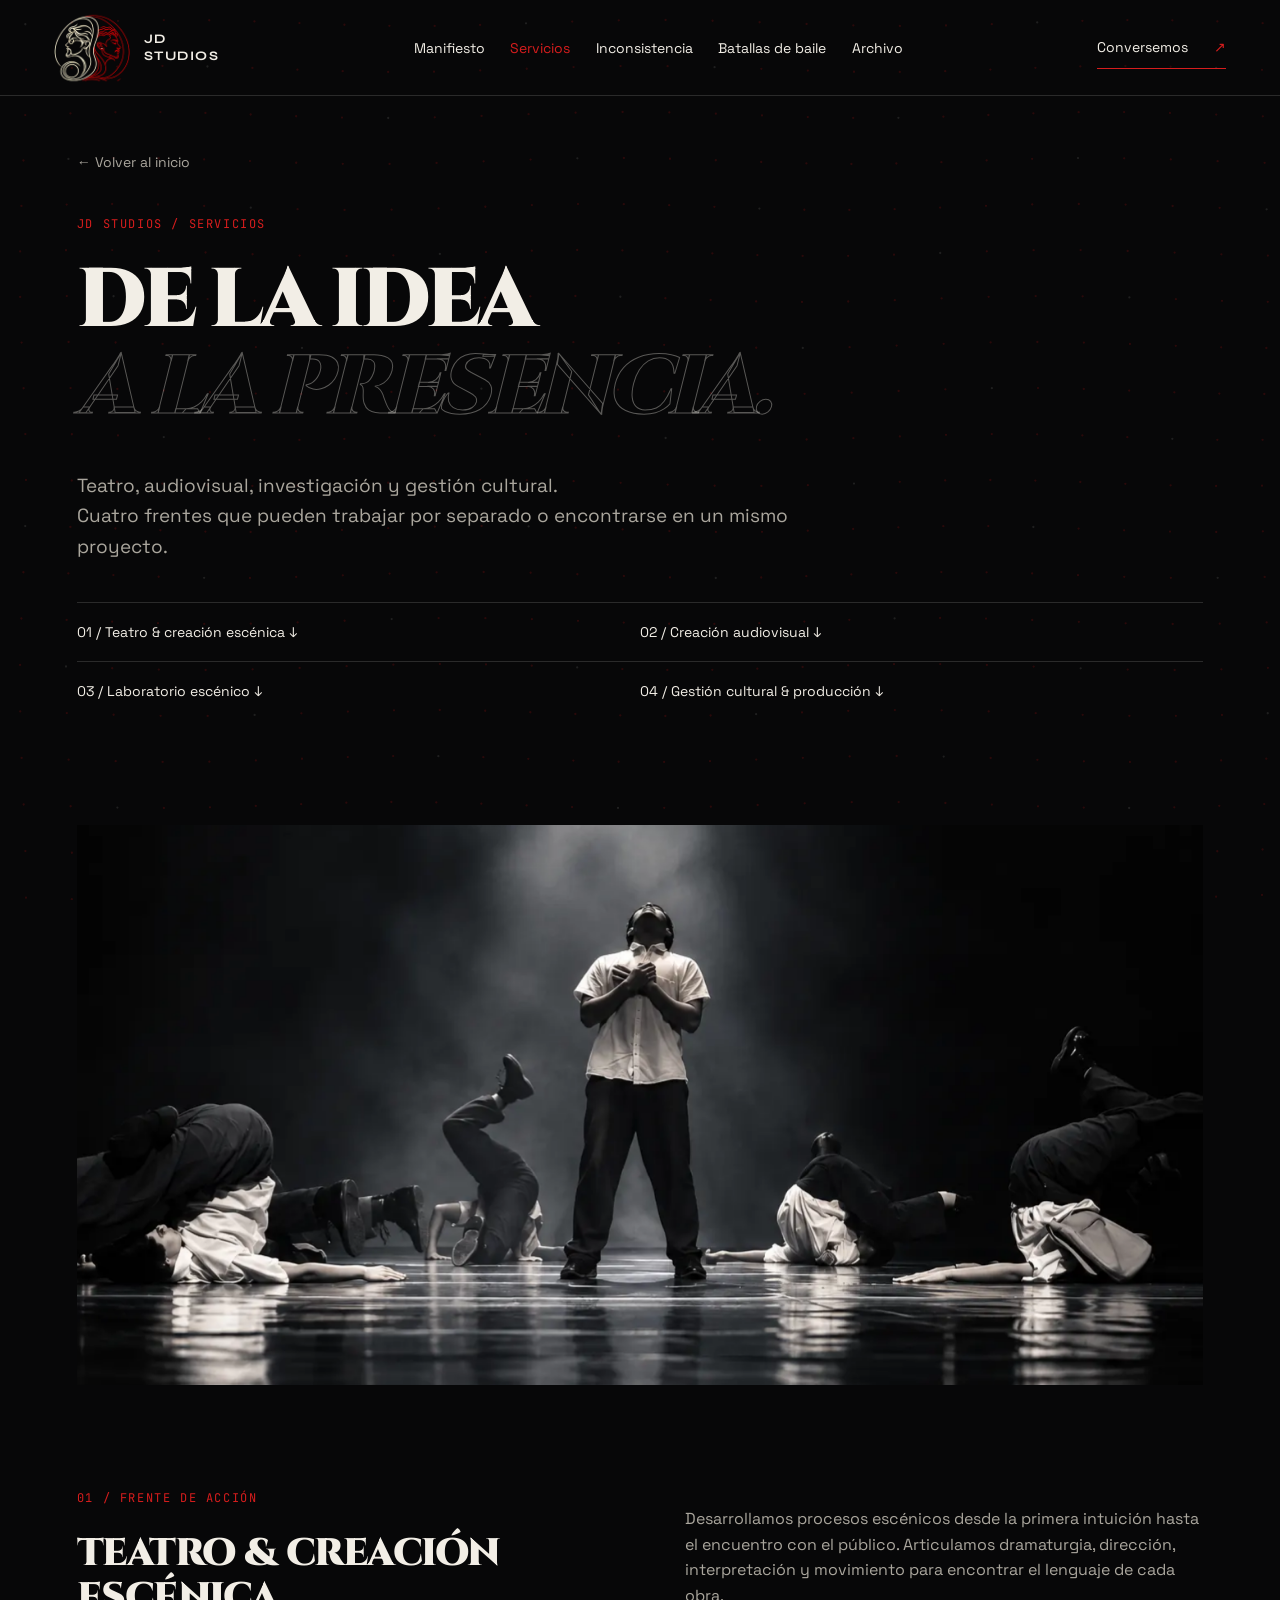
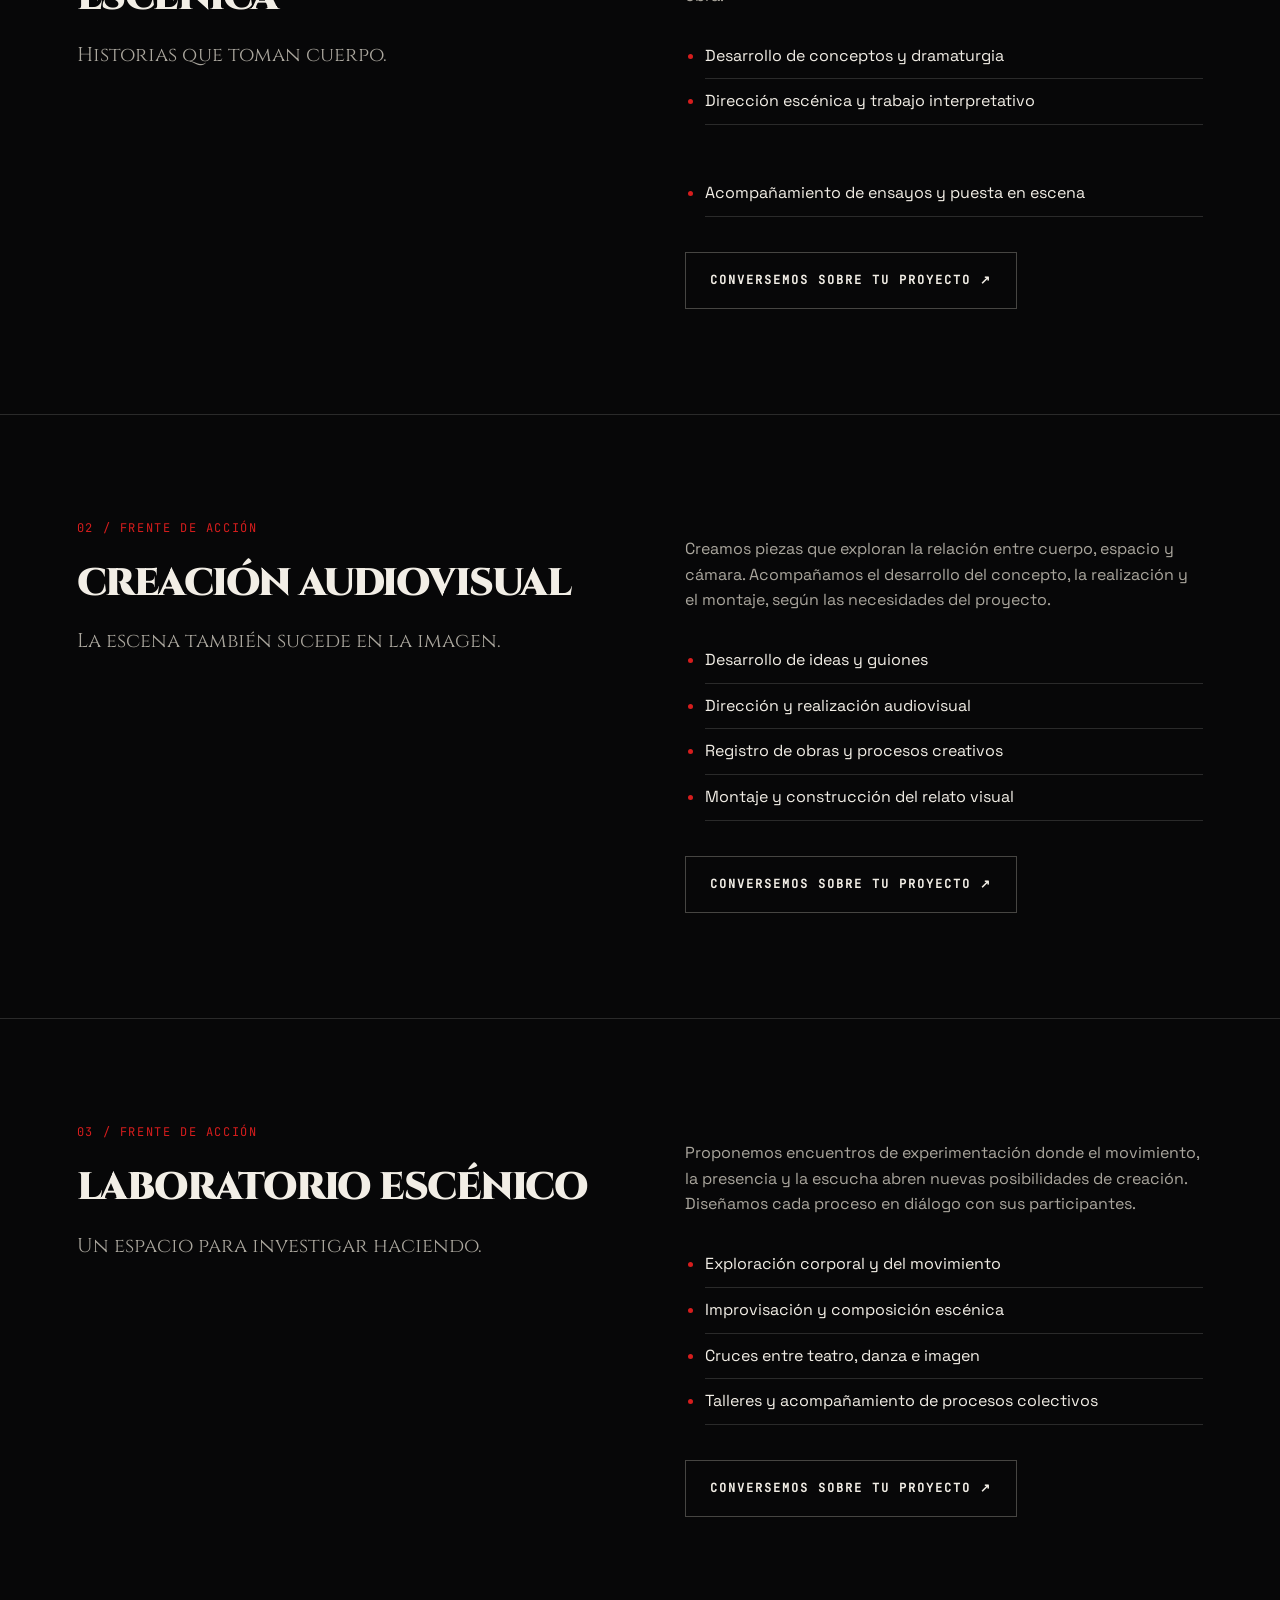
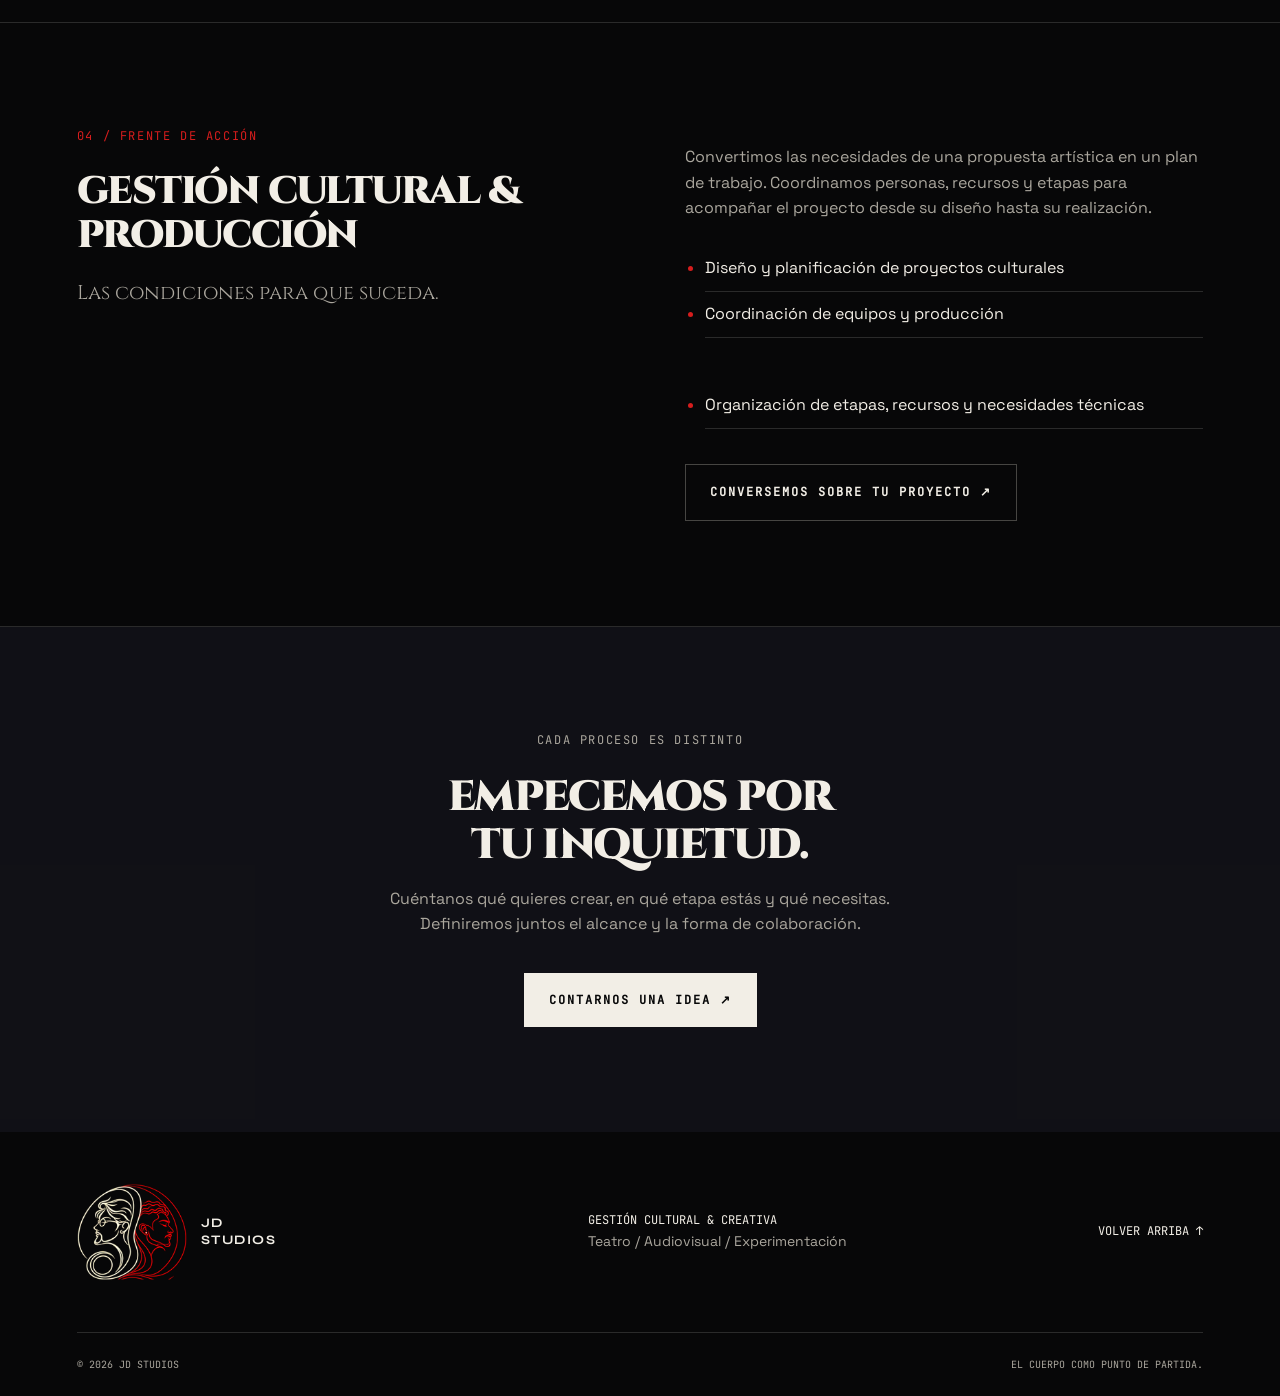
<file: servicios.html>
<!doctype html>
<html lang="es"><head><meta charset="utf-8"><meta name="viewport" content="width=device-width,initial-scale=1"><title>Servicios — JD Studios</title><meta name="description" content="Conoce los servicios de JD Studios: teatro y creación escénica, creación audiovisual, laboratorio escénico y gestión cultural & producción."><link rel="canonical" href="https://www.jdstudios.cl/servicios.html"><meta property="og:type" content="website"><meta property="og:site_name" content="JD Studios"><meta property="og:locale" content="es_CL"><meta property="og:title" content="Servicios — JD Studios"><meta property="og:description" content="Conoce los servicios de JD Studios: teatro y creación escénica, creación audiovisual, laboratorio escénico y gestión cultural & producción."><meta property="og:url" content="https://www.jdstudios.cl/servicios.html"><meta property="og:image" content="https://www.jdstudios.cl/assets/og/jd-studios.jpg"><meta property="og:image:width" content="1200"><meta property="og:image:height" content="630"><meta property="og:image:alt" content="Emblema de JD Studios"><meta name="twitter:card" content="summary_large_image"><link rel="icon" type="image/png" href="assets/opt/favicon-64.png"><link rel="preload" href="assets/fonts/space-grotesk.woff2" as="font" type="font/woff2" crossorigin><link rel="preload" href="assets/fonts/cinzel.woff2" as="font" type="font/woff2" crossorigin><link rel="preload" href="assets/fonts/jetbrains-mono.woff2" as="font" type="font/woff2" crossorigin><link rel="stylesheet" href="style.css?v=mobile1"></head>
<body><a class="skip" href="#principal">Saltar al contenido</a><header><a class="brand" href="index.html" aria-label="JD Studios, inicio"><span class="logo-frame"><img decoding="async" width="320" height="320" src="assets/opt/logo-320.webp" srcset="assets/opt/logo-160.webp 160w, assets/opt/logo-320.webp 320w" sizes="146px" alt="Logo de JD Studios" loading="lazy"></span><span>JD<br>STUDIOS</span></a><nav aria-label="Navegación principal"><a href="manifiesto.html">Manifiesto</a><a href="servicios.html" aria-current="page">Servicios</a><a href="inconsistencia.html">Inconsistencia</a><a href="bailes-skillbattles.html">Batallas de baile</a><a href="archivo.html">Archivo</a></nav><a class="header-contact" href="index.html#contacto">Conversemos <span>↗</span></a></header><main id="principal"><section class="service-intro section"><a class="back-link" href="index.html">← Volver al inicio</a><p class="section-label">JD STUDIOS / SERVICIOS</p><h1>De la idea<br><span class="outline">a la presencia.</span></h1><p>Teatro, audiovisual, investigación y gestión cultural.<br>Cuatro frentes que pueden trabajar por separado o encontrarse en un mismo proyecto.</p><nav class="service-index" aria-label="Explorar servicios"><a href="#teatro">01 / Teatro & creación escénica ↓</a><a href="#audiovisual">02 / Creación audiovisual ↓</a><a href="#laboratorio">03 / Laboratorio escénico ↓</a><a href="#gestion">04 / Gestión cultural & producción ↓</a></nav></section><figure class="service-banner"><img loading="lazy" decoding="async" width="1536" height="1024" src="assets/opt/baile-dani-1536.webp" srcset="assets/opt/baile-dani-800.webp 800w, assets/opt/baile-dani-1536.webp 1536w" sizes="92vw" alt="Elenco de danza bajo la luz del escenario"></figure><section class="service-detail section" id="teatro"><div><p class="section-label">01 / FRENTE DE ACCIÓN</p><h2>Teatro & creación escénica</h2><p class="service-tagline">Historias que toman cuerpo.</p></div><div><p>Desarrollamos procesos escénicos desde la primera intuición hasta el encuentro con el público. Articulamos dramaturgia, dirección, interpretación y movimiento para encontrar el lenguaje de cada obra.</p><ul><li>Desarrollo de conceptos y dramaturgia</li><li>Dirección escénica y trabajo interpretativo</li><li>Creación coreográfica y composición del movimiento</li><li>Acompañamiento de ensayos y puesta en escena</li></ul><a class="button secondary" href="mailto:jd.producciones1002@gmail.com?subject=Consulta%3A%20Teatro%20%26%20creaci%C3%B3n%20esc%C3%A9nica">Conversemos sobre tu proyecto ↗</a></div></section><section class="service-detail section" id="audiovisual"><div><p class="section-label">02 / FRENTE DE ACCIÓN</p><h2>Creación audiovisual</h2><p class="service-tagline">La escena también sucede en la imagen.</p></div><div><p>Creamos piezas que exploran la relación entre cuerpo, espacio y cámara. Acompañamos el desarrollo del concepto, la realización y el montaje, según las necesidades del proyecto.</p><ul><li>Desarrollo de ideas y guiones</li><li>Dirección y realización audiovisual</li><li>Registro de obras y procesos creativos</li><li>Montaje y construcción del relato visual</li></ul><a class="button secondary" href="mailto:jd.producciones1002@gmail.com?subject=Consulta%3A%20Creaci%C3%B3n%20audiovisual">Conversemos sobre tu proyecto ↗</a></div></section><section class="service-detail section" id="laboratorio"><div><p class="section-label">03 / FRENTE DE ACCIÓN</p><h2>Laboratorio escénico</h2><p class="service-tagline">Un espacio para investigar haciendo.</p></div><div><p>Proponemos encuentros de experimentación donde el movimiento, la presencia y la escucha abren nuevas posibilidades de creación. Diseñamos cada proceso en diálogo con sus participantes.</p><ul><li>Exploración corporal y del movimiento</li><li>Improvisación y composición escénica</li><li>Cruces entre teatro, danza e imagen</li><li>Talleres y acompañamiento de procesos colectivos</li></ul><a class="button secondary" href="mailto:jd.producciones1002@gmail.com?subject=Consulta%3A%20Laboratorio%20esc%C3%A9nico">Conversemos sobre tu proyecto ↗</a></div></section><section class="service-detail section" id="gestion"><div><p class="section-label">04 / FRENTE DE ACCIÓN</p><h2>Gestión cultural & producción</h2><p class="service-tagline">Las condiciones para que suceda.</p></div><div><p>Convertimos las necesidades de una propuesta artística en un plan de trabajo. Coordinamos personas, recursos y etapas para acompañar el proyecto desde su diseño hasta su realización.</p><ul><li>Diseño y planificación de proyectos culturales</li><li>Coordinación de equipos y producción</li><li>Programación y articulación de colaboraciones</li><li>Organización de etapas, recursos y necesidades técnicas</li></ul><a class="button secondary" href="mailto:jd.producciones1002@gmail.com?subject=Consulta%3A%20Gesti%C3%B3n%20cultural%20%26%20producci%C3%B3n">Conversemos sobre tu proyecto ↗</a></div></section><section class="service-closing section"><p class="section-label">CADA PROCESO ES DISTINTO</p><h2>Empecemos por<br>tu inquietud.</h2><p>Cuéntanos qué quieres crear, en qué etapa estás y qué necesitas.<br>Definiremos juntos el alcance y la forma de colaboración.</p><a class="button" href="index.html#contacto">Contarnos una idea ↗</a></section></main><footer><a class="brand" href="index.html"><span class="logo-frame"><img decoding="async" width="320" height="320" src="assets/opt/logo-320.webp" srcset="assets/opt/logo-160.webp 160w, assets/opt/logo-320.webp 320w" sizes="146px" alt="Logo de JD Studios"></span><span>JD<br>STUDIOS</span></a><p>GESTIÓN CULTURAL & CREATIVA<br><span>Teatro / Audiovisual / Experimentación</span></p><a href="index.html">VOLVER ARRIBA ↑</a><div class="footer-bottom"><span>© 2026 JD STUDIOS</span><span>EL CUERPO COMO PUNTO DE PARTIDA.</span></div></footer><script src="motion.js?v=mobile1"></script><script src="bg.js?v=perf1"></script></body></html>
</file>
<file: style.css>
@font-face{font-family:'Cinzel';font-style:normal;font-weight:400 900;font-display:swap;src:url(assets/fonts/cinzel.woff2) format('woff2');unicode-range:U+0000-00FF,U+0131,U+0152-0153,U+02BB-02BC,U+02C6,U+02DA,U+02DC,U+0304,U+0308,U+0329,U+2000-206F,U+20AC,U+2122,U+2191,U+2193,U+2212,U+2215,U+FEFF,U+FFFD}@font-face{font-family:'Space Grotesk';font-style:normal;font-weight:400 700;font-display:swap;src:url(assets/fonts/space-grotesk.woff2) format('woff2');unicode-range:U+0000-00FF,U+0131,U+0152-0153,U+02BB-02BC,U+02C6,U+02DA,U+02DC,U+0304,U+0308,U+0329,U+2000-206F,U+20AC,U+2122,U+2191,U+2193,U+2212,U+2215,U+FEFF,U+FFFD}@font-face{font-family:'Syne';font-style:normal;font-weight:400 800;font-display:swap;src:url(assets/fonts/syne.woff2) format('woff2');unicode-range:U+0000-00FF,U+0131,U+0152-0153,U+02BB-02BC,U+02C6,U+02DA,U+02DC,U+0304,U+0308,U+0329,U+2000-206F,U+20AC,U+2122,U+2191,U+2193,U+2212,U+2215,U+FEFF,U+FFFD}@font-face{font-family:'JetBrains Mono';font-style:normal;font-weight:400;font-display:swap;src:url(assets/fonts/jetbrains-mono.woff2) format('woff2');unicode-range:U+0000-00FF,U+0131,U+0152-0153,U+02BB-02BC,U+02C6,U+02DA,U+02DC,U+0304,U+0308,U+0329,U+2000-206F,U+20AC,U+2122,U+2191,U+2193,U+2212,U+2215,U+FEFF,U+FFFD}
*{box-sizing:border-box}html{scroll-behavior:smooth;scroll-padding-top:95px}body{margin:0;background:var(--bg);color:var(--paper);font-family:'Space Grotesk',Arial,sans-serif}a{color:inherit;text-decoration:none}button,input,select,textarea{font:inherit}a,button,input,select,textarea{outline-offset:6px}a:focus-visible,button:focus-visible{outline:2px solid var(--red)}::selection{background:var(--red);color:#111}header{height:96px;padding:0 4.2%;display:flex;align-items:center;justify-content:space-between;border-bottom:1px solid var(--line);position:relative;z-index:2;background:var(--bg)}.brand{display:flex;align-items:center;gap:14px;font-size:13px;letter-spacing:1.5px;font-weight:700;line-height:1.3}.mark{font:italic 48px Georgia;letter-spacing:-10px;padding-right:10px}.mark span{color:var(--red)}nav{display:flex;gap:36px;font-size:14px}nav a:hover,.header-contact:hover{color:var(--red)}.header-contact{font-size:14px;border-bottom:1px solid var(--red);padding:12px 0}.header-contact span{margin-left:22px;color:var(--red)}.hero{min-height:750px;height:calc(100svh - 96px);max-height:1050px;position:relative;padding:65px 5% 0;overflow:hidden}.hero-photo{position:absolute;inset:0 0 0 45%;background:#181817}.hero-photo img{width:100%;height:100%;object-fit:cover;object-position:center 36%;filter:brightness(.75)}.hero-photo:after{content:'';position:absolute;inset:0;background:linear-gradient(90deg,#111110 0%,#11111015 45%,transparent 80%),linear-gradient(0deg,#111110 0%,transparent 25%)}.photo-caption{position:absolute;right:24px;top:35px;writing-mode:vertical-rl;z-index:1;font:12px 'JetBrains Mono',monospace;letter-spacing:2px;color:#c6c4bd}.hero-copy{position:relative;z-index:1}.eyebrow,.section-label{font:12px 'JetBrains Mono',monospace;letter-spacing:1.6px}.eyebrow{display:flex;gap:12px;align-items:center;margin:0 0 38px}.eyebrow i{height:7px;width:7px;background:var(--red);border-radius:50%}h1{font:400 clamp(70px,7.9vw,128px)/.99 Georgia,'Times New Roman',serif;letter-spacing:-4.5px;margin:0 0 26px}h1 em{color:var(--red);font-weight:400}p{line-height:1.6}.intro{font-size:17px;color:#c0beb8;margin:28px 0}.button{display:inline-flex;align-items:center;justify-content:space-between;gap:40px;background:var(--red);color:#111;padding:18px 24px;font-size:14px;font-weight:600;border:1px solid var(--red);cursor:pointer;transition:background .2s,color .2s}.button:hover{background:var(--paper);border-color:var(--paper)}.button span{font-size:23px;line-height:1}.hero-bottom{position:absolute;bottom:25px;left:5%;right:5%;border-top:1px solid var(--line);padding-top:20px;display:flex;justify-content:space-between;gap:20px;font:11px 'JetBrains Mono',monospace;letter-spacing:1px}.hero-bottom a{color:var(--muted)}.discipline-strip{display:flex;justify-content:space-around;align-items:center;gap:20px;padding:26px 4%;border-top:1px solid var(--line);border-bottom:1px solid var(--line);font:12px 'JetBrains Mono',monospace;letter-spacing:1px}.discipline-strip b{font-size:23px;color:var(--red);font-weight:400}.section{padding:105px 6%}.manifest{display:grid;grid-template-columns:24% 1fr;border-bottom:1px solid var(--line)}.section-label{color:var(--red);margin:0 0 26px}h2{font:400 clamp(36px,4vw,65px)/1.13 Georgia,serif;letter-spacing:-1.7px;margin:0}h2 em{font-weight:400;color:var(--muted)}.manifest-text{display:grid;grid-template-columns:1fr 1fr;gap:50px;margin-top:35px;color:var(--muted);font-size:16px}.signature{font:12px 'JetBrains Mono',monospace;letter-spacing:1px;margin-top:34px}.signature span{color:var(--red);margin-left:18px}.section-heading{display:flex;justify-content:space-between;align-items:end;gap:40px;margin-bottom:48px}.section-heading>p{color:var(--muted);font-size:16px;max-width:350px}.services{padding-bottom:95px}.service-list{border-top:1px solid var(--line)}.service-list article{display:grid;grid-template-columns:6% 40% 1fr 30px;align-items:start;gap:20px;padding:33px 0;border-bottom:1px solid var(--line);transition:background .2s}.service-list article:hover{background:#ffffff04}.number{font:12px 'JetBrains Mono',monospace;color:var(--red);padding-top:7px}h3{font-size:24px;font-weight:400;letter-spacing:-.6px;margin:0}.service-list p{font-size:16px;color:var(--muted);margin:0;max-width:440px}.service-symbol{font-size:26px;color:var(--muted)}.archive{background:#1a1a18}.archive-grid{display:grid;grid-template-columns:1.4fr 1fr;gap:35px;align-items:end}figure{margin:0}video{width:100%;height:490px;display:block;object-fit:contain;background:#080808}.portrait img{display:block;width:100%;height:580px;object-fit:cover;object-position:center 35%;filter:grayscale(1)}figcaption{display:flex;justify-content:space-between;gap:12px;padding-top:17px;font:11px 'JetBrains Mono',monospace;color:var(--muted)}.statement{padding:95px 6%;text-align:center;border-bottom:1px solid var(--line)}.statement p{font:400 clamp(30px,3.7vw,58px)/1.25 Georgia,serif;margin:0 0 35px}.statement em{color:var(--red)}.statement>span{font:11px 'JetBrains Mono',monospace;color:var(--muted);letter-spacing:1px}.contact{display:grid;grid-template-columns:1fr 1fr;gap:10%;background:var(--paper);color:#181817}.contact h2 em{color:#67675f}.contact>div>p:not(.section-label){color:#66665e;font-size:16px;margin:30px 0}.email{display:inline-block;font-size:17px;padding-bottom:10px;border-bottom:1px solid #181817;overflow-wrap:anywhere}form{display:flex;flex-direction:column}label{font-size:14px;margin-bottom:10px}input,select,textarea{border:0;border-bottom:1px solid #18181740;background:transparent;border-radius:0;color:#181817;padding:4px 0 13px;margin-bottom:25px;width:100%;font-size:16px}textarea{resize:vertical}form .button{align-self:start}.form-note,#form-status{font-size:13px;line-height:1.6;color:#62625a;margin-bottom:0}footer{padding:45px 6% 25px;display:grid;grid-template-columns:1fr 1fr auto;gap:30px;align-items:center}footer>p,footer>a:not(.brand){font:12px/1.8 'JetBrains Mono',monospace}footer>p span{color:var(--muted);font:14px 'Space Grotesk',Arial}.footer-bottom{grid-column:1/-1;border-top:1px solid var(--line);padding-top:25px;margin-top:15px;display:flex;justify-content:space-between;gap:20px;font:10px 'JetBrains Mono',monospace;color:var(--muted)}.skip{position:absolute;left:20px;top:-60px;padding:10px;background:var(--paper);color:#111;z-index:10}.skip:focus{top:10px}
@media(min-width:1500px){.hero{padding-top:85px}.hero-copy{max-width:1600px;margin:auto}.hero-photo{left:43%}}@media(max-width:900px){nav{gap:20px}.hero{min-height:720px}.hero-photo{left:32%;opacity:.7}.hero h1{font-size:86px}.manifest{grid-template-columns:1fr;gap:20px}.section-heading{display:block}.section-heading>p{margin-top:25px}.service-list article{grid-template-columns:35px 1fr 30px}.service-list p{grid-column:2;max-width:none}.service-symbol{grid-column:3;grid-row:auto}.archive-grid{gap:20px}video{height:390px}.portrait img{height:450px}.contact{gap:7%}.email{font-size:15px}}
@media(max-width:600px){header{height:82px;padding:0 6%}nav{display:none}.brand{font-size:11px}.mark{font-size:41px}.header-contact{font-size:13px}.header-contact span{margin-left:8px}.hero{height:auto;min-height:760px;padding:45px 6% 115px}.hero-photo{left:13%;opacity:.55}.hero-photo img{object-position:48% 20%}.hero-photo:after{background:linear-gradient(90deg,#111110b0,transparent),linear-gradient(0deg,#111110 0%,transparent 60%)}.photo-caption{display:none}.eyebrow{font-size:10px;letter-spacing:1px;margin-bottom:40px}h1,.hero h1{font-size:clamp(54px,12.6vw,76px);letter-spacing:-2.5px;line-height:1.04}.intro{font-size:16px;max-width:310px;margin:30px 0}.hero-bottom{left:6%;right:6%;font-size:9px;line-height:1.7;flex-direction:column;gap:8px}.discipline-strip{display:grid;grid-template-columns:1fr 1fr;text-align:center;font-size:10px;padding:25px 6%;gap:20px 10px}.discipline-strip b{display:none}.section{padding:65px 6%}.manifest-text{grid-template-columns:1fr;gap:5px;margin-top:25px}h2{font-size:37px;letter-spacing:-1.2px}.section-label{font-size:11px}.signature{font-size:10px}.section-heading{margin-bottom:35px}.service-list article{grid-template-columns:24px 1fr 20px;gap:10px;padding:26px 0}.service-list h3{font-size:21px}.service-list p{font-size:15px}.service-symbol{display:none}.archive-grid{grid-template-columns:1fr;gap:35px}video{height:auto;max-height:550px;min-height:240px}.portrait img{height:440px}figcaption{font-size:9px}.statement{padding:70px 7%}.statement p{font-size:32px}.statement>span{font-size:9px}.contact{grid-template-columns:1fr;gap:45px}.email{font-size:16px}footer{grid-template-columns:1fr auto;padding:35px 6% 25px}footer>p{grid-column:1/-1;grid-row:2}footer>a:not(.brand){font-size:10px}.footer-bottom{flex-direction:column;font-size:9px}.desktop{display:none}}
@media(prefers-reduced-motion:reduce){html{scroll-behavior:auto}*{transition:none!important}}

/* Original theatrical visual direction */
:root{--bg:#070708;--paper:#f2eee6;--muted:#aaa69d;--red:#d61d1d;--line:#ffffff24}
.brand{font-family:Syne,sans-serif}.mark{font-family:Cinzel,serif;font-style:normal;font-size:32px;letter-spacing:-2px}.hero{height:auto;max-height:none;min-height:calc(100svh - 96px);padding:85px 6% 125px;background:radial-gradient(circle at 20% 40%,#d61d1d44 1px,transparent 3px),radial-gradient(circle at 75% 70%,#d61d1d33 1px,transparent 3px),#070708;background-size:237px 217px,313px 293px,auto}.hero-copy{max-width:1400px;margin:auto}.eyebrow{color:var(--red);letter-spacing:4px;font-size:12px;margin-bottom:35px}.eyebrow i{display:none}h1,.hero h1{font-family:Cinzel,serif;font-weight:900;font-size:clamp(48px,8.7vw,128px);line-height:1.04;letter-spacing:-.055em;text-transform:uppercase;margin-bottom:40px}h1 em{font-style:normal;font-weight:900;color:var(--red)}.outline{font-style:italic;font-weight:900;color:transparent;-webkit-text-stroke:1px #f2eee659}.hero-summary{display:grid;grid-template-columns:1.2fr 1fr;align-items:end;gap:45px}.intro{font-size:19px;line-height:1.5;color:var(--muted);margin:0}.hero-actions{display:flex;gap:16px;justify-content:end}.button{background:var(--paper);border-color:var(--paper);color:var(--bg);font-family:'JetBrains Mono',monospace;font-size:12px;letter-spacing:2px;text-transform:uppercase;font-weight:700;padding:18px 24px;white-space:nowrap}.button:hover{background:var(--red);color:var(--paper);border-color:var(--red)}.button.secondary{background:transparent;color:var(--paper);border-color:#f2eee644}h2{font-family:Cinzel,serif;font-weight:900;font-size:clamp(30px,3.3vw,52px);text-transform:uppercase;letter-spacing:-.04em}h2 em{font-style:normal;font-weight:900}.statement p{font-family:Cinzel,serif;font-weight:700;text-transform:uppercase}.archive{background:#0e0e11}.dance{margin-bottom:55px}.dance img{display:block;width:100%;height:auto}.team{border-bottom:1px solid var(--line)}.team-grid{display:grid;grid-template-columns:1fr 1fr;gap:45px;margin-top:40px}.team-grid article{border-top:1px solid var(--line);padding-top:24px}.team-grid h3{font-family:Syne,sans-serif;font-weight:700}.team-grid p{color:var(--muted)}.contact{background:#0e0e11;color:var(--paper)}.contact h2 em{color:var(--muted)}.contact>div>p:not(.section-label),.form-note,#form-status{color:var(--muted)}.email{border-color:var(--red)}input,select,textarea{background:#070708;color:var(--paper);border:1px solid #f2eee62e;padding:12px}.contact .button{background:#8b0000;color:var(--paper);border-color:#8b0000}.contact .button:hover{background:var(--red)}
@media(max-width:1000px){.hero-summary{grid-template-columns:1fr}.hero-actions{justify-content:start}.intro{max-width:750px}.hero{padding-top:65px}.eyebrow{letter-spacing:2px}}
@media(max-width:600px){.hero{min-height:740px;padding:65px 6% 130px}h1,.hero h1{font-size:clamp(34px,8.35vw,51px);letter-spacing:-.055em;line-height:1.15}.eyebrow{font-size:10px;line-height:1.7;letter-spacing:2px;max-width:290px}.intro{font-size:16px}.hero-summary{gap:28px}.hero-actions{flex-wrap:wrap;gap:12px}.button{font-size:11px;padding:16px;letter-spacing:1.2px}.team-grid{grid-template-columns:1fr;gap:25px}.brand{font-size:10px}.mark{font-size:28px}.section h2{font-size:30px}.statement p{font-size:27px}}

/* Supplied company logo, framed without modifying the original image. */
.logo-frame{display:block;position:relative;width:76px;height:76px;overflow:hidden;flex-shrink:0;background:#000}.logo-frame img{display:block;position:absolute;width:146px;height:146px;max-width:none;left:-35px;top:-31px;object-fit:contain}header .brand{gap:14px}footer .logo-frame{width:110px;height:110px}footer .logo-frame img{width:210px;height:210px;left:-50px;top:-44px}@media(max-width:600px){.logo-frame{width:60px;height:60px}.logo-frame img{width:116px;height:116px;left:-28px;top:-25px}header .brand{gap:8px}}

.logo-frame{background:transparent}.logo-frame img{width:118px;height:118px;left:-21px;top:-21px}footer .logo-frame img{width:170px;height:170px;left:-30px;top:-30px}.services-link{margin-top:30px}.service-intro{padding-top:55px}.back-link{display:inline-block;margin-bottom:45px;font-size:14px;color:var(--muted)}.service-intro h1{font-size:clamp(40px,6.5vw,100px)}.service-intro>p:not(.section-label){font-size:19px;color:var(--muted);max-width:800px}.service-index{display:grid;grid-template-columns:1fr 1fr;gap:0;margin-top:40px}.service-index a{padding:20px 10px 20px 0;border-top:1px solid var(--line);font-size:14px}.service-banner{margin:0 6%}.service-banner img{display:block;width:100%;height:auto;max-height:560px;object-fit:cover}.service-detail{display:grid;grid-template-columns:1fr 1fr;gap:8%;border-bottom:1px solid var(--line)}.service-detail h2{font-size:clamp(27px,3vw,46px)}.service-tagline{font-family:Cinzel,serif;font-size:20px;color:var(--muted)}.service-detail>div>p:not(.section-label){color:var(--muted)}.service-detail ul{padding-left:20px;line-height:1.8;margin:25px 0 35px}.service-detail li{padding:8px 0;border-bottom:1px solid var(--line)}.service-detail li::marker{color:var(--red)}.service-detail .button{white-space:normal;line-height:1.6}.service-closing{text-align:center;background:#0e0e11}.service-closing p{color:var(--muted)}.service-closing .button{margin-top:20px}nav a[aria-current=page]{color:var(--red)}@media(max-width:600px){.logo-frame img{width:94px;height:94px;left:-17px;top:-17px}.service-index{display:grid;grid-template-columns:1fr}.service-detail{grid-template-columns:1fr;gap:15px}.service-intro h1{font-size:clamp(32px,8vw,48px)}.service-intro>p:not(.section-label){font-size:16px}.service-intro .back-link{margin-bottom:30px}header nav{display:flex;gap:0}header nav a:not([href="servicios.html"]){display:none}header nav a{font-size:12px}header .header-contact{font-size:12px}header{gap:10px}.brand>span:last-child{font-size:9px;letter-spacing:.5px}}

/* Final logo occupies the complete frame without cropping. */
.logo-frame img,footer .logo-frame img{position:static;display:block;width:100%;height:100%;max-width:100%;object-fit:contain;left:auto;top:auto}

.hero-identity{display:grid;grid-template-columns:1.2fr 1fr;gap:38px;align-items:center;margin-bottom:40px}.hero-identity h1{font-size:clamp(48px,6.3vw,96px);margin:0;line-height:1.1}.hero-emblem{margin:0;max-width:490px;justify-self:end;width:100%}.hero-emblem img{display:block;width:100%;height:auto;object-fit:contain}.hero-identity+.hero-summary{margin-top:0}@media(max-width:900px){.hero-identity{gap:24px;grid-template-columns:1.1fr 1fr}.hero-identity h1{font-size:clamp(38px,6vw,58px)}}@media(max-width:600px){.hero-identity{grid-template-columns:1fr;gap:30px;margin-bottom:30px}.hero-identity h1{font-size:clamp(40px,10vw,60px)}.hero-emblem{max-width:310px;justify-self:center}.hero{min-height:0}.hero-summary{padding-bottom:20px}}

.battles-page{background:#0b0b0e}.battle-hero{display:grid;grid-template-columns:1fr 1fr;gap:5%;align-items:center;padding:65px 6% 80px;min-height:680px;background:radial-gradient(circle at 20% 20%,#9e253933 1px,transparent 3px),#0b0b0e;background-size:220px 220px}.battle-hero h1{font-family:Syne,sans-serif;font-size:clamp(48px,7vw,108px);letter-spacing:-.06em;line-height:.95;margin:20px 0 28px}.battle-hero h1 em{font-style:normal;color:var(--red)}.battle-lead{max-width:580px;color:var(--muted);font-size:18px;line-height:1.6;margin-bottom:32px}.battle-mark{margin:0;max-width:650px;justify-self:end}.battle-mark img{display:block;width:100%;height:auto;filter:contrast(1.08)}.battle-ticker{display:flex;justify-content:space-around;align-items:center;gap:20px;padding:25px 5%;border-block:1px solid var(--line);font:11px 'JetBrains Mono',monospace;letter-spacing:1px}.battle-ticker b{color:var(--red);font-size:20px;font-weight:400}.battle-intro{display:grid;grid-template-columns:24% 1fr;gap:4%;border-bottom:1px solid var(--line)}.battle-intro>div{max-width:880px}.battle-intro h2{margin-bottom:30px}.battle-intro p:not(.section-label){color:var(--muted);font-size:17px;max-width:800px}.battle-program{background:#121216}.battle-cards{display:grid;grid-template-columns:repeat(4,1fr);border-top:1px solid var(--line)}.battle-cards article{min-height:260px;padding:25px;border-right:1px solid var(--line)}.battle-cards article:last-child{border-right:0}.battle-cards span{font:12px 'JetBrains Mono',monospace;color:var(--red)}.battle-cards h3{font-size:24px;margin:45px 0 16px}.battle-cards p{color:var(--muted);font-size:15px}.battle-gallery{background:#0e0e12}.battle-gallery-grid{display:grid;grid-template-columns:1fr 1fr;gap:30px;margin-top:35px}.battle-gallery figure{margin:0}.battle-gallery img{display:block;width:100%;height:500px;object-fit:cover;object-position:center}.battle-gallery figure:first-child img{object-position:left center}.battle-gallery figcaption{font:11px 'JetBrains Mono',monospace;color:var(--muted);padding-top:14px}.battle-cta{text-align:center;background:var(--red);color:#0b0b0e}.battle-cta .section-label{color:#0b0b0e}.battle-cta h2 em{color:#f2eee6}.battle-cta p:not(.section-label){max-width:500px;margin:25px auto;color:#280707;font-size:17px}.battle-cta .button{background:#0b0b0e;color:#f2eee6;border-color:#0b0b0e;margin-top:20px}.battle-cta .button:hover{background:#f2eee6;color:#0b0b0e}.battle-timeline{background:radial-gradient(circle at 78% -12%,#ed49381f,transparent 58%),#0b0b0e;border-block:1px solid var(--line)}.timeline-heading{display:grid;grid-template-columns:24% 1fr 1fr;gap:4%;align-items:end;padding-bottom:52px}.timeline-heading h2{margin:0}.timeline-heading>p:last-child{color:var(--muted);max-width:380px;margin:0}.timeline-list{position:relative;border-top:1px solid var(--line)}.timeline-item:after{content:'';position:absolute;left:5px;top:48px;bottom:-42px;width:2px;background:linear-gradient(180deg,var(--red),#ed493866);z-index:1}.timeline-item:last-child:after{display:none}.timeline-item:first-child:before{content:'✳';width:auto;height:auto;left:-13px;top:26px;border:0;border-radius:0;background:#0b0b0e;color:var(--red);font-size:42px;line-height:1;box-shadow:none;text-shadow:0 0 18px #ed493866;transition:transform .4s}.timeline-item:first-child:hover:before{background:#0b0b0e;box-shadow:none;transform:rotate(90deg)}.timeline-item{position:relative;display:grid;grid-template-columns:16% 1fr;gap:5%;padding:36px 20px 36px 48px;border-bottom:1px solid var(--line);transition:background .25s}.timeline-item:before{content:'';position:absolute;left:0;top:42px;width:11px;height:11px;border-radius:50%;border:2px solid var(--red);background:#0b0b0e;z-index:2;transition:border-color .25s,background .25s,box-shadow .25s}.timeline-item:hover{background:#ffffff05}.timeline-item:hover:before{border-color:var(--red);background:var(--red);box-shadow:0 0 0 5px #ed493826}.timeline-item time{font:13px 'JetBrains Mono',monospace;color:var(--red);letter-spacing:1.5px;padding-top:3px}.timeline-item h3{font-size:clamp(22px,2.4vw,32px);letter-spacing:-.02em;margin:0 0 14px}.timeline-item p{color:var(--muted);font-size:16px;line-height:1.7;max-width:720px;margin:0 0 20px}.timeline-item a{display:inline-flex;align-items:center;gap:11px;font:11px 'JetBrains Mono',monospace;letter-spacing:1.5px;text-transform:uppercase;color:var(--paper);padding-bottom:7px;border-bottom:1px solid #ffffff2e;transition:color .2s,border-color .2s}.timeline-item a span{color:var(--red);font-size:14px;transition:transform .22s}.timeline-item a:hover{color:var(--red);border-color:var(--red)}.timeline-item a:hover span{transform:translate(3px,-3px)}.timeline-list{counter-reset:ev 8}.timeline-item{counter-increment:ev -1;grid-template-columns:16% 1fr minmax(220px,300px)!important;align-items:start}.timeline-item a.timeline-media{position:relative;display:block;width:100%;margin:0;padding:0;border:1px solid var(--line);overflow:visible}.timeline-item a.timeline-media:before{content:counter(ev,decimal-leading-zero);position:absolute;top:-.55em;left:-.45em;z-index:2;font:800 clamp(44px,5vw,72px)/1 Syne,sans-serif;letter-spacing:-.06em;color:var(--red);transform-origin:left bottom;text-shadow:0 4px 18px #0b0b0e99;pointer-events:none;transition:transform .45s cubic-bezier(.34,1.56,.64,1)}.timeline-item:hover a.timeline-media:before{transform:scale(1.25)}@keyframes ev-zoom{from{transform:scale(.3);opacity:0}to{transform:scale(1);opacity:1}}@supports (animation-timeline:view()){.timeline-item a.timeline-media:before{animation:ev-zoom linear both;animation-timeline:view();animation-range:entry 10% cover 30%}.timeline-item:hover a.timeline-media:before{animation:none}}@media (prefers-reduced-motion:reduce){.timeline-item a.timeline-media:before{animation:none!important;transition:none}}.timeline-item a.timeline-media:after{content:'';position:absolute;inset:10px -10px -10px 10px;border:1px solid #ed493840;z-index:-1;transition:inset .3s}.timeline-item:hover a.timeline-media:after{inset:14px -14px -14px 14px}.timeline-media img{position:relative}.timeline-media img{display:block;width:100%;height:auto;aspect-ratio:1;object-fit:cover;transition:transform .4s,filter .4s;filter:saturate(.9)}.timeline-item a.timeline-media:hover{border-color:var(--red)}.timeline-media:hover img{filter:saturate(1.1) contrast(1.05)}@media(max-width:800px){.battle-hero{grid-template-columns:1fr;padding-top:45px}.battle-mark{order:-1;max-width:420px;justify-self:center}.battle-hero h1{font-size:clamp(42px,13vw,74px)}.battle-ticker{display:grid;grid-template-columns:1fr 1fr;text-align:center}.battle-ticker b{display:none}.battle-intro{grid-template-columns:1fr;gap:15px}.battle-cards{grid-template-columns:1fr 1fr}.battle-cards article:nth-child(2){border-right:0}.battle-cards article:nth-child(-n+2){border-bottom:1px solid var(--line)}.battle-gallery-grid{grid-template-columns:1fr}.battle-gallery img{height:auto;max-height:500px}.timeline-heading{grid-template-columns:1fr;gap:20px;padding-bottom:38px}.timeline-item{grid-template-columns:1fr!important;gap:12px;padding:30px 0 30px 36px}.timeline-item a.timeline-media{max-width:320px;margin-top:22px}.timeline-item:before{top:34px}.timeline-item:after{top:40px;bottom:-34px}.timeline-item:first-child:before{top:18px;left:-11px}.timeline-item time{font-size:11px;padding-top:0}}@media(max-width:600px){header nav a{font-size:10px}.battle-lead{font-size:16px}.battle-cards{grid-template-columns:1fr}.battle-cards article{border-right:0;border-bottom:1px solid var(--line)}.battle-cards article:last-child{border-bottom:0}.battle-gallery img{max-height:420px}.timeline-item{padding:26px 0 26px 28px}.timeline-item:before{top:30px}.timeline-item:after{top:36px;bottom:-30px}.timeline-item:first-child:before{top:14px;left:-10px}.timeline-item p{font-size:15px;margin-bottom:18px}}

.project-pair{display:grid;grid-template-columns:repeat(2,minmax(0,1fr));gap:28px;padding-top:65px;padding-bottom:65px}.project-card{display:flex;flex-direction:column;padding:38px;border:1px solid #f2eee633;background:linear-gradient(145deg,#1b1112,#0e0e11 70%);border-top:2px solid var(--red)}.project-card h2{font-size:clamp(26px,2.5vw,42px);overflow-wrap:anywhere;letter-spacing:-.035em}.project-card>p:not(.section-label){font-size:16px;line-height:1.8;color:var(--muted);margin:25px 0 32px}.project-link{display:flex;align-items:center;justify-content:space-between;gap:20px;margin-top:auto;padding-top:20px;border-top:1px solid #f2eee630;font-size:15px;color:var(--paper)}.project-link:hover{color:var(--red)}.work-intro{padding-bottom:75px;border-bottom:1px solid var(--line)}.work-intro h1{font-size:clamp(32px,6.6vw,105px);overflow-wrap:anywhere}.work-hook{font-family:Cinzel,serif;font-size:clamp(22px,2.5vw,35px);line-height:1.5}.work-hook span{color:var(--red)}.work-synopsis{display:grid;grid-template-columns:1fr 2fr;gap:8%;background:#0e0e11}.work-synopsis>div>p:not(.section-label){font-size:20px;line-height:1.85;margin-top:0;color:var(--muted)}.work-synopsis .project-link{margin-top:35px;max-width:450px}.work-next{display:flex;justify-content:space-between;gap:25px;font-size:16px}.work-next a:hover{color:var(--red)}@media(max-width:700px){.project-pair{grid-template-columns:1fr;gap:22px}.project-card{padding:28px 22px}.project-card h2{font-size:29px}.work-synopsis{grid-template-columns:1fr;gap:25px}.work-synopsis>div>p:not(.section-label){font-size:17px}.work-intro h1{font-size:clamp(27px,7.1vw,48px)}.work-next{flex-wrap:wrap}}


/* Inconsistencia: cinematic video banner */

.inc-hero{display:flex;align-items:center;isolation:isolate;position:relative;overflow:hidden;min-height:min(800px,calc(100svh - 96px));padding:95px 6% 110px;background:#08080a url("assets/skillsbattles-banner-poster.jpg") center/cover no-repeat}
.inc-hero-video{position:absolute;inset:0;width:100%;height:100%;object-fit:cover;object-position:center;z-index:-2;pointer-events:none}
.inc-hero::before{content:"";position:absolute;inset:0;z-index:-1;background:linear-gradient(90deg,rgba(7,7,9,.96) 0%,rgba(7,7,9,.86) 29%,rgba(7,7,9,.46) 68%,rgba(7,7,9,.26) 100%),linear-gradient(0deg,#0b0b0e 0%,transparent 28%)}
.inc-hero-copy{position:relative;max-width:760px}.inc-hero .back-link,.inc-hero .work-hook{color:#e4dfd8}.inc-hero .section-label{color:#ff6660}.inc-hero .work-hook span{text-shadow:0 3px 24px rgba(0,0,0,.6)}
@media(max-width:800px){.inc-hero{min-height:660px;padding:65px 6% 85px}.inc-hero::before{background:linear-gradient(90deg,rgba(7,7,9,.91),rgba(7,7,9,.5)),linear-gradient(0deg,#0b0b0e,transparent 40%)}.inc-hero-video{object-position:55% center}}
@media(max-width:600px){.inc-hero{min-height:610px;padding:55px 6% 85px}.inc-hero-video{object-position:59% center}.inc-hero::before{background:linear-gradient(90deg,rgba(7,7,9,.87),rgba(7,7,9,.61)),linear-gradient(0deg,#0b0b0e,transparent 52%)}.inc-hero h1{font-size:clamp(40px,12vw,64px)}}
@media(prefers-reduced-motion:reduce){.inc-hero-video{display:none}}

header nav{gap:clamp(12px,2vw,30px)}
@media(max-width:1000px){header{height:auto;min-height:96px;flex-wrap:wrap;padding-top:10px;padding-bottom:10px;gap:12px}header nav{order:3;width:100%;justify-content:center;flex-wrap:wrap;gap:12px 22px}header nav a,header nav a:not([href="servicios.html"]){display:block;font-size:13px}}
/* Animaciones de la página principal (motion.js) */
@media (prefers-reduced-motion:no-preference){
@keyframes rise{from{opacity:0;transform:translateY(34px)}to{opacity:1;transform:none}}
@keyframes emblem-in{from{opacity:0;transform:scale(.7) rotate(-14deg)}to{opacity:1;transform:none}}
@keyframes float{0%,100%{translate:0 0;rotate:0deg;scale:1}25%{translate:-8px -18px;rotate:-4deg;scale:1.03}50%{translate:0 -30px;rotate:3deg;scale:1.06}75%{translate:8px -14px;rotate:5deg;scale:1.02}}
@keyframes pulse-dot{0%,100%{box-shadow:0 0 0 0 #ed493899}70%{box-shadow:0 0 0 10px #ed493800}}
@keyframes scroll-hint{0%,100%{transform:none}50%{transform:translateY(5px)}}
@keyframes marquee{to{transform:translateX(-50%)}}
@keyframes spin{to{transform:rotate(360deg)}}
.hero .eyebrow{animation:rise .8s .1s cubic-bezier(.2,.7,.2,1) both}
.hero h1{animation:rise 1s .25s cubic-bezier(.2,.7,.2,1) both}
.hero h1 .outline{display:inline-block;animation:rise 1s .45s cubic-bezier(.2,.7,.2,1) both}
.hero h1 em{display:inline-block;animation:rise 1s .6s cubic-bezier(.2,.7,.2,1) both}
.hero-summary{animation:rise 1s .8s cubic-bezier(.2,.7,.2,1) both}
.hero-bottom{animation:rise 1s 1s cubic-bezier(.2,.7,.2,1) both}
.hero-emblem{animation:emblem-in 1.3s .35s cubic-bezier(.2,.8,.2,1) both}
.magnetic{position:relative;perspective:900px;cursor:pointer;rotate:y var(--spin,0deg);transition:rotate 1.2s cubic-bezier(.3,1.3,.4,1)}.hero-emblem img{position:relative;animation:float 6s 1.7s ease-in-out infinite;filter:drop-shadow(0 0 26px #ed4938a6) drop-shadow(0 0 64px #ed493859)}.magnetic img{position:relative;transform:translate(var(--tx,0),var(--ty,0)) rotateX(var(--rx,0deg)) rotateY(var(--ry,0deg)) scale(var(--s,1));will-change:transform}.hero-emblem.is-near img{animation-play-state:paused}.emblem-glare{position:absolute;inset:6%;border-radius:50%;pointer-events:none;background:radial-gradient(circle at var(--gx,50%) var(--gy,50%),#ffffff40 0,#ed493833 22%,transparent 55%);mix-blend-mode:screen;opacity:0;transition:opacity .4s}.magnetic.is-near .emblem-glare{opacity:1}.battle-mark .emblem-glare{border-radius:4px;inset:0}.battle-mark.is-near img{animation-play-state:paused}@keyframes emblem-ring{from{transform:scale(.4);opacity:.9}to{transform:scale(1.6);opacity:0}}.emblem-ring{position:absolute;inset:10%;border-radius:50%;border:2px solid var(--red);pointer-events:none;animation:emblem-ring .9s cubic-bezier(.2,.7,.2,1) forwards}
.eyebrow i{animation:pulse-dot 2.2s ease-out infinite}
.hero-bottom a{display:inline-block;animation:scroll-hint 2s ease-in-out infinite}
.battle-ticker.is-marquee,.discipline-strip.is-marquee{display:block;overflow:hidden;padding-inline:0;mask-image:linear-gradient(90deg,transparent,#000 8%,#000 92%,transparent)}
.marquee-track{display:flex;width:max-content;animation:marquee 32s linear infinite}
.is-marquee:hover .marquee-track{animation-play-state:paused}
.marquee-group{display:flex;align-items:center;gap:48px;padding-right:48px;white-space:nowrap}
.marquee-group b{display:inline-block!important;animation:spin 9s linear infinite}
.motion .reveal{opacity:0;translate:0 40px;transition:opacity .9s cubic-bezier(.2,.7,.2,1) var(--delay,0ms),translate .9s cubic-bezier(.2,.7,.2,1) var(--delay,0ms),scale .9s cubic-bezier(.2,.7,.2,1) var(--delay,0ms),transform .35s cubic-bezier(.2,.7,.2,1),background .3s,padding-left .35s cubic-bezier(.2,.7,.2,1)}
.motion .reveal.reveal.in{opacity:1;translate:none;scale:none}
.motion .section-label.reveal{translate:-24px 0}

.motion .archive figure.reveal{translate:none;scale:.94}

.motion .dance img{transform:scale(1.12);transition:transform 2.4s cubic-bezier(.2,.7,.2,1)}
.motion .dance.in img{transform:none}
.motion .statement.reveal{opacity:1;translate:none}
.motion .statement .word{display:inline-block;opacity:0;transform:translateY(.4em);filter:blur(6px);transition:opacity .7s,transform .7s,filter .7s;transition-delay:calc(var(--i)*70ms)}
.motion .statement.in .word{opacity:1;transform:none;filter:none}
.project-card{transition:transform .35s cubic-bezier(.2,.7,.2,1),background .35s}
.project-card:hover{transform:translateY(-6px)}
.service-list article{transition:background .25s,padding-left .35s cubic-bezier(.2,.7,.2,1)}
.service-list article:hover{padding-left:14px}
.service-list .service-symbol{display:inline-block;transition:transform .3s,color .3s}
.service-list article:hover .service-symbol{transform:translate(4px,-4px) rotate(45deg);color:var(--red)}
.service-intro>*,.inc-hero-copy>*,.battle-hero-copy>*{animation:rise .9s cubic-bezier(.2,.7,.2,1) both}
.service-intro>:nth-child(2),.inc-hero-copy>:nth-child(2),.battle-hero-copy>:nth-child(2){animation-delay:.12s}
.service-intro>:nth-child(3),.inc-hero-copy>:nth-child(3),.battle-hero-copy>:nth-child(3){animation-delay:.26s}
.service-intro>:nth-child(4),.inc-hero-copy>:nth-child(4),.battle-hero-copy>:nth-child(4){animation-delay:.42s}
.service-intro>:nth-child(5),.battle-hero-copy>:nth-child(5){animation-delay:.58s}
.service-index a{transition:color .25s,padding-left .3s}.service-index a:hover{color:var(--red);padding-left:8px}
.battle-mark{animation:emblem-in 1.3s .3s cubic-bezier(.2,.8,.2,1) both}.battle-mark img{animation:float 8s 1.6s ease-in-out infinite}
.inc-hero-video{animation:video-in 2.2s cubic-bezier(.2,.7,.2,1) both}@keyframes video-in{from{opacity:0;transform:scale(1.15)}to{opacity:1;transform:none}}
.motion .service-banner{overflow:hidden}.motion .service-banner img{transform:scale(1.3);transition:transform 2.4s cubic-bezier(.2,.7,.2,1)}.motion .service-banner.in img{transform:scale(1.12)}
.inc-gallery figure,.archive-page-grid figure,.battle-gallery-grid figure{overflow:hidden}
.inc-gallery img,.archive-page-grid img,.battle-gallery-grid img{transition:transform .8s cubic-bezier(.2,.7,.2,1),filter .5s}
.inc-gallery figure:hover img,.archive-page-grid figure:hover img,.battle-gallery-grid figure:hover img{transform:scale(1.06);filter:saturate(1.15) contrast(1.05)}
.archive-page-grid figcaption,.battle-gallery figcaption{position:relative;background:inherit}
.motion .inc-gallery figure.reveal,.motion .archive-page-grid figure.reveal,.motion .battle-gallery-grid figure.reveal{translate:0 50px;scale:.96}

.motion .service-detail li.reveal{translate:-26px 0}
.motion .timeline-item.reveal{translate:40px 0}
.battle-cards article{transition:background .3s,transform .35s cubic-bezier(.2,.7,.2,1)}.battle-cards article:hover{background:#ffffff06;transform:translateY(-6px)}
.battle-cards article span{display:inline-block;transition:transform .35s}.battle-cards article:hover span{transform:scale(1.6)}
.hero-emblem:before{content:'';position:absolute;inset:-12%;border-radius:50%;background:radial-gradient(circle,#ed493880 0,#ed493840 38%,transparent 70%);will-change:transform,opacity;z-index:-1;pointer-events:none;animation:halo 3s 1.7s ease-in-out infinite}
@keyframes halo{0%,100%{opacity:.65;transform:scale(.94)}50%{opacity:1;transform:scale(1.06)}}
.hero-emblem.is-near:before{animation-duration:1.1s}
.w{display:inline-block;white-space:nowrap}
.motion .ch{display:inline-block;animation:char-in .8s cubic-bezier(.2,.8,.2,1) both;animation-delay:calc(.25s + var(--ci)*38ms);translate:0 calc(var(--lift,0)*-.2em);rotate:calc(var(--lift,0)*-6deg);transition:translate .25s cubic-bezier(.2,.7,.2,1),rotate .25s,color .3s}
.motion .service-intro h1 .ch,.motion .work-intro h1 .ch{color:color-mix(in srgb,currentColor calc(100% - var(--lift,0)*100%),var(--red))}
@keyframes char-in{from{opacity:0;transform:translateY(.7em) rotate(10deg)}to{opacity:1;transform:none}}
.service-intro h1,.work-intro h1,.battle-hero h1{animation:none!important}
.work-intro h1{overflow-wrap:normal}
.inc-hero h1{font-size:clamp(28px,6.4vw,100px)}
.tilt{transition:transform .5s cubic-bezier(.2,.7,.2,1),translate .9s cubic-bezier(.2,.7,.2,1) var(--delay,0ms),scale .9s cubic-bezier(.2,.7,.2,1) var(--delay,0ms),opacity .9s var(--delay,0ms),background .3s;transform-style:preserve-3d}
.tilt:hover{will-change:transform;transition:transform .12s linear,translate .9s,scale .9s,opacity .9s,background .3s}
.inc-hero-video{scale:1.12}
}

/* Fondo interactivo (bg.js): el campo de puntos vive detrás de todo el sitio */
#bg-field{position:fixed;inset:0;z-index:-1;width:100%;height:100%;pointer-events:none}
header,.hero,.battle-hero{background:transparent}
.archive,.contact,.service-closing,.work-synopsis,.battle-gallery{background:#16161cb8}
.battle-program{background:#1a1a20b3}
.battle-timeline{background:radial-gradient(circle at 78% -12%,#ed49381f,transparent 58%)}
.project-card{background:linear-gradient(145deg,#1b1112e6,#0e0e11e6 70%)}
.about-lead{max-width:640px;color:var(--muted);margin-top:18px}
.about-grid{display:grid;grid-template-columns:1.4fr 1fr;gap:45px;margin-top:48px;align-items:start}
.about-person{border-top:1px solid var(--line);padding-top:24px;display:grid;gap:14px}
.about-person h3{font-family:Syne,sans-serif;font-weight:700;font-size:clamp(1.6rem,3vw,2.4rem)}
.about-person h4{font-family:"JetBrains Mono",monospace;font-size:.78rem;letter-spacing:.12em;text-transform:uppercase;color:var(--red);margin-top:10px}
.about-person ul{display:grid;gap:8px;padding-left:1.1em;color:var(--muted)}
.about-person.is-pending{border:1px dashed var(--line);padding:24px;min-height:320px}
.about-placeholder{color:var(--muted);opacity:.7}
@media(max-width:800px){.about-grid{grid-template-columns:1fr}}
@media (prefers-reduced-motion:no-preference){.motion .discipline-strip span{animation:disc-pulse 6s ease-in-out infinite}.motion .discipline-strip span:nth-of-type(2){animation-delay:1.5s}.motion .discipline-strip span:nth-of-type(3){animation-delay:3s}.motion .discipline-strip span:nth-of-type(4){animation-delay:4.5s}.motion .discipline-strip b{display:inline-block;animation:spin 9s linear infinite}}
@keyframes disc-pulse{0%,30%,100%{color:inherit;text-shadow:none;letter-spacing:1px}12%{color:var(--red);text-shadow:0 0 14px #d61d1d99;letter-spacing:2.5px}}

.black-hole{position:fixed;left:0;top:0;width:0;height:0;pointer-events:none;z-index:60;opacity:0;will-change:transform;transition:opacity .3s}
.black-hole i{position:absolute;left:-14px;top:-14px;width:28px;height:28px;border-radius:50%;background:radial-gradient(circle,#000 0 30%,transparent 34%),conic-gradient(from 0deg,rgba(214,29,29,1),rgba(214,29,29,0) 25%,rgba(255,60,50,.9) 50%,rgba(214,29,29,0) 75%,rgba(214,29,29,1));-webkit-mask:radial-gradient(circle,#000 35%,rgba(0,0,0,.5) 55%,transparent 72%);mask:radial-gradient(circle,#000 35%,rgba(0,0,0,.5) 55%,transparent 72%);box-shadow:0 0 18px 4px rgba(214,29,29,.18);animation:bh-spin 1.1s linear infinite}
@keyframes bh-spin{to{transform:rotate(1turn)}}
.cursor-particles{position:fixed;inset:0;width:100%;height:100%;pointer-events:none;z-index:59}
.timeline-item.has-pair{grid-template-columns:16% 1fr minmax(300px,480px)!important}
.timeline-item.has-pair div>a+a{margin-left:18px}
.timeline-pair{display:grid;grid-template-columns:1fr 1fr;gap:22px;max-width:480px;margin-top:22px}
.timeline-pair .timeline-media{margin-top:0}
.timeline-pair .timeline-media+.timeline-media:before{content:none}
@media(max-width:800px){.timeline-item.has-pair{grid-template-columns:1fr!important}}
.timeline-recap{grid-column:1/-1;justify-self:center;display:flex;align-items:center;gap:28px;width:min(100%,620px);margin-top:18px;padding:18px;border:1px solid var(--line);background:#ffffff04}
.timeline-item a.recap-card{position:relative;display:block;flex:0 0 130px;padding:0;border:1px solid var(--line);overflow:hidden}
.recap-card img{display:block;width:100%;height:auto;aspect-ratio:9/16;object-fit:cover;filter:saturate(.9);transition:transform .4s,filter .4s}
.recap-card:hover img{transform:scale(1.05);filter:saturate(1.1)}
.recap-play{position:absolute;left:50%;top:50%;display:grid;place-items:center;width:44px;height:44px;margin:-22px 0 0 -22px;border-radius:50%;background:#0b0b0ecc;border:1px solid var(--red);color:var(--red);font-size:14px;padding-left:3px;transition:transform .25s}
.recap-card:hover .recap-play{transform:scale(1.12)}
.recap-info{display:flex;flex-direction:column;align-items:flex-start;gap:10px}
.recap-info small{font:11px 'JetBrains Mono',monospace;letter-spacing:2px;text-transform:uppercase;color:var(--red)}
.recap-info strong{font-size:clamp(18px,1.8vw,24px);font-weight:500;letter-spacing:-.01em}
@media(max-width:800px){.timeline-recap{gap:18px;padding:14px}.timeline-item a.recap-card{flex-basis:110px}}
.timeline-item{row-gap:26px}
.timeline-recap{grid-column:3;justify-self:stretch;width:auto;max-width:320px;margin-top:0;gap:18px;padding:12px}
.timeline-item a.recap-card{flex-basis:84px}
.recap-info strong{font-size:17px}
@media(max-width:800px){.timeline-recap{grid-column:auto;max-width:320px}}
.about-photo{margin:4px 0 6px;max-width:420px;border:1px solid var(--line)}.about-photo img{display:block;width:100%;height:auto;filter:saturate(.9)}
.about-photo img{aspect-ratio:4/5;object-fit:cover;object-position:50% 0}
.about-person>p,.about-person>ul{max-width:820px}
.inc-duration{margin-top:28px;font:13px/1.6 'JetBrains Mono',monospace;letter-spacing:1.5px;color:var(--muted)}.inc-duration span{color:var(--red)}

.inc-facts{padding-top:0;padding-bottom:0}
.inc-facts dl{display:grid;grid-template-columns:repeat(auto-fit,minmax(170px,1fr));margin:0;border-top:1px solid var(--line);border-bottom:1px solid var(--line)}
.inc-facts dl>div{padding:22px 18px 22px 0}
.inc-facts dt{font:11px 'JetBrains Mono',monospace;letter-spacing:1.5px;text-transform:uppercase;color:var(--red);margin-bottom:8px}
.inc-facts dd{margin:0;font-size:16px;line-height:1.4}
.work-synopsis>div>p.inc-quote{font-family:Cinzel,serif;font-size:clamp(20px,2.2vw,28px);color:var(--paper);line-height:1.4}
.inc-alt{background:#0e0e11}
.inc-list{margin:10px 0 0;padding-left:1.4em;display:grid;gap:14px;color:var(--muted);font-size:17px;line-height:1.7;max-width:820px}
.inc-list li::marker{color:var(--red);font:13px 'JetBrains Mono',monospace}
.inc-subtitle{margin:40px 0 20px;font:12px 'JetBrains Mono',monospace;letter-spacing:2px;text-transform:uppercase;color:var(--red)}
.inc-palette{display:grid;grid-template-columns:repeat(auto-fit,minmax(200px,1fr));gap:24px}
.inc-swatches{display:block;height:54px;margin-bottom:14px;background:linear-gradient(90deg,var(--a) 0 25%,var(--b) 25% 50%,var(--c) 50% 75%,var(--d) 75%);border:1px solid var(--line)}
.inc-palette h4{margin:0 0 6px;font-size:16px}
.work-synopsis .inc-palette p{font-size:15px;line-height:1.6;color:var(--muted);margin:0}
.inc-people-grid{display:grid;grid-template-columns:repeat(auto-fill,minmax(260px,1fr));gap:1px;margin-top:40px;background:var(--line);border:1px solid var(--line)}
.inc-people-grid article{background:#0b0b0e;padding:28px 24px}
.inc-people-grid h3{margin:0 0 6px;font-size:22px;letter-spacing:-.01em}
.inc-people-grid .inc-role{font:11px 'JetBrains Mono',monospace;letter-spacing:1.5px;text-transform:uppercase;color:var(--red);margin:0 0 14px}
.inc-people-grid p{color:var(--muted);font-size:15px;line-height:1.65;margin:0}
.inc-people-grid{background:none;border:0;gap:0}.inc-people-grid article{border:1px solid var(--line);margin:0 -1px -1px 0}
.battle-loop{position:relative;height:min(62vh,620px);min-height:320px;overflow:hidden;border-top:1px solid var(--line);border-bottom:1px solid var(--line);background:#0b0b0e}
.battle-loop video{display:block;width:100%;height:100%;object-fit:cover;object-position:50% 45%;filter:saturate(.95) contrast(1.05)}
.battle-loop:after{content:'';position:absolute;inset:0;background:linear-gradient(180deg,#0b0b0e 0,transparent 18%,transparent 70%,#0b0b0ee6);pointer-events:none}
.battle-loop-label{position:absolute;left:clamp(16px,4vw,48px);bottom:22px;z-index:1;margin:0;font:12px 'JetBrains Mono',monospace;letter-spacing:1.5px;text-transform:uppercase;color:var(--paper)}
.battle-loop-label span{color:var(--red)}

/* Ajustes móviles: la cronología entra deslizándose desde la derecha y no debe ensanchar la página; la franja de disciplinas en marquesina brilla sin cambiar de ancho. */
.battles-page{overflow-x:clip}
@keyframes disc-glow{0%,30%,100%{color:inherit;text-shadow:none}12%{color:var(--red);text-shadow:0 0 14px #d61d1d99}}
.motion .discipline-strip.is-marquee span{animation-name:disc-glow}
.about-photo,.about-person>h3,.about-person>.service-tagline{transition:transform .35s cubic-bezier(.2,.7,.2,1)}.about-person>h3,.about-person>.service-tagline{justify-self:start;transform-origin:left center}
@media(hover:hover){.about-photo:hover{transform:scale(1.04)}.about-person>h3:hover,.about-person>.service-tagline:hover{transform:scale(1.05)}}
</file>
